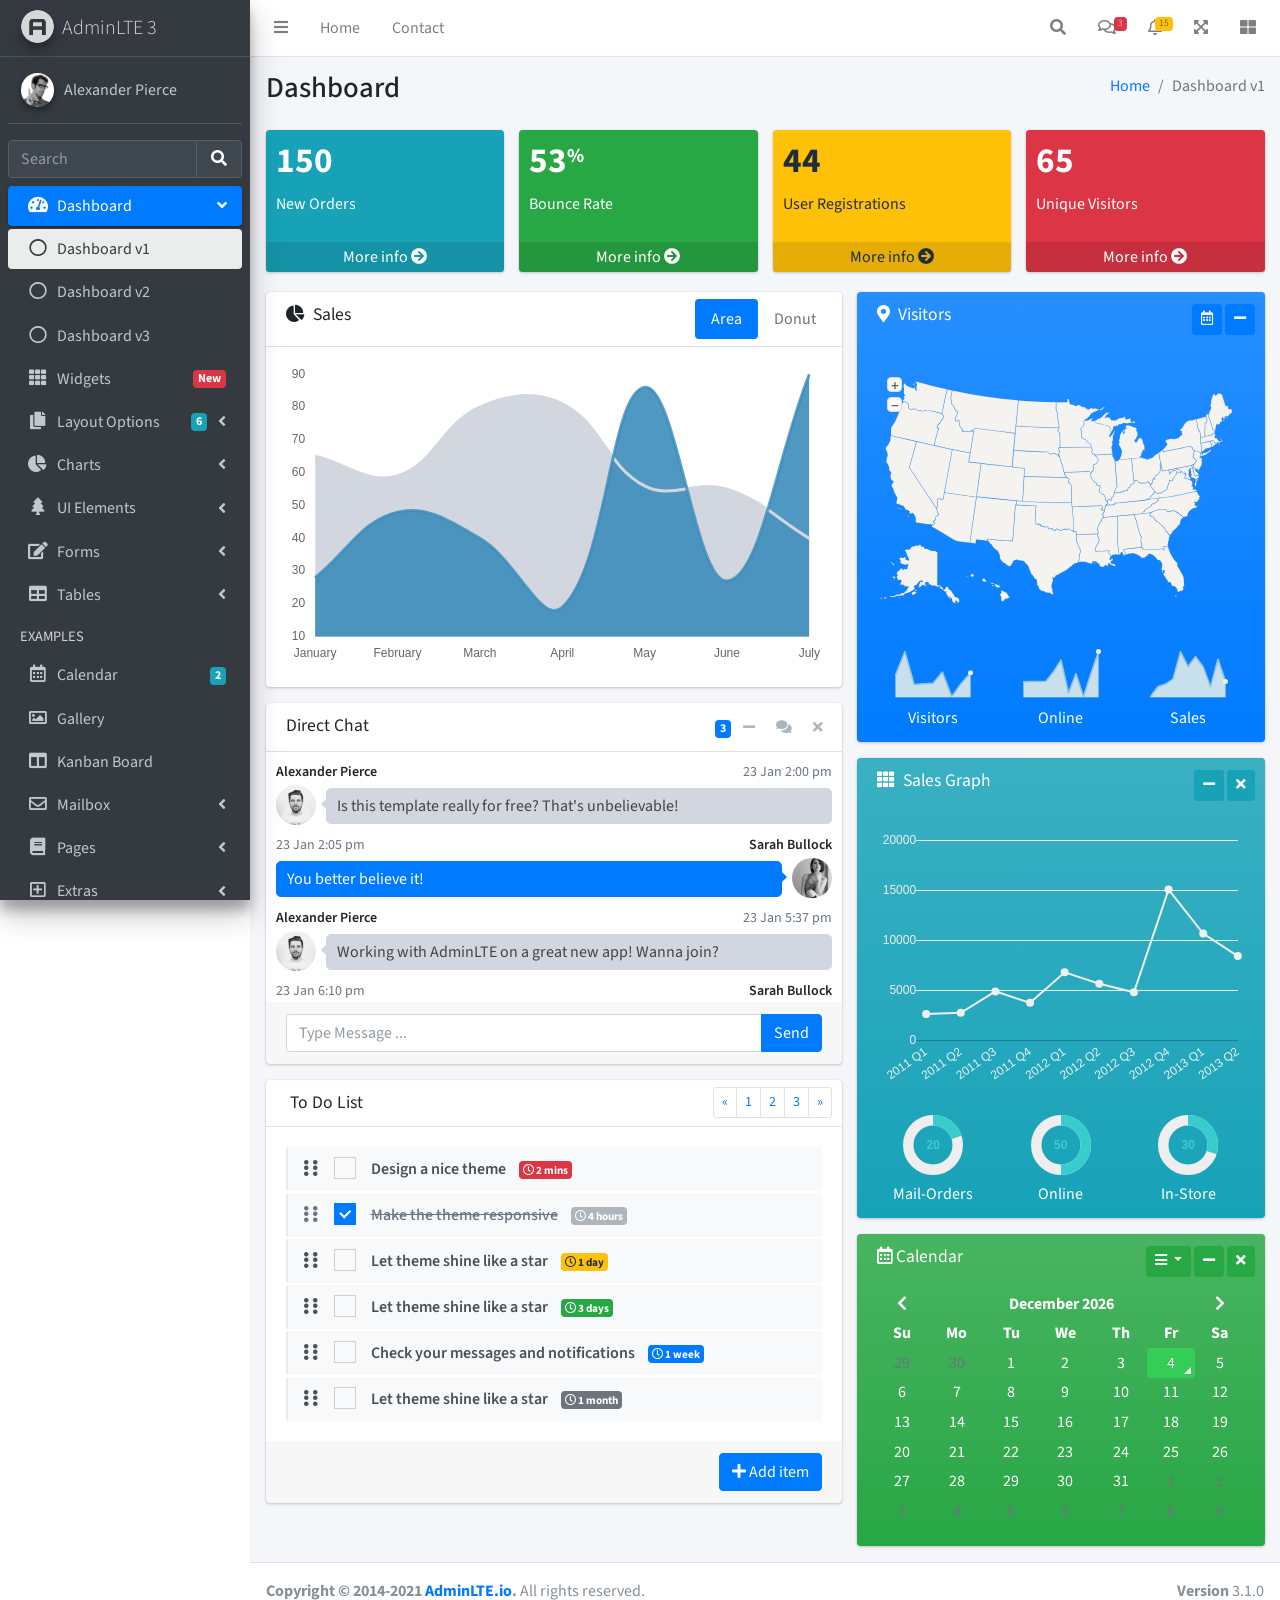
<file: src/main/webapp/resources/admin/index.html>
<!DOCTYPE html>
<html lang="en">
<head>
  <meta charset="utf-8">
  <meta name="viewport" content="width=device-width, initial-scale=1">
  <title>AdminLTE 3 | Dashboard</title>

  <!-- Google Font: Source Sans Pro -->
  <link rel="stylesheet" href="https://fonts.googleapis.com/css?family=Source+Sans+Pro:300,400,400i,700&display=fallback">
  <!-- Font Awesome -->
  <link rel="stylesheet" href="plugins/fontawesome-free/css/all.min.css">
  <!-- Ionicons -->
  <link rel="stylesheet" href="https://code.ionicframework.com/ionicons/2.0.1/css/ionicons.min.css">
  <!-- Tempusdominus Bootstrap 4 -->
  <link rel="stylesheet" href="plugins/tempusdominus-bootstrap-4/css/tempusdominus-bootstrap-4.min.css">
  <!-- iCheck -->
  <link rel="stylesheet" href="plugins/icheck-bootstrap/icheck-bootstrap.min.css">
  <!-- JQVMap -->
  <link rel="stylesheet" href="plugins/jqvmap/jqvmap.min.css">
  <!-- Theme style -->
  <link rel="stylesheet" href="dist/css/adminlte.min.css">
  <!-- overlayScrollbars -->
  <link rel="stylesheet" href="plugins/overlayScrollbars/css/OverlayScrollbars.min.css">
  <!-- Daterange picker -->
  <link rel="stylesheet" href="plugins/daterangepicker/daterangepicker.css">
  <!-- summernote -->
  <link rel="stylesheet" href="plugins/summernote/summernote-bs4.min.css">
</head>
<body class="hold-transition sidebar-mini layout-fixed">
<div class="wrapper">

  <!-- Preloader -->
  <div class="preloader flex-column justify-content-center align-items-center">
    <img class="animation__shake" src="dist/img/AdminLTELogo.png" alt="AdminLTELogo" height="60" width="60">
  </div>

  <!-- Navbar -->
  <nav class="main-header navbar navbar-expand navbar-white navbar-light">
    <!-- Left navbar links -->
    <ul class="navbar-nav">
      <li class="nav-item">
        <a class="nav-link" data-widget="pushmenu" href="#" role="button"><i class="fas fa-bars"></i></a>
      </li>
      <li class="nav-item d-none d-sm-inline-block">
        <a href="index3.html" class="nav-link">Home</a>
      </li>
      <li class="nav-item d-none d-sm-inline-block">
        <a href="#" class="nav-link">Contact</a>
      </li>
    </ul>

    <!-- Right navbar links -->
    <ul class="navbar-nav ml-auto">
      <!-- Navbar Search -->
      <li class="nav-item">
        <a class="nav-link" data-widget="navbar-search" href="#" role="button">
          <i class="fas fa-search"></i>
        </a>
        <div class="navbar-search-block">
          <form class="form-inline">
            <div class="input-group input-group-sm">
              <input class="form-control form-control-navbar" type="search" placeholder="Search" aria-label="Search">
              <div class="input-group-append">
                <button class="btn btn-navbar" type="submit">
                  <i class="fas fa-search"></i>
                </button>
                <button class="btn btn-navbar" type="button" data-widget="navbar-search">
                  <i class="fas fa-times"></i>
                </button>
              </div>
            </div>
          </form>
        </div>
      </li>

      <!-- Messages Dropdown Menu -->
      <li class="nav-item dropdown">
        <a class="nav-link" data-toggle="dropdown" href="#">
          <i class="far fa-comments"></i>
          <span class="badge badge-danger navbar-badge">3</span>
        </a>
        <div class="dropdown-menu dropdown-menu-lg dropdown-menu-right">
          <a href="#" class="dropdown-item">
            <!-- Message Start -->
            <div class="media">
              <img src="dist/img/user1-128x128.jpg" alt="User Avatar" class="img-size-50 mr-3 img-circle">
              <div class="media-body">
                <h3 class="dropdown-item-title">
                  Brad Diesel
                  <span class="float-right text-sm text-danger"><i class="fas fa-star"></i></span>
                </h3>
                <p class="text-sm">Call me whenever you can...</p>
                <p class="text-sm text-muted"><i class="far fa-clock mr-1"></i> 4 Hours Ago</p>
              </div>
            </div>
            <!-- Message End -->
          </a>
          <div class="dropdown-divider"></div>
          <a href="#" class="dropdown-item">
            <!-- Message Start -->
            <div class="media">
              <img src="dist/img/user8-128x128.jpg" alt="User Avatar" class="img-size-50 img-circle mr-3">
              <div class="media-body">
                <h3 class="dropdown-item-title">
                  John Pierce
                  <span class="float-right text-sm text-muted"><i class="fas fa-star"></i></span>
                </h3>
                <p class="text-sm">I got your message bro</p>
                <p class="text-sm text-muted"><i class="far fa-clock mr-1"></i> 4 Hours Ago</p>
              </div>
            </div>
            <!-- Message End -->
          </a>
          <div class="dropdown-divider"></div>
          <a href="#" class="dropdown-item">
            <!-- Message Start -->
            <div class="media">
              <img src="dist/img/user3-128x128.jpg" alt="User Avatar" class="img-size-50 img-circle mr-3">
              <div class="media-body">
                <h3 class="dropdown-item-title">
                  Nora Silvester
                  <span class="float-right text-sm text-warning"><i class="fas fa-star"></i></span>
                </h3>
                <p class="text-sm">The subject goes here</p>
                <p class="text-sm text-muted"><i class="far fa-clock mr-1"></i> 4 Hours Ago</p>
              </div>
            </div>
            <!-- Message End -->
          </a>
          <div class="dropdown-divider"></div>
          <a href="#" class="dropdown-item dropdown-footer">See All Messages</a>
        </div>
      </li>
      <!-- Notifications Dropdown Menu -->
      <li class="nav-item dropdown">
        <a class="nav-link" data-toggle="dropdown" href="#">
          <i class="far fa-bell"></i>
          <span class="badge badge-warning navbar-badge">15</span>
        </a>
        <div class="dropdown-menu dropdown-menu-lg dropdown-menu-right">
          <span class="dropdown-item dropdown-header">15 Notifications</span>
          <div class="dropdown-divider"></div>
          <a href="#" class="dropdown-item">
            <i class="fas fa-envelope mr-2"></i> 4 new messages
            <span class="float-right text-muted text-sm">3 mins</span>
          </a>
          <div class="dropdown-divider"></div>
          <a href="#" class="dropdown-item">
            <i class="fas fa-users mr-2"></i> 8 friend requests
            <span class="float-right text-muted text-sm">12 hours</span>
          </a>
          <div class="dropdown-divider"></div>
          <a href="#" class="dropdown-item">
            <i class="fas fa-file mr-2"></i> 3 new reports
            <span class="float-right text-muted text-sm">2 days</span>
          </a>
          <div class="dropdown-divider"></div>
          <a href="#" class="dropdown-item dropdown-footer">See All Notifications</a>
        </div>
      </li>
      <li class="nav-item">
        <a class="nav-link" data-widget="fullscreen" href="#" role="button">
          <i class="fas fa-expand-arrows-alt"></i>
        </a>
      </li>
      <li class="nav-item">
        <a class="nav-link" data-widget="control-sidebar" data-slide="true" href="#" role="button">
          <i class="fas fa-th-large"></i>
        </a>
      </li>
    </ul>
  </nav>
  <!-- /.navbar -->

  <!-- Main Sidebar Container -->
  <aside class="main-sidebar sidebar-dark-primary elevation-4">
    <!-- Brand Logo -->
    <a href="index3.html" class="brand-link">
      <img src="dist/img/AdminLTELogo.png" alt="AdminLTE Logo" class="brand-image img-circle elevation-3" style="opacity: .8">
      <span class="brand-text font-weight-light">AdminLTE 3</span>
    </a>

    <!-- Sidebar -->
    <div class="sidebar">
      <!-- Sidebar user panel (optional) -->
      <div class="user-panel mt-3 pb-3 mb-3 d-flex">
        <div class="image">
          <img src="dist/img/user2-160x160.jpg" class="img-circle elevation-2" alt="User Image">
        </div>
        <div class="info">
          <a href="#" class="d-block">Alexander Pierce</a>
        </div>
      </div>

      <!-- SidebarSearch Form -->
      <div class="form-inline">
        <div class="input-group" data-widget="sidebar-search">
          <input class="form-control form-control-sidebar" type="search" placeholder="Search" aria-label="Search">
          <div class="input-group-append">
            <button class="btn btn-sidebar">
              <i class="fas fa-search fa-fw"></i>
            </button>
          </div>
        </div>
      </div>

      <!-- Sidebar Menu -->
      <nav class="mt-2">
        <ul class="nav nav-pills nav-sidebar flex-column" data-widget="treeview" role="menu" data-accordion="false">
          <!-- Add icons to the links using the .nav-icon class
               with font-awesome or any other icon font library -->
          <li class="nav-item menu-open">
            <a href="#" class="nav-link active">
              <i class="nav-icon fas fa-tachometer-alt"></i>
              <p>
                Dashboard
                <i class="right fas fa-angle-left"></i>
              </p>
            </a>
            <ul class="nav nav-treeview">
              <li class="nav-item">
                <a href="./index.html" class="nav-link active">
                  <i class="far fa-circle nav-icon"></i>
                  <p>Dashboard v1</p>
                </a>
              </li>
              <li class="nav-item">
                <a href="./index2.html" class="nav-link">
                  <i class="far fa-circle nav-icon"></i>
                  <p>Dashboard v2</p>
                </a>
              </li>
              <li class="nav-item">
                <a href="./index3.html" class="nav-link">
                  <i class="far fa-circle nav-icon"></i>
                  <p>Dashboard v3</p>
                </a>
              </li>
            </ul>
          </li>
          <li class="nav-item">
            <a href="pages/widgets.html" class="nav-link">
              <i class="nav-icon fas fa-th"></i>
              <p>
                Widgets
                <span class="right badge badge-danger">New</span>
              </p>
            </a>
          </li>
          <li class="nav-item">
            <a href="#" class="nav-link">
              <i class="nav-icon fas fa-copy"></i>
              <p>
                Layout Options
                <i class="fas fa-angle-left right"></i>
                <span class="badge badge-info right">6</span>
              </p>
            </a>
            <ul class="nav nav-treeview">
              <li class="nav-item">
                <a href="pages/layout/top-nav.html" class="nav-link">
                  <i class="far fa-circle nav-icon"></i>
                  <p>Top Navigation</p>
                </a>
              </li>
              <li class="nav-item">
                <a href="pages/layout/top-nav-sidebar.html" class="nav-link">
                  <i class="far fa-circle nav-icon"></i>
                  <p>Top Navigation + Sidebar</p>
                </a>
              </li>
              <li class="nav-item">
                <a href="pages/layout/boxed.html" class="nav-link">
                  <i class="far fa-circle nav-icon"></i>
                  <p>Boxed</p>
                </a>
              </li>
              <li class="nav-item">
                <a href="pages/layout/fixed-sidebar.html" class="nav-link">
                  <i class="far fa-circle nav-icon"></i>
                  <p>Fixed Sidebar</p>
                </a>
              </li>
              <li class="nav-item">
                <a href="pages/layout/fixed-sidebar-custom.html" class="nav-link">
                  <i class="far fa-circle nav-icon"></i>
                  <p>Fixed Sidebar <small>+ Custom Area</small></p>
                </a>
              </li>
              <li class="nav-item">
                <a href="pages/layout/fixed-topnav.html" class="nav-link">
                  <i class="far fa-circle nav-icon"></i>
                  <p>Fixed Navbar</p>
                </a>
              </li>
              <li class="nav-item">
                <a href="pages/layout/fixed-footer.html" class="nav-link">
                  <i class="far fa-circle nav-icon"></i>
                  <p>Fixed Footer</p>
                </a>
              </li>
              <li class="nav-item">
                <a href="pages/layout/collapsed-sidebar.html" class="nav-link">
                  <i class="far fa-circle nav-icon"></i>
                  <p>Collapsed Sidebar</p>
                </a>
              </li>
            </ul>
          </li>
          <li class="nav-item">
            <a href="#" class="nav-link">
              <i class="nav-icon fas fa-chart-pie"></i>
              <p>
                Charts
                <i class="right fas fa-angle-left"></i>
              </p>
            </a>
            <ul class="nav nav-treeview">
              <li class="nav-item">
                <a href="pages/charts/chartjs.html" class="nav-link">
                  <i class="far fa-circle nav-icon"></i>
                  <p>ChartJS</p>
                </a>
              </li>
              <li class="nav-item">
                <a href="pages/charts/flot.html" class="nav-link">
                  <i class="far fa-circle nav-icon"></i>
                  <p>Flot</p>
                </a>
              </li>
              <li class="nav-item">
                <a href="pages/charts/inline.html" class="nav-link">
                  <i class="far fa-circle nav-icon"></i>
                  <p>Inline</p>
                </a>
              </li>
              <li class="nav-item">
                <a href="pages/charts/uplot.html" class="nav-link">
                  <i class="far fa-circle nav-icon"></i>
                  <p>uPlot</p>
                </a>
              </li>
            </ul>
          </li>
          <li class="nav-item">
            <a href="#" class="nav-link">
              <i class="nav-icon fas fa-tree"></i>
              <p>
                UI Elements
                <i class="fas fa-angle-left right"></i>
              </p>
            </a>
            <ul class="nav nav-treeview">
              <li class="nav-item">
                <a href="pages/UI/general.html" class="nav-link">
                  <i class="far fa-circle nav-icon"></i>
                  <p>General</p>
                </a>
              </li>
              <li class="nav-item">
                <a href="pages/UI/icons.html" class="nav-link">
                  <i class="far fa-circle nav-icon"></i>
                  <p>Icons</p>
                </a>
              </li>
              <li class="nav-item">
                <a href="pages/UI/buttons.html" class="nav-link">
                  <i class="far fa-circle nav-icon"></i>
                  <p>Buttons</p>
                </a>
              </li>
              <li class="nav-item">
                <a href="pages/UI/sliders.html" class="nav-link">
                  <i class="far fa-circle nav-icon"></i>
                  <p>Sliders</p>
                </a>
              </li>
              <li class="nav-item">
                <a href="pages/UI/modals.html" class="nav-link">
                  <i class="far fa-circle nav-icon"></i>
                  <p>Modals & Alerts</p>
                </a>
              </li>
              <li class="nav-item">
                <a href="pages/UI/navbar.html" class="nav-link">
                  <i class="far fa-circle nav-icon"></i>
                  <p>Navbar & Tabs</p>
                </a>
              </li>
              <li class="nav-item">
                <a href="pages/UI/timeline.html" class="nav-link">
                  <i class="far fa-circle nav-icon"></i>
                  <p>Timeline</p>
                </a>
              </li>
              <li class="nav-item">
                <a href="pages/UI/ribbons.html" class="nav-link">
                  <i class="far fa-circle nav-icon"></i>
                  <p>Ribbons</p>
                </a>
              </li>
            </ul>
          </li>
          <li class="nav-item">
            <a href="#" class="nav-link">
              <i class="nav-icon fas fa-edit"></i>
              <p>
                Forms
                <i class="fas fa-angle-left right"></i>
              </p>
            </a>
            <ul class="nav nav-treeview">
              <li class="nav-item">
                <a href="pages/forms/general.html" class="nav-link">
                  <i class="far fa-circle nav-icon"></i>
                  <p>General Elements</p>
                </a>
              </li>
              <li class="nav-item">
                <a href="pages/forms/advanced.html" class="nav-link">
                  <i class="far fa-circle nav-icon"></i>
                  <p>Advanced Elements</p>
                </a>
              </li>
              <li class="nav-item">
                <a href="pages/forms/editors.html" class="nav-link">
                  <i class="far fa-circle nav-icon"></i>
                  <p>Editors</p>
                </a>
              </li>
              <li class="nav-item">
                <a href="pages/forms/validation.html" class="nav-link">
                  <i class="far fa-circle nav-icon"></i>
                  <p>Validation</p>
                </a>
              </li>
            </ul>
          </li>
          <li class="nav-item">
            <a href="#" class="nav-link">
              <i class="nav-icon fas fa-table"></i>
              <p>
                Tables
                <i class="fas fa-angle-left right"></i>
              </p>
            </a>
            <ul class="nav nav-treeview">
              <li class="nav-item">
                <a href="pages/tables/simple.html" class="nav-link">
                  <i class="far fa-circle nav-icon"></i>
                  <p>Simple Tables</p>
                </a>
              </li>
              <li class="nav-item">
                <a href="pages/tables/data.html" class="nav-link">
                  <i class="far fa-circle nav-icon"></i>
                  <p>DataTables</p>
                </a>
              </li>
              <li class="nav-item">
                <a href="pages/tables/jsgrid.html" class="nav-link">
                  <i class="far fa-circle nav-icon"></i>
                  <p>jsGrid</p>
                </a>
              </li>
            </ul>
          </li>
          <li class="nav-header">EXAMPLES</li>
          <li class="nav-item">
            <a href="pages/calendar.html" class="nav-link">
              <i class="nav-icon far fa-calendar-alt"></i>
              <p>
                Calendar
                <span class="badge badge-info right">2</span>
              </p>
            </a>
          </li>
          <li class="nav-item">
            <a href="pages/gallery.html" class="nav-link">
              <i class="nav-icon far fa-image"></i>
              <p>
                Gallery
              </p>
            </a>
          </li>
          <li class="nav-item">
            <a href="pages/kanban.html" class="nav-link">
              <i class="nav-icon fas fa-columns"></i>
              <p>
                Kanban Board
              </p>
            </a>
          </li>
          <li class="nav-item">
            <a href="#" class="nav-link">
              <i class="nav-icon far fa-envelope"></i>
              <p>
                Mailbox
                <i class="fas fa-angle-left right"></i>
              </p>
            </a>
            <ul class="nav nav-treeview">
              <li class="nav-item">
                <a href="pages/mailbox/mailbox.html" class="nav-link">
                  <i class="far fa-circle nav-icon"></i>
                  <p>Inbox</p>
                </a>
              </li>
              <li class="nav-item">
                <a href="pages/mailbox/compose.html" class="nav-link">
                  <i class="far fa-circle nav-icon"></i>
                  <p>Compose</p>
                </a>
              </li>
              <li class="nav-item">
                <a href="pages/mailbox/read-mail.html" class="nav-link">
                  <i class="far fa-circle nav-icon"></i>
                  <p>Read</p>
                </a>
              </li>
            </ul>
          </li>
          <li class="nav-item">
            <a href="#" class="nav-link">
              <i class="nav-icon fas fa-book"></i>
              <p>
                Pages
                <i class="fas fa-angle-left right"></i>
              </p>
            </a>
            <ul class="nav nav-treeview">
              <li class="nav-item">
                <a href="pages/examples/invoice.html" class="nav-link">
                  <i class="far fa-circle nav-icon"></i>
                  <p>Invoice</p>
                </a>
              </li>
              <li class="nav-item">
                <a href="pages/examples/profile.html" class="nav-link">
                  <i class="far fa-circle nav-icon"></i>
                  <p>Profile</p>
                </a>
              </li>
              <li class="nav-item">
                <a href="pages/examples/e-commerce.html" class="nav-link">
                  <i class="far fa-circle nav-icon"></i>
                  <p>E-commerce</p>
                </a>
              </li>
              <li class="nav-item">
                <a href="pages/examples/projects.html" class="nav-link">
                  <i class="far fa-circle nav-icon"></i>
                  <p>Projects</p>
                </a>
              </li>
              <li class="nav-item">
                <a href="pages/examples/project-add.html" class="nav-link">
                  <i class="far fa-circle nav-icon"></i>
                  <p>Project Add</p>
                </a>
              </li>
              <li class="nav-item">
                <a href="pages/examples/project-edit.html" class="nav-link">
                  <i class="far fa-circle nav-icon"></i>
                  <p>Project Edit</p>
                </a>
              </li>
              <li class="nav-item">
                <a href="pages/examples/project-detail.html" class="nav-link">
                  <i class="far fa-circle nav-icon"></i>
                  <p>Project Detail</p>
                </a>
              </li>
              <li class="nav-item">
                <a href="pages/examples/contacts.html" class="nav-link">
                  <i class="far fa-circle nav-icon"></i>
                  <p>Contacts</p>
                </a>
              </li>
              <li class="nav-item">
                <a href="pages/examples/faq.html" class="nav-link">
                  <i class="far fa-circle nav-icon"></i>
                  <p>FAQ</p>
                </a>
              </li>
              <li class="nav-item">
                <a href="pages/examples/contact-us.html" class="nav-link">
                  <i class="far fa-circle nav-icon"></i>
                  <p>Contact us</p>
                </a>
              </li>
            </ul>
          </li>
          <li class="nav-item">
            <a href="#" class="nav-link">
              <i class="nav-icon far fa-plus-square"></i>
              <p>
                Extras
                <i class="fas fa-angle-left right"></i>
              </p>
            </a>
            <ul class="nav nav-treeview">
              <li class="nav-item">
                <a href="#" class="nav-link">
                  <i class="far fa-circle nav-icon"></i>
                  <p>
                    Login & Register v1
                    <i class="fas fa-angle-left right"></i>
                  </p>
                </a>
                <ul class="nav nav-treeview">
                  <li class="nav-item">
                    <a href="pages/examples/login.html" class="nav-link">
                      <i class="far fa-circle nav-icon"></i>
                      <p>Login v1</p>
                    </a>
                  </li>
                  <li class="nav-item">
                    <a href="pages/examples/register.html" class="nav-link">
                      <i class="far fa-circle nav-icon"></i>
                      <p>Register v1</p>
                    </a>
                  </li>
                  <li class="nav-item">
                    <a href="pages/examples/forgot-password.html" class="nav-link">
                      <i class="far fa-circle nav-icon"></i>
                      <p>Forgot Password v1</p>
                    </a>
                  </li>
                  <li class="nav-item">
                    <a href="pages/examples/recover-password.html" class="nav-link">
                      <i class="far fa-circle nav-icon"></i>
                      <p>Recover Password v1</p>
                    </a>
                  </li>
                </ul>
              </li>
              <li class="nav-item">
                <a href="#" class="nav-link">
                  <i class="far fa-circle nav-icon"></i>
                  <p>
                    Login & Register v2
                    <i class="fas fa-angle-left right"></i>
                  </p>
                </a>
                <ul class="nav nav-treeview">
                  <li class="nav-item">
                    <a href="pages/examples/login-v2.html" class="nav-link">
                      <i class="far fa-circle nav-icon"></i>
                      <p>Login v2</p>
                    </a>
                  </li>
                  <li class="nav-item">
                    <a href="pages/examples/register-v2.html" class="nav-link">
                      <i class="far fa-circle nav-icon"></i>
                      <p>Register v2</p>
                    </a>
                  </li>
                  <li class="nav-item">
                    <a href="pages/examples/forgot-password-v2.html" class="nav-link">
                      <i class="far fa-circle nav-icon"></i>
                      <p>Forgot Password v2</p>
                    </a>
                  </li>
                  <li class="nav-item">
                    <a href="pages/examples/recover-password-v2.html" class="nav-link">
                      <i class="far fa-circle nav-icon"></i>
                      <p>Recover Password v2</p>
                    </a>
                  </li>
                </ul>
              </li>
              <li class="nav-item">
                <a href="pages/examples/lockscreen.html" class="nav-link">
                  <i class="far fa-circle nav-icon"></i>
                  <p>Lockscreen</p>
                </a>
              </li>
              <li class="nav-item">
                <a href="pages/examples/legacy-user-menu.html" class="nav-link">
                  <i class="far fa-circle nav-icon"></i>
                  <p>Legacy User Menu</p>
                </a>
              </li>
              <li class="nav-item">
                <a href="pages/examples/language-menu.html" class="nav-link">
                  <i class="far fa-circle nav-icon"></i>
                  <p>Language Menu</p>
                </a>
              </li>
              <li class="nav-item">
                <a href="pages/examples/404.html" class="nav-link">
                  <i class="far fa-circle nav-icon"></i>
                  <p>Error 404</p>
                </a>
              </li>
              <li class="nav-item">
                <a href="pages/examples/500.html" class="nav-link">
                  <i class="far fa-circle nav-icon"></i>
                  <p>Error 500</p>
                </a>
              </li>
              <li class="nav-item">
                <a href="pages/examples/pace.html" class="nav-link">
                  <i class="far fa-circle nav-icon"></i>
                  <p>Pace</p>
                </a>
              </li>
              <li class="nav-item">
                <a href="pages/examples/blank.html" class="nav-link">
                  <i class="far fa-circle nav-icon"></i>
                  <p>Blank Page</p>
                </a>
              </li>
              <li class="nav-item">
                <a href="starter.html" class="nav-link">
                  <i class="far fa-circle nav-icon"></i>
                  <p>Starter Page</p>
                </a>
              </li>
            </ul>
          </li>
          <li class="nav-item">
            <a href="#" class="nav-link">
              <i class="nav-icon fas fa-search"></i>
              <p>
                Search
                <i class="fas fa-angle-left right"></i>
              </p>
            </a>
            <ul class="nav nav-treeview">
              <li class="nav-item">
                <a href="pages/search/simple.html" class="nav-link">
                  <i class="far fa-circle nav-icon"></i>
                  <p>Simple Search</p>
                </a>
              </li>
              <li class="nav-item">
                <a href="pages/search/enhanced.html" class="nav-link">
                  <i class="far fa-circle nav-icon"></i>
                  <p>Enhanced</p>
                </a>
              </li>
            </ul>
          </li>
          <li class="nav-header">MISCELLANEOUS</li>
          <li class="nav-item">
            <a href="iframe.html" class="nav-link">
              <i class="nav-icon fas fa-ellipsis-h"></i>
              <p>Tabbed IFrame Plugin</p>
            </a>
          </li>
          <li class="nav-item">
            <a href="https://adminlte.io/docs/3.1/" class="nav-link">
              <i class="nav-icon fas fa-file"></i>
              <p>Documentation</p>
            </a>
          </li>
          <li class="nav-header">MULTI LEVEL EXAMPLE</li>
          <li class="nav-item">
            <a href="#" class="nav-link">
              <i class="fas fa-circle nav-icon"></i>
              <p>Level 1</p>
            </a>
          </li>
          <li class="nav-item">
            <a href="#" class="nav-link">
              <i class="nav-icon fas fa-circle"></i>
              <p>
                Level 1
                <i class="right fas fa-angle-left"></i>
              </p>
            </a>
            <ul class="nav nav-treeview">
              <li class="nav-item">
                <a href="#" class="nav-link">
                  <i class="far fa-circle nav-icon"></i>
                  <p>Level 2</p>
                </a>
              </li>
              <li class="nav-item">
                <a href="#" class="nav-link">
                  <i class="far fa-circle nav-icon"></i>
                  <p>
                    Level 2
                    <i class="right fas fa-angle-left"></i>
                  </p>
                </a>
                <ul class="nav nav-treeview">
                  <li class="nav-item">
                    <a href="#" class="nav-link">
                      <i class="far fa-dot-circle nav-icon"></i>
                      <p>Level 3</p>
                    </a>
                  </li>
                  <li class="nav-item">
                    <a href="#" class="nav-link">
                      <i class="far fa-dot-circle nav-icon"></i>
                      <p>Level 3</p>
                    </a>
                  </li>
                  <li class="nav-item">
                    <a href="#" class="nav-link">
                      <i class="far fa-dot-circle nav-icon"></i>
                      <p>Level 3</p>
                    </a>
                  </li>
                </ul>
              </li>
              <li class="nav-item">
                <a href="#" class="nav-link">
                  <i class="far fa-circle nav-icon"></i>
                  <p>Level 2</p>
                </a>
              </li>
            </ul>
          </li>
          <li class="nav-item">
            <a href="#" class="nav-link">
              <i class="fas fa-circle nav-icon"></i>
              <p>Level 1</p>
            </a>
          </li>
          <li class="nav-header">LABELS</li>
          <li class="nav-item">
            <a href="#" class="nav-link">
              <i class="nav-icon far fa-circle text-danger"></i>
              <p class="text">Important</p>
            </a>
          </li>
          <li class="nav-item">
            <a href="#" class="nav-link">
              <i class="nav-icon far fa-circle text-warning"></i>
              <p>Warning</p>
            </a>
          </li>
          <li class="nav-item">
            <a href="#" class="nav-link">
              <i class="nav-icon far fa-circle text-info"></i>
              <p>Informational</p>
            </a>
          </li>
        </ul>
      </nav>
      <!-- /.sidebar-menu -->
    </div>
    <!-- /.sidebar -->
  </aside>

  <!-- Content Wrapper. Contains page content -->
  <div class="content-wrapper">
    <!-- Content Header (Page header) -->
    <div class="content-header">
      <div class="container-fluid">
        <div class="row mb-2">
          <div class="col-sm-6">
            <h1 class="m-0">Dashboard</h1>
          </div><!-- /.col -->
          <div class="col-sm-6">
            <ol class="breadcrumb float-sm-right">
              <li class="breadcrumb-item"><a href="#">Home</a></li>
              <li class="breadcrumb-item active">Dashboard v1</li>
            </ol>
          </div><!-- /.col -->
        </div><!-- /.row -->
      </div><!-- /.container-fluid -->
    </div>
    <!-- /.content-header -->

    <!-- Main content -->
    <section class="content">
      <div class="container-fluid">
        <!-- Small boxes (Stat box) -->
        <div class="row">
          <div class="col-lg-3 col-6">
            <!-- small box -->
            <div class="small-box bg-info">
              <div class="inner">
                <h3>150</h3>

                <p>New Orders</p>
              </div>
              <div class="icon">
                <i class="ion ion-bag"></i>
              </div>
              <a href="#" class="small-box-footer">More info <i class="fas fa-arrow-circle-right"></i></a>
            </div>
          </div>
          <!-- ./col -->
          <div class="col-lg-3 col-6">
            <!-- small box -->
            <div class="small-box bg-success">
              <div class="inner">
                <h3>53<sup style="font-size: 20px">%</sup></h3>

                <p>Bounce Rate</p>
              </div>
              <div class="icon">
                <i class="ion ion-stats-bars"></i>
              </div>
              <a href="#" class="small-box-footer">More info <i class="fas fa-arrow-circle-right"></i></a>
            </div>
          </div>
          <!-- ./col -->
          <div class="col-lg-3 col-6">
            <!-- small box -->
            <div class="small-box bg-warning">
              <div class="inner">
                <h3>44</h3>

                <p>User Registrations</p>
              </div>
              <div class="icon">
                <i class="ion ion-person-add"></i>
              </div>
              <a href="#" class="small-box-footer">More info <i class="fas fa-arrow-circle-right"></i></a>
            </div>
          </div>
          <!-- ./col -->
          <div class="col-lg-3 col-6">
            <!-- small box -->
            <div class="small-box bg-danger">
              <div class="inner">
                <h3>65</h3>

                <p>Unique Visitors</p>
              </div>
              <div class="icon">
                <i class="ion ion-pie-graph"></i>
              </div>
              <a href="#" class="small-box-footer">More info <i class="fas fa-arrow-circle-right"></i></a>
            </div>
          </div>
          <!-- ./col -->
        </div>
        <!-- /.row -->
        <!-- Main row -->
        <div class="row">
          <!-- Left col -->
          <section class="col-lg-7 connectedSortable">
            <!-- Custom tabs (Charts with tabs)-->
            <div class="card">
              <div class="card-header">
                <h3 class="card-title">
                  <i class="fas fa-chart-pie mr-1"></i>
                  Sales
                </h3>
                <div class="card-tools">
                  <ul class="nav nav-pills ml-auto">
                    <li class="nav-item">
                      <a class="nav-link active" href="#revenue-chart" data-toggle="tab">Area</a>
                    </li>
                    <li class="nav-item">
                      <a class="nav-link" href="#sales-chart" data-toggle="tab">Donut</a>
                    </li>
                  </ul>
                </div>
              </div><!-- /.card-header -->
              <div class="card-body">
                <div class="tab-content p-0">
                  <!-- Morris chart - Sales -->
                  <div class="chart tab-pane active" id="revenue-chart"
                       style="position: relative; height: 300px;">
                      <canvas id="revenue-chart-canvas" height="300" style="height: 300px;"></canvas>
                   </div>
                  <div class="chart tab-pane" id="sales-chart" style="position: relative; height: 300px;">
                    <canvas id="sales-chart-canvas" height="300" style="height: 300px;"></canvas>
                  </div>
                </div>
              </div><!-- /.card-body -->
            </div>
            <!-- /.card -->

            <!-- DIRECT CHAT -->
            <div class="card direct-chat direct-chat-primary">
              <div class="card-header">
                <h3 class="card-title">Direct Chat</h3>

                <div class="card-tools">
                  <span title="3 New Messages" class="badge badge-primary">3</span>
                  <button type="button" class="btn btn-tool" data-card-widget="collapse">
                    <i class="fas fa-minus"></i>
                  </button>
                  <button type="button" class="btn btn-tool" title="Contacts" data-widget="chat-pane-toggle">
                    <i class="fas fa-comments"></i>
                  </button>
                  <button type="button" class="btn btn-tool" data-card-widget="remove">
                    <i class="fas fa-times"></i>
                  </button>
                </div>
              </div>
              <!-- /.card-header -->
              <div class="card-body">
                <!-- Conversations are loaded here -->
                <div class="direct-chat-messages">
                  <!-- Message. Default to the left -->
                  <div class="direct-chat-msg">
                    <div class="direct-chat-infos clearfix">
                      <span class="direct-chat-name float-left">Alexander Pierce</span>
                      <span class="direct-chat-timestamp float-right">23 Jan 2:00 pm</span>
                    </div>
                    <!-- /.direct-chat-infos -->
                    <img class="direct-chat-img" src="dist/img/user1-128x128.jpg" alt="message user image">
                    <!-- /.direct-chat-img -->
                    <div class="direct-chat-text">
                      Is this template really for free? That's unbelievable!
                    </div>
                    <!-- /.direct-chat-text -->
                  </div>
                  <!-- /.direct-chat-msg -->

                  <!-- Message to the right -->
                  <div class="direct-chat-msg right">
                    <div class="direct-chat-infos clearfix">
                      <span class="direct-chat-name float-right">Sarah Bullock</span>
                      <span class="direct-chat-timestamp float-left">23 Jan 2:05 pm</span>
                    </div>
                    <!-- /.direct-chat-infos -->
                    <img class="direct-chat-img" src="dist/img/user3-128x128.jpg" alt="message user image">
                    <!-- /.direct-chat-img -->
                    <div class="direct-chat-text">
                      You better believe it!
                    </div>
                    <!-- /.direct-chat-text -->
                  </div>
                  <!-- /.direct-chat-msg -->

                  <!-- Message. Default to the left -->
                  <div class="direct-chat-msg">
                    <div class="direct-chat-infos clearfix">
                      <span class="direct-chat-name float-left">Alexander Pierce</span>
                      <span class="direct-chat-timestamp float-right">23 Jan 5:37 pm</span>
                    </div>
                    <!-- /.direct-chat-infos -->
                    <img class="direct-chat-img" src="dist/img/user1-128x128.jpg" alt="message user image">
                    <!-- /.direct-chat-img -->
                    <div class="direct-chat-text">
                      Working with AdminLTE on a great new app! Wanna join?
                    </div>
                    <!-- /.direct-chat-text -->
                  </div>
                  <!-- /.direct-chat-msg -->

                  <!-- Message to the right -->
                  <div class="direct-chat-msg right">
                    <div class="direct-chat-infos clearfix">
                      <span class="direct-chat-name float-right">Sarah Bullock</span>
                      <span class="direct-chat-timestamp float-left">23 Jan 6:10 pm</span>
                    </div>
                    <!-- /.direct-chat-infos -->
                    <img class="direct-chat-img" src="dist/img/user3-128x128.jpg" alt="message user image">
                    <!-- /.direct-chat-img -->
                    <div class="direct-chat-text">
                      I would love to.
                    </div>
                    <!-- /.direct-chat-text -->
                  </div>
                  <!-- /.direct-chat-msg -->

                </div>
                <!--/.direct-chat-messages-->

                <!-- Contacts are loaded here -->
                <div class="direct-chat-contacts">
                  <ul class="contacts-list">
                    <li>
                      <a href="#">
                        <img class="contacts-list-img" src="dist/img/user1-128x128.jpg" alt="User Avatar">

                        <div class="contacts-list-info">
                          <span class="contacts-list-name">
                            Count Dracula
                            <small class="contacts-list-date float-right">2/28/2015</small>
                          </span>
                          <span class="contacts-list-msg">How have you been? I was...</span>
                        </div>
                        <!-- /.contacts-list-info -->
                      </a>
                    </li>
                    <!-- End Contact Item -->
                    <li>
                      <a href="#">
                        <img class="contacts-list-img" src="dist/img/user7-128x128.jpg" alt="User Avatar">

                        <div class="contacts-list-info">
                          <span class="contacts-list-name">
                            Sarah Doe
                            <small class="contacts-list-date float-right">2/23/2015</small>
                          </span>
                          <span class="contacts-list-msg">I will be waiting for...</span>
                        </div>
                        <!-- /.contacts-list-info -->
                      </a>
                    </li>
                    <!-- End Contact Item -->
                    <li>
                      <a href="#">
                        <img class="contacts-list-img" src="dist/img/user3-128x128.jpg" alt="User Avatar">

                        <div class="contacts-list-info">
                          <span class="contacts-list-name">
                            Nadia Jolie
                            <small class="contacts-list-date float-right">2/20/2015</small>
                          </span>
                          <span class="contacts-list-msg">I'll call you back at...</span>
                        </div>
                        <!-- /.contacts-list-info -->
                      </a>
                    </li>
                    <!-- End Contact Item -->
                    <li>
                      <a href="#">
                        <img class="contacts-list-img" src="dist/img/user5-128x128.jpg" alt="User Avatar">

                        <div class="contacts-list-info">
                          <span class="contacts-list-name">
                            Nora S. Vans
                            <small class="contacts-list-date float-right">2/10/2015</small>
                          </span>
                          <span class="contacts-list-msg">Where is your new...</span>
                        </div>
                        <!-- /.contacts-list-info -->
                      </a>
                    </li>
                    <!-- End Contact Item -->
                    <li>
                      <a href="#">
                        <img class="contacts-list-img" src="dist/img/user6-128x128.jpg" alt="User Avatar">

                        <div class="contacts-list-info">
                          <span class="contacts-list-name">
                            John K.
                            <small class="contacts-list-date float-right">1/27/2015</small>
                          </span>
                          <span class="contacts-list-msg">Can I take a look at...</span>
                        </div>
                        <!-- /.contacts-list-info -->
                      </a>
                    </li>
                    <!-- End Contact Item -->
                    <li>
                      <a href="#">
                        <img class="contacts-list-img" src="dist/img/user8-128x128.jpg" alt="User Avatar">

                        <div class="contacts-list-info">
                          <span class="contacts-list-name">
                            Kenneth M.
                            <small class="contacts-list-date float-right">1/4/2015</small>
                          </span>
                          <span class="contacts-list-msg">Never mind I found...</span>
                        </div>
                        <!-- /.contacts-list-info -->
                      </a>
                    </li>
                    <!-- End Contact Item -->
                  </ul>
                  <!-- /.contacts-list -->
                </div>
                <!-- /.direct-chat-pane -->
              </div>
              <!-- /.card-body -->
              <div class="card-footer">
                <form action="#" method="post">
                  <div class="input-group">
                    <input type="text" name="message" placeholder="Type Message ..." class="form-control">
                    <span class="input-group-append">
                      <button type="button" class="btn btn-primary">Send</button>
                    </span>
                  </div>
                </form>
              </div>
              <!-- /.card-footer-->
            </div>
            <!--/.direct-chat -->

            <!-- TO DO List -->
            <div class="card">
              <div class="card-header">
                <h3 class="card-title">
                  <i class="ion ion-clipboard mr-1"></i>
                  To Do List
                </h3>

                <div class="card-tools">
                  <ul class="pagination pagination-sm">
                    <li class="page-item"><a href="#" class="page-link">&laquo;</a></li>
                    <li class="page-item"><a href="#" class="page-link">1</a></li>
                    <li class="page-item"><a href="#" class="page-link">2</a></li>
                    <li class="page-item"><a href="#" class="page-link">3</a></li>
                    <li class="page-item"><a href="#" class="page-link">&raquo;</a></li>
                  </ul>
                </div>
              </div>
              <!-- /.card-header -->
              <div class="card-body">
                <ul class="todo-list" data-widget="todo-list">
                  <li>
                    <!-- drag handle -->
                    <span class="handle">
                      <i class="fas fa-ellipsis-v"></i>
                      <i class="fas fa-ellipsis-v"></i>
                    </span>
                    <!-- checkbox -->
                    <div  class="icheck-primary d-inline ml-2">
                      <input type="checkbox" value="" name="todo1" id="todoCheck1">
                      <label for="todoCheck1"></label>
                    </div>
                    <!-- todo text -->
                    <span class="text">Design a nice theme</span>
                    <!-- Emphasis label -->
                    <small class="badge badge-danger"><i class="far fa-clock"></i> 2 mins</small>
                    <!-- General tools such as edit or delete-->
                    <div class="tools">
                      <i class="fas fa-edit"></i>
                      <i class="fas fa-trash-o"></i>
                    </div>
                  </li>
                  <li>
                    <span class="handle">
                      <i class="fas fa-ellipsis-v"></i>
                      <i class="fas fa-ellipsis-v"></i>
                    </span>
                    <div  class="icheck-primary d-inline ml-2">
                      <input type="checkbox" value="" name="todo2" id="todoCheck2" checked>
                      <label for="todoCheck2"></label>
                    </div>
                    <span class="text">Make the theme responsive</span>
                    <small class="badge badge-info"><i class="far fa-clock"></i> 4 hours</small>
                    <div class="tools">
                      <i class="fas fa-edit"></i>
                      <i class="fas fa-trash-o"></i>
                    </div>
                  </li>
                  <li>
                    <span class="handle">
                      <i class="fas fa-ellipsis-v"></i>
                      <i class="fas fa-ellipsis-v"></i>
                    </span>
                    <div  class="icheck-primary d-inline ml-2">
                      <input type="checkbox" value="" name="todo3" id="todoCheck3">
                      <label for="todoCheck3"></label>
                    </div>
                    <span class="text">Let theme shine like a star</span>
                    <small class="badge badge-warning"><i class="far fa-clock"></i> 1 day</small>
                    <div class="tools">
                      <i class="fas fa-edit"></i>
                      <i class="fas fa-trash-o"></i>
                    </div>
                  </li>
                  <li>
                    <span class="handle">
                      <i class="fas fa-ellipsis-v"></i>
                      <i class="fas fa-ellipsis-v"></i>
                    </span>
                    <div  class="icheck-primary d-inline ml-2">
                      <input type="checkbox" value="" name="todo4" id="todoCheck4">
                      <label for="todoCheck4"></label>
                    </div>
                    <span class="text">Let theme shine like a star</span>
                    <small class="badge badge-success"><i class="far fa-clock"></i> 3 days</small>
                    <div class="tools">
                      <i class="fas fa-edit"></i>
                      <i class="fas fa-trash-o"></i>
                    </div>
                  </li>
                  <li>
                    <span class="handle">
                      <i class="fas fa-ellipsis-v"></i>
                      <i class="fas fa-ellipsis-v"></i>
                    </span>
                    <div  class="icheck-primary d-inline ml-2">
                      <input type="checkbox" value="" name="todo5" id="todoCheck5">
                      <label for="todoCheck5"></label>
                    </div>
                    <span class="text">Check your messages and notifications</span>
                    <small class="badge badge-primary"><i class="far fa-clock"></i> 1 week</small>
                    <div class="tools">
                      <i class="fas fa-edit"></i>
                      <i class="fas fa-trash-o"></i>
                    </div>
                  </li>
                  <li>
                    <span class="handle">
                      <i class="fas fa-ellipsis-v"></i>
                      <i class="fas fa-ellipsis-v"></i>
                    </span>
                    <div  class="icheck-primary d-inline ml-2">
                      <input type="checkbox" value="" name="todo6" id="todoCheck6">
                      <label for="todoCheck6"></label>
                    </div>
                    <span class="text">Let theme shine like a star</span>
                    <small class="badge badge-secondary"><i class="far fa-clock"></i> 1 month</small>
                    <div class="tools">
                      <i class="fas fa-edit"></i>
                      <i class="fas fa-trash-o"></i>
                    </div>
                  </li>
                </ul>
              </div>
              <!-- /.card-body -->
              <div class="card-footer clearfix">
                <button type="button" class="btn btn-primary float-right"><i class="fas fa-plus"></i> Add item</button>
              </div>
            </div>
            <!-- /.card -->
          </section>
          <!-- /.Left col -->
          <!-- right col (We are only adding the ID to make the widgets sortable)-->
          <section class="col-lg-5 connectedSortable">

            <!-- Map card -->
            <div class="card bg-gradient-primary">
              <div class="card-header border-0">
                <h3 class="card-title">
                  <i class="fas fa-map-marker-alt mr-1"></i>
                  Visitors
                </h3>
                <!-- card tools -->
                <div class="card-tools">
                  <button type="button" class="btn btn-primary btn-sm daterange" title="Date range">
                    <i class="far fa-calendar-alt"></i>
                  </button>
                  <button type="button" class="btn btn-primary btn-sm" data-card-widget="collapse" title="Collapse">
                    <i class="fas fa-minus"></i>
                  </button>
                </div>
                <!-- /.card-tools -->
              </div>
              <div class="card-body">
                <div id="world-map" style="height: 250px; width: 100%;"></div>
              </div>
              <!-- /.card-body-->
              <div class="card-footer bg-transparent">
                <div class="row">
                  <div class="col-4 text-center">
                    <div id="sparkline-1"></div>
                    <div class="text-white">Visitors</div>
                  </div>
                  <!-- ./col -->
                  <div class="col-4 text-center">
                    <div id="sparkline-2"></div>
                    <div class="text-white">Online</div>
                  </div>
                  <!-- ./col -->
                  <div class="col-4 text-center">
                    <div id="sparkline-3"></div>
                    <div class="text-white">Sales</div>
                  </div>
                  <!-- ./col -->
                </div>
                <!-- /.row -->
              </div>
            </div>
            <!-- /.card -->

            <!-- solid sales graph -->
            <div class="card bg-gradient-info">
              <div class="card-header border-0">
                <h3 class="card-title">
                  <i class="fas fa-th mr-1"></i>
                  Sales Graph
                </h3>

                <div class="card-tools">
                  <button type="button" class="btn bg-info btn-sm" data-card-widget="collapse">
                    <i class="fas fa-minus"></i>
                  </button>
                  <button type="button" class="btn bg-info btn-sm" data-card-widget="remove">
                    <i class="fas fa-times"></i>
                  </button>
                </div>
              </div>
              <div class="card-body">
                <canvas class="chart" id="line-chart" style="min-height: 250px; height: 250px; max-height: 250px; max-width: 100%;"></canvas>
              </div>
              <!-- /.card-body -->
              <div class="card-footer bg-transparent">
                <div class="row">
                  <div class="col-4 text-center">
                    <input type="text" class="knob" data-readonly="true" value="20" data-width="60" data-height="60"
                           data-fgColor="#39CCCC">

                    <div class="text-white">Mail-Orders</div>
                  </div>
                  <!-- ./col -->
                  <div class="col-4 text-center">
                    <input type="text" class="knob" data-readonly="true" value="50" data-width="60" data-height="60"
                           data-fgColor="#39CCCC">

                    <div class="text-white">Online</div>
                  </div>
                  <!-- ./col -->
                  <div class="col-4 text-center">
                    <input type="text" class="knob" data-readonly="true" value="30" data-width="60" data-height="60"
                           data-fgColor="#39CCCC">

                    <div class="text-white">In-Store</div>
                  </div>
                  <!-- ./col -->
                </div>
                <!-- /.row -->
              </div>
              <!-- /.card-footer -->
            </div>
            <!-- /.card -->

            <!-- Calendar -->
            <div class="card bg-gradient-success">
              <div class="card-header border-0">

                <h3 class="card-title">
                  <i class="far fa-calendar-alt"></i>
                  Calendar
                </h3>
                <!-- tools card -->
                <div class="card-tools">
                  <!-- button with a dropdown -->
                  <div class="btn-group">
                    <button type="button" class="btn btn-success btn-sm dropdown-toggle" data-toggle="dropdown" data-offset="-52">
                      <i class="fas fa-bars"></i>
                    </button>
                    <div class="dropdown-menu" role="menu">
                      <a href="#" class="dropdown-item">Add new event</a>
                      <a href="#" class="dropdown-item">Clear events</a>
                      <div class="dropdown-divider"></div>
                      <a href="#" class="dropdown-item">View calendar</a>
                    </div>
                  </div>
                  <button type="button" class="btn btn-success btn-sm" data-card-widget="collapse">
                    <i class="fas fa-minus"></i>
                  </button>
                  <button type="button" class="btn btn-success btn-sm" data-card-widget="remove">
                    <i class="fas fa-times"></i>
                  </button>
                </div>
                <!-- /. tools -->
              </div>
              <!-- /.card-header -->
              <div class="card-body pt-0">
                <!--The calendar -->
                <div id="calendar" style="width: 100%"></div>
              </div>
              <!-- /.card-body -->
            </div>
            <!-- /.card -->
          </section>
          <!-- right col -->
        </div>
        <!-- /.row (main row) -->
      </div><!-- /.container-fluid -->
    </section>
    <!-- /.content -->
  </div>
  <!-- /.content-wrapper -->
  <footer class="main-footer">
    <strong>Copyright &copy; 2014-2021 <a href="https://adminlte.io">AdminLTE.io</a>.</strong>
    All rights reserved.
    <div class="float-right d-none d-sm-inline-block">
      <b>Version</b> 3.1.0
    </div>
  </footer>

  <!-- Control Sidebar -->
  <aside class="control-sidebar control-sidebar-dark">
    <!-- Control sidebar content goes here -->
  </aside>
  <!-- /.control-sidebar -->
</div>
<!-- ./wrapper -->

<!-- jQuery -->
<script src="plugins/jquery/jquery.min.js"></script>
<!-- jQuery UI 1.11.4 -->
<script src="plugins/jquery-ui/jquery-ui.min.js"></script>
<!-- Resolve conflict in jQuery UI tooltip with Bootstrap tooltip -->
<script>
  $.widget.bridge('uibutton', $.ui.button)
</script>
<!-- Bootstrap 4 -->
<script src="plugins/bootstrap/js/bootstrap.bundle.min.js"></script>
<!-- ChartJS -->
<script src="plugins/chart.js/Chart.min.js"></script>
<!-- Sparkline -->
<script src="plugins/sparklines/sparkline.js"></script>
<!-- JQVMap -->
<script src="plugins/jqvmap/jquery.vmap.min.js"></script>
<script src="plugins/jqvmap/maps/jquery.vmap.usa.js"></script>
<!-- jQuery Knob Chart -->
<script src="plugins/jquery-knob/jquery.knob.min.js"></script>
<!-- daterangepicker -->
<script src="plugins/moment/moment.min.js"></script>
<script src="plugins/daterangepicker/daterangepicker.js"></script>
<!-- Tempusdominus Bootstrap 4 -->
<script src="plugins/tempusdominus-bootstrap-4/js/tempusdominus-bootstrap-4.min.js"></script>
<!-- Summernote -->
<script src="plugins/summernote/summernote-bs4.min.js"></script>
<!-- overlayScrollbars -->
<script src="plugins/overlayScrollbars/js/jquery.overlayScrollbars.min.js"></script>
<!-- AdminLTE App -->
<script src="dist/js/adminlte.js"></script>
<!-- AdminLTE for demo purposes -->
<script src="dist/js/demo.js"></script>
<!-- AdminLTE dashboard demo (This is only for demo purposes) -->
<script src="dist/js/pages/dashboard.js"></script>
</body>
</html>
</file>
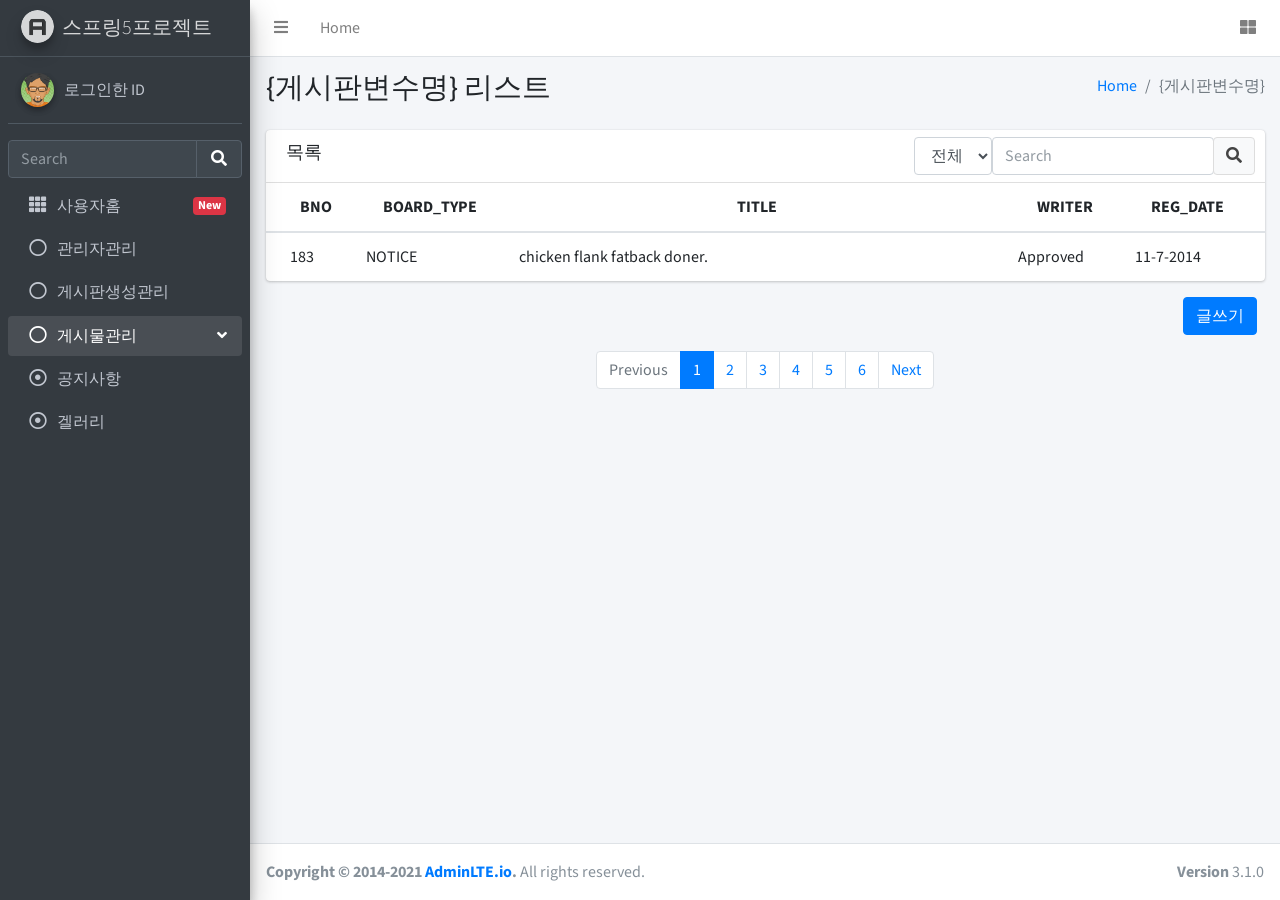
<file: src/main/webapp/resources/admin/board_list.html>
<!DOCTYPE html>
<html lang="ko">
<head>
  <meta charset="utf-8">
  <meta name="viewport" content="width=device-width, initial-scale=1">
  <title>AdminLTE 3 | 대시보드</title>
  <!-- Google Font: Source Sans Pro 구글웹폰트 -->
  <link rel="stylesheet" href="https://fonts.googleapis.com/css?family=Source+Sans+Pro:300,400,400i,700&display=fallback">
  <!-- Font Awesome 폰트어썸 -->
  <link rel="stylesheet" href="plugins/fontawesome-free/css/all.min.css">
  <!-- Tempusdominus Bootstrap 4 부트스트랩4 -->
  <link rel="stylesheet" href="plugins/tempusdominus-bootstrap-4/css/tempusdominus-bootstrap-4.min.css">
  <!-- Theme style AdminLTE 테마스타일 -->
  <link rel="stylesheet" href="dist/css/adminlte.min.css">
  <!-- overlayScrollbars 왼쪽스크롤메뉴 -->
  <link rel="stylesheet" href="plugins/overlayScrollbars/css/OverlayScrollbars.min.css">
  <!-- summernote 웹에디터 -->
  <link rel="stylesheet" href="plugins/summernote/summernote-bs4.min.css">
</head>
<body class="hold-transition sidebar-mini layout-fixed">
<div class="wrapper">

  <!-- Preloader A로고 로딩중...표시 -->
  <div class="preloader flex-column justify-content-center align-items-center">
    <img class="animation__shake" src="dist/img/AdminLTELogo.png" alt="AdminLTELogo" height="60" width="60">
  </div>

  <!-- Navbar 햄버거메뉴 라인 부분 -->
  <nav class="main-header navbar navbar-expand navbar-white navbar-light">
    <!-- Left navbar links 왼쪽 햄버거 메뉴와 Home링크메뉴 -->
    <ul class="navbar-nav">
      <li class="nav-item"> 
        <a class="nav-link" data-widget="pushmenu" href="#" role="button"><i class="fas fa-bars"></i></a>
      </li>
      <li class="nav-item d-none d-sm-inline-block">
        <a href="home.html" class="nav-link">Home</a>
      </li>
    </ul>
    <!-- Right navbar links 오른쪽 아이콘 메뉴 -->
    <ul class="navbar-nav ml-auto">
     
      <li class="nav-item">
        <a class="nav-link" data-widget="control-sidebar" data-slide="true" href="#" role="button">
          <i class="fas fa-th-large"></i>
        </a>
      </li>
    </ul>
  </nav>
  <!-- /.navbar -->

  <!-- Main Sidebar Container 왼쪽 사이드메뉴내용 -->
  <aside class="main-sidebar sidebar-dark-primary elevation-4">
    <!-- Brand Logo -->
    <a href="home.html" class="brand-link">
      <img src="dist/img/AdminLTELogo.png" alt="AdminLTE Logo" class="brand-image img-circle elevation-3" style="opacity: .8">
      <span class="brand-text font-weight-light">스프링5프로젝트</span>
    </a>

    <!-- Sidebar -->
    <div class="sidebar">
      <!-- Sidebar user panel (optional) 로그인한 정보 -->
      <div class="user-panel mt-3 pb-3 mb-3 d-flex">
        <div class="image">
          <img src="dist/img/avatar4.png" class="img-circle elevation-2" alt="User Image">
        </div>
        <div class="info">
          <a href="#" class="d-block">로그인한 ID</a>
        </div>
      </div>

      <!-- SidebarSearch Form 검색폼 -->
      <div class="form-inline">
        <div class="input-group" data-widget="sidebar-search">
          <input class="form-control form-control-sidebar" type="search" placeholder="Search" aria-label="Search">
          <div class="input-group-append">
            <button class="btn btn-sidebar">
              <i class="fas fa-search fa-fw"></i>
            </button>
          </div>
        </div>
      </div>

      <!-- Sidebar Menu 메뉴시작 -->
      <nav class="mt-2">
        <ul class="nav nav-pills nav-sidebar flex-column" data-widget="treeview" role="menu" data-accordion="false">
          <!-- Add icons to the links using the .nav-icon class
               with font-awesome or any other icon font library -->
          
          <li class="nav-item">
            <a href="/" class="nav-link">
              <i class="nav-icon fas fa-th"></i>
              <p>
                사용자홈
                <span class="right badge badge-danger">New</span>
              </p>
            </a>
          </li>
          <li class="nav-item">
            <a href="#" class="nav-link">
              <i class="far fa-circle nav-icon"></i>
              <p>관리자관리</p>
            </a>
          </li>
          <li class="nav-item">
            <a href="#" class="nav-link">
              <i class="far fa-circle nav-icon"></i>
              <p>게시판생성관리</p>
            </a>
          </li>
          <li class="nav-item menu-open">
            <a href="#" class="nav-link">
              <i class="far fa-circle nav-icon"></i>
              <p>게시물관리
                <i class="right fas fa-angle-left"></i>
              </p>
            </a>
            <ul class="nav nav-treeview">
              <!-- 위 게시판 생성관리에서 만든 게시판 개수에 따라서 자동 증가(아래) -->
              <li class="nav-item">
                <a href="board_list.html" class="nav-link">
                  <i class="far fa-dot-circle nav-icon"></i>
                  <p>공지사항</p>
                </a>
              </li>
              <li class="nav-item">
                <a href="board_list.html" class="nav-link">
                  <i class="far fa-dot-circle nav-icon"></i>
                  <p>겔러리</p>
                </a>
              </li>
            </ul>
          </li>
          
        </ul>
      </nav>
      <!-- /.sidebar-menu -->
    </div>
    <!-- /.sidebar -->
  </aside>

  <!-- Content Wrapper. Contains page content -->
  <div class="content-wrapper">
    <!-- Content Header (Page header) -->
    <div class="content-header">
      <div class="container-fluid">
        <div class="row mb-2">
          <div class="col-sm-6">
            <h1 class="m-0">{게시판변수명} 리스트</h1>
          </div><!-- /.col -->
          <div class="col-sm-6">
            <ol class="breadcrumb float-sm-right">
              <li class="breadcrumb-item"><a href="#">Home</a></li>
              <li class="breadcrumb-item active">{게시판변수명}</li>
            </ol>
          </div><!-- /.col -->
        </div><!-- /.row -->
      </div><!-- /.container-fluid -->
    </div>
    <!-- /.content-header -->

    <!-- Main content -->
    <section class="content">
      <div class="container-fluid">
        <!-- 콘텐츠 내용 -->
        <div class="card">
          <div class="card-header">
            <h3 class="card-title">목록</h3>

            <div class="card-tools">
              <!-- 내용검색 폼 -->
              <div class="input-group input-group-md">
                <form name="form_search" action="board_list.html" method="GET" class="form-horizontal">
                  <select name="search_type" class="form-control float-left" style="width: inherit;">
                    <option>전체</option>
                    <option>제목</option>
                    <option>내용</option>
                  </select>  
                  <input type="text" name="table_search" class="form-control float-left" placeholder="Search" style="width: inherit;">
                  <div class="input-group-append float-left" style="width: inherit;">
                    <button type="submit" class="btn btn-default">
                      <i class="fas fa-search"></i>
                    </button>
                  </div>                                
                </form>
              </div>
              <!-- //내용검색 폼 -->
            </div>
          </div>
          <!-- /.card-header -->
          <div class="card-body table-responsive p-0">
            <table class="table table-hover">
              <!-- 줄바꿈않할때 다음 클래스추가 text-nowrap  -->
              <thead>
                <tr>
                  <th class="text-center">BNO</th>
                  <th class="text-center">BOARD_TYPE</th>
                  <th class="text-center col-6">TITLE</th>
                  <th class="text-center">WRITER</th>
                  <th class="text-center">REG_DATE</th>
                </tr>
              </thead>
              <tbody>
                <!-- 아래 링크주소에 jsp에서 프로그램처리예정 -->
                <tr style="cursor: pointer;" onclick="location.replace('board_view.html?bno=183');">
                  <td>183</td>
                  <td>NOTICE</td>
                  <td>chicken flank fatback doner.</td>
                  <td><span class="tag tag-success">Approved</span></td>
                  <td>11-7-2014</td>
                </tr>
                
              </tbody>
            </table>
          </div>
          <!-- /.card-body -->
        </div>
        <!-- //콘텐츠 내용 -->
        <!-- 페이징 처리 -->
        <div class="col-12 text-right">
          <a href="board_write.html" class="btn btn-primary mb-3">글쓰기</a>
          <ul class="pagination justify-content-center">
              <li class="paginate_button page-item previous disabled" id="example2_previous">
                <a href="#" aria-controls="example2" data-dt-idx="0" tabindex="0" class="page-link">Previous</a>
              </li>
              <li class="paginate_button page-item active">
                <a href="#" aria-controls="example2" data-dt-idx="1" tabindex="0" class="page-link">1</a>
              </li>
              <li class="paginate_button page-item ">
                <a href="#" aria-controls="example2" data-dt-idx="2" tabindex="0" class="page-link">2</a>
              </li>
              <li class="paginate_button page-item ">
                <a href="#" aria-controls="example2" data-dt-idx="3" tabindex="0" class="page-link">3</a>
              </li>
              <li class="paginate_button page-item ">
                <a href="#" aria-controls="example2" data-dt-idx="4" tabindex="0" class="page-link">4</a>
              </li>
              <li class="paginate_button page-item ">
                <a href="#" aria-controls="example2" data-dt-idx="5" tabindex="0" class="page-link">5</a>
              </li>
              <li class="paginate_button page-item ">
                <a href="#" aria-controls="example2" data-dt-idx="6" tabindex="0" class="page-link">6</a>
              </li>
              <li class="paginate_button page-item next" id="example2_next">
                <a href="#" aria-controls="example2" data-dt-idx="7" tabindex="0" class="page-link">Next</a>
              </li>
          </ul>
        </div>
        <!-- //페이징 처리 -->
      </div><!-- /.container-fluid -->
    </section>
    <!-- /.content -->
  </div>
  <!-- /.content-wrapper -->
  
  <footer class="main-footer">
    <strong>Copyright &copy; 2014-2021 <a href="https://adminlte.io">AdminLTE.io</a>.</strong>
    All rights reserved.
    <div class="float-right d-none d-sm-inline-block">
      <b>Version</b> 3.1.0
    </div>
  </footer>

  <!-- Control Sidebar 오른쪽 바둑판베뉴클릭시 나오는 내용 -->
  <aside class="control-sidebar control-sidebar-dark">
    <!-- demo.js에서 출력할 내용이 존재, demo.js사용않함. -->
    <div class="text-center mt-4">
    <h5>로그아웃</h5><hr class="mb-2"/>
    <button type="button" class="btn btn-primary" id="btn_logout">로그아웃</button>
    </div>
  </aside>
  <!-- /.control-sidebar -->
</div>
<!-- ./wrapper -->
<!-- jQuery 제이쿼리 코어 -->
<script src="plugins/jquery/jquery.min.js"></script>
<!-- jQuery UI 1.11.4 제이쿼리 UI코어 -->
<script src="plugins/jquery-ui/jquery-ui.min.js"></script>
<!-- Resolve conflict in jQuery UI tooltip with Bootstrap tooltip -->
<script>
  $.widget.bridge('uibutton', $.ui.button)
</script>
<!-- Bootstrap 4 부트스트랩4 코어 -->
<script src="plugins/bootstrap/js/bootstrap.bundle.min.js"></script>
<!-- Summernote 섬머노트웹에디터 코어 -->
<script src="plugins/summernote/summernote-bs4.min.js"></script>
<!-- overlayScrollbars 왼쪽스크롤메뉴 코어 -->
<script src="plugins/overlayScrollbars/js/jquery.overlayScrollbars.min.js"></script>
<!-- AdminLTE App AdminLTE코어 -->
<script src="dist/js/adminlte.js"></script>
<!-- AdminLTE for demo purposes 오른쪽메뉴-로그아웃사용 코어: 사용안함. -->
<!-- <script src="dist/js/demo.js"></script> -->
</body>
</html>
</file>
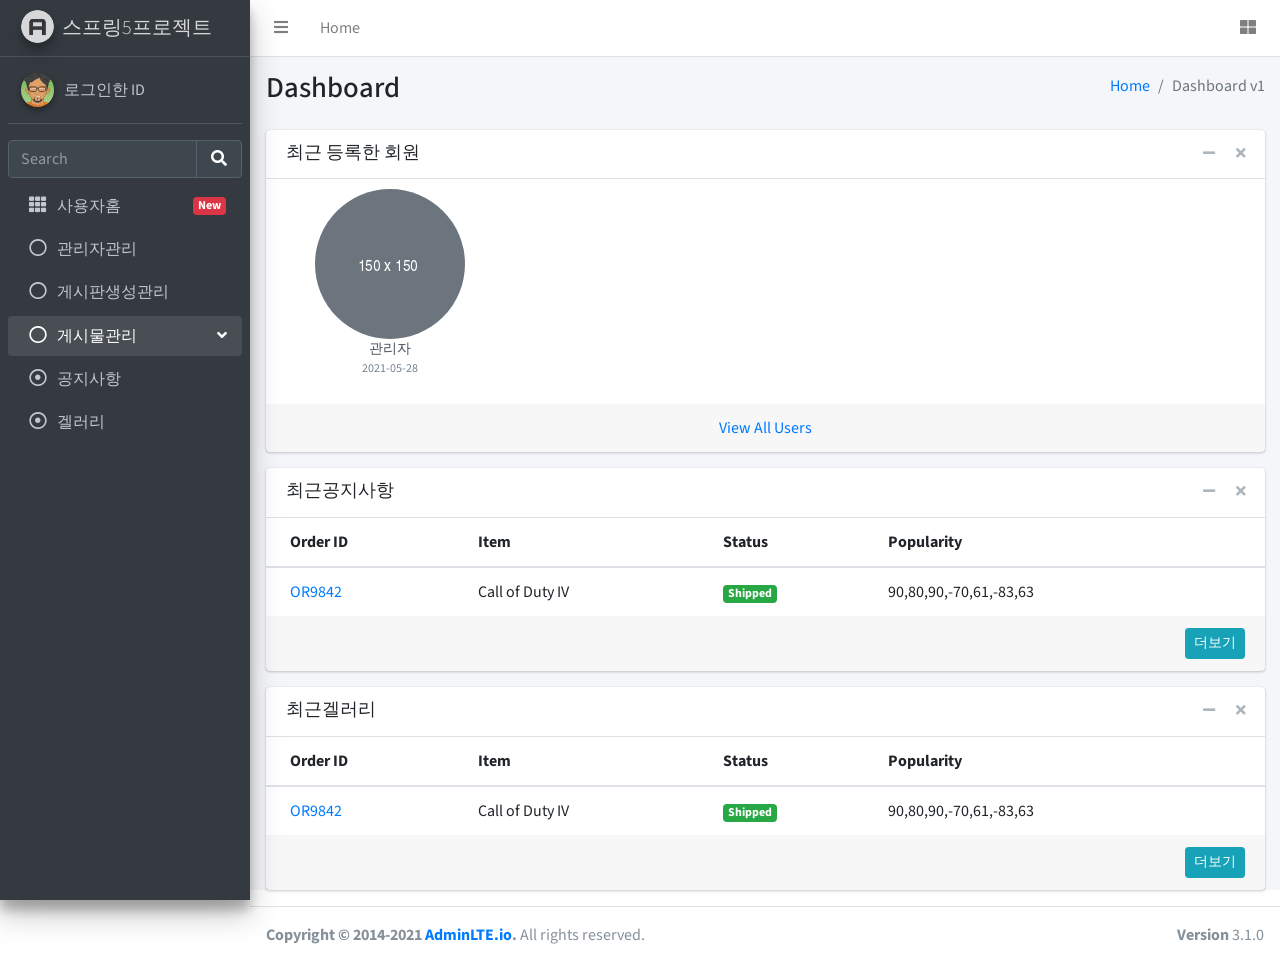
<file: src/main/webapp/resources/admin/home.html>
<!DOCTYPE html>
<html lang="ko">
<head>
  <meta charset="utf-8">
  <meta name="viewport" content="width=device-width, initial-scale=1">
  <title>AdminLTE 3 | 대시보드</title>
  <!-- Google Font: Source Sans Pro 구글웹폰트 -->
  <link rel="stylesheet" href="https://fonts.googleapis.com/css?family=Source+Sans+Pro:300,400,400i,700&display=fallback">
  <!-- Font Awesome 폰트어썸 -->
  <link rel="stylesheet" href="plugins/fontawesome-free/css/all.min.css">
  <!-- Tempusdominus Bootstrap 4 부트스트랩4 -->
  <link rel="stylesheet" href="plugins/tempusdominus-bootstrap-4/css/tempusdominus-bootstrap-4.min.css">
  <!-- Theme style AdminLTE 테마스타일 -->
  <link rel="stylesheet" href="dist/css/adminlte.min.css">
  <!-- overlayScrollbars 왼쪽스크롤메뉴 -->
  <link rel="stylesheet" href="plugins/overlayScrollbars/css/OverlayScrollbars.min.css">
  <!-- summernote 웹에디터 -->
  <link rel="stylesheet" href="plugins/summernote/summernote-bs4.min.css">
</head>
<body class="hold-transition sidebar-mini layout-fixed">
<div class="wrapper">

  <!-- Preloader A로고 로딩중...표시 -->
  <div class="preloader flex-column justify-content-center align-items-center">
    <img class="animation__shake" src="dist/img/AdminLTELogo.png" alt="AdminLTELogo" height="60" width="60">
  </div>

  <!-- Navbar 햄버거메뉴 라인 부분 -->
  <nav class="main-header navbar navbar-expand navbar-white navbar-light">
    <!-- Left navbar links 왼쪽 햄버거 메뉴와 Home링크메뉴 -->
    <ul class="navbar-nav">
      <li class="nav-item"> 
        <a class="nav-link" data-widget="pushmenu" href="#" role="button"><i class="fas fa-bars"></i></a>
      </li>
      <li class="nav-item d-none d-sm-inline-block">
        <a href="home.html" class="nav-link">Home</a>
      </li>
    </ul>
    <!-- Right navbar links 오른쪽 아이콘 메뉴 -->
    <ul class="navbar-nav ml-auto">
     
      <li class="nav-item">
        <a class="nav-link" data-widget="control-sidebar" data-slide="true" href="#" role="button">
          <i class="fas fa-th-large"></i>
        </a>
      </li>
    </ul>
  </nav>
  <!-- /.navbar -->

  <!-- Main Sidebar Container 왼쪽 사이드메뉴내용 -->
  <aside class="main-sidebar sidebar-dark-primary elevation-4">
    <!-- Brand Logo -->
    <a href="home.html" class="brand-link">
      <img src="dist/img/AdminLTELogo.png" alt="AdminLTE Logo" class="brand-image img-circle elevation-3" style="opacity: .8">
      <span class="brand-text font-weight-light">스프링5프로젝트</span>
    </a>

    <!-- Sidebar -->
    <div class="sidebar">
      <!-- Sidebar user panel (optional) 로그인한 정보 -->
      <div class="user-panel mt-3 pb-3 mb-3 d-flex">
        <div class="image">
          <img src="dist/img/avatar4.png" class="img-circle elevation-2" alt="User Image">
        </div>
        <div class="info">
          <a href="#" class="d-block">로그인한 ID</a>
        </div>
      </div>

      <!-- SidebarSearch Form 검색폼 -->
      <div class="form-inline">
        <div class="input-group" data-widget="sidebar-search">
          <input class="form-control form-control-sidebar" type="search" placeholder="Search" aria-label="Search">
          <div class="input-group-append">
            <button class="btn btn-sidebar">
              <i class="fas fa-search fa-fw"></i>
            </button>
          </div>
        </div>
      </div>

      <!-- Sidebar Menu 메뉴시작 -->
      <nav class="mt-2">
        <ul class="nav nav-pills nav-sidebar flex-column" data-widget="treeview" role="menu" data-accordion="false">
          <!-- Add icons to the links using the .nav-icon class
               with font-awesome or any other icon font library -->
          
          <li class="nav-item">
            <a href="/" class="nav-link">
              <i class="nav-icon fas fa-th"></i>
              <p>
                사용자홈
                <span class="right badge badge-danger">New</span>
              </p>
            </a>
          </li>
          <li class="nav-item">
            <a href="#" class="nav-link">
              <i class="far fa-circle nav-icon"></i>
              <p>관리자관리</p>
            </a>
          </li>
          <li class="nav-item">
            <a href="#" class="nav-link">
              <i class="far fa-circle nav-icon"></i>
              <p>게시판생성관리</p>
            </a>
          </li>
          <li class="nav-item menu-open">
            <a href="#" class="nav-link">
              <i class="far fa-circle nav-icon"></i>
              <p>게시물관리
                <i class="right fas fa-angle-left"></i>
              </p>
            </a>
            <ul class="nav nav-treeview">
              <!-- 위 게시판 생성관리에서 만든 게시판 개수에 따라서 자동 증가(아래) -->
              <li class="nav-item">
                <a href="board_list.html" class="nav-link">
                  <i class="far fa-dot-circle nav-icon"></i>
                  <p>공지사항</p>
                </a>
              </li>
              <li class="nav-item">
                <a href="board_list.html" class="nav-link">
                  <i class="far fa-dot-circle nav-icon"></i>
                  <p>겔러리</p>
                </a>
              </li>
            </ul>
          </li>
          
        </ul>
      </nav>
      <!-- /.sidebar-menu -->
    </div>
    <!-- /.sidebar -->
  </aside>

  <!-- Content Wrapper. Contains page content -->
  <div class="content-wrapper">
    <!-- Content Header (Page header) -->
    <div class="content-header">
      <div class="container-fluid">
        <div class="row mb-2">
          <div class="col-sm-6">
            <h1 class="m-0">Dashboard</h1>
          </div><!-- /.col -->
          <div class="col-sm-6">
            <ol class="breadcrumb float-sm-right">
              <li class="breadcrumb-item"><a href="#">Home</a></li>
              <li class="breadcrumb-item active">Dashboard v1</li>
            </ol>
          </div><!-- /.col -->
        </div><!-- /.row -->
      </div><!-- /.container-fluid -->
    </div>
    <!-- /.content-header -->

    <!-- Main content -->
    <section class="content">
      <div class="container-fluid">
        <!-- 최근 등록한 회원 목록 -->
        <div class="card">
          <div class="card-header">
            <h3 class="card-title">최근 등록한 회원</h3>

            <div class="card-tools">
              <!-- <span class="badge badge-danger">8 New Members</span> -->
              <button type="button" class="btn btn-tool" data-card-widget="collapse">
                <i class="fas fa-minus"></i>
              </button>
              <button type="button" class="btn btn-tool" data-card-widget="remove">
                <i class="fas fa-times"></i>
              </button>
            </div>
          </div>
          <!-- /.card-header -->
          <div class="card-body p-0">
            <ul class="users-list clearfix">
              <li style="cursor: pointer;" onclick="alert('해당 회원정보로 이동합니다.-준비중')">
                <img src="dist/img/default-150x150.png" alt="User Image">
                <a class="users-list-name" href="#">관리자</a>
                <span class="users-list-date">2021-05-28</span>
              </li>
              
            </ul>
            <!-- /.users-list -->
          </div>
          <!-- /.card-body -->
          <div class="card-footer text-center">
            <a href="javascript:alert('회원목록으로 이동-준비중')">View All Users</a>
          </div>
          <!-- /.card-footer -->
        </div>
        <!-- //최근 등록한 회원 목록 -->
        <!-- 최근 게시물 리스트(공지사항+겔러리+QnA게시판) -->
        <div class="card">
          <div class="card-header border-transparent">
            <h3 class="card-title">최근공지사항</h3>

            <div class="card-tools">
              <button type="button" class="btn btn-tool" data-card-widget="collapse">
                <i class="fas fa-minus"></i>
              </button>
              <button type="button" class="btn btn-tool" data-card-widget="remove">
                <i class="fas fa-times"></i>
              </button>
            </div>
          </div>
          <!-- /.card-header -->
          <div class="card-body p-0">
            <div class="table-responsive">
              <table class="table m-0">
                <thead>
                <tr>
                  <th>Order ID</th>
                  <th>Item</th>
                  <th>Status</th>
                  <th>Popularity</th>
                </tr>
                </thead>
                <tbody>
                <tr>
                  <td><a href="pages/examples/invoice.html">OR9842</a></td>
                  <td>Call of Duty IV</td>
                  <td><span class="badge badge-success">Shipped</span></td>
                  <td>
                    <div class="sparkbar" data-color="#00a65a" data-height="20">90,80,90,-70,61,-83,63</div>
                  </td>
                </tr>
                </tbody>
              </table>
            </div>
            <!-- /.table-responsive -->
          </div>
          <!-- /.card-body -->
          <div class="card-footer clearfix">
            <a href="javascript:void(0)" class="btn btn-sm btn-info float-right">더보기</a>
          </div>
          <!-- /.card-footer -->
        </div>
        <div class="card">
          <div class="card-header border-transparent">
            <h3 class="card-title">최근겔러리</h3>

            <div class="card-tools">
              <button type="button" class="btn btn-tool" data-card-widget="collapse">
                <i class="fas fa-minus"></i>
              </button>
              <button type="button" class="btn btn-tool" data-card-widget="remove">
                <i class="fas fa-times"></i>
              </button>
            </div>
          </div>
          <!-- /.card-header -->
          <div class="card-body p-0">
            <div class="table-responsive">
              <table class="table m-0">
                <thead>
                <tr>
                  <th>Order ID</th>
                  <th>Item</th>
                  <th>Status</th>
                  <th>Popularity</th>
                </tr>
                </thead>
                <tbody>
                <tr>
                  <td><a href="pages/examples/invoice.html">OR9842</a></td>
                  <td>Call of Duty IV</td>
                  <td><span class="badge badge-success">Shipped</span></td>
                  <td>
                    <div class="sparkbar" data-color="#00a65a" data-height="20">90,80,90,-70,61,-83,63</div>
                  </td>
                </tr>
                </tbody>
              </table>
            </div>
            <!-- /.table-responsive -->
          </div>
          <!-- /.card-body -->
          <div class="card-footer clearfix">
            <a href="javascript:void(0)" class="btn btn-sm btn-info float-right">더보기</a>
          </div>
          <!-- /.card-footer -->
        </div>
        <!-- //최근 게시물 리스트 -->
      </div><!-- /.container-fluid -->
    </section>
    <!-- /.content -->
  </div>
  <!-- /.content-wrapper -->
  <footer class="main-footer">
    <strong>Copyright &copy; 2014-2021 <a href="https://adminlte.io">AdminLTE.io</a>.</strong>
    All rights reserved.
    <div class="float-right d-none d-sm-inline-block">
      <b>Version</b> 3.1.0
    </div>
  </footer>

  <!-- Control Sidebar 오른쪽 바둑판베뉴클릭시 나오는 내용 -->
  <aside class="control-sidebar control-sidebar-dark">
    <!-- demo.js에서 출력할 내용이 존재, demo.js사용않함. -->
    <div class="text-center mt-4">
    <h5>로그아웃</h5><hr class="mb-2"/>
    <button type="button" class="btn btn-primary" id="btn_logout">로그아웃</button>
    </div>
  </aside>
  <!-- /.control-sidebar -->
</div>
<!-- ./wrapper -->
<!-- jQuery 제이쿼리 코어 -->
<script src="plugins/jquery/jquery.min.js"></script>
<!-- jQuery UI 1.11.4 제이쿼리 UI코어 -->
<script src="plugins/jquery-ui/jquery-ui.min.js"></script>
<!-- Resolve conflict in jQuery UI tooltip with Bootstrap tooltip -->
<script>
  $.widget.bridge('uibutton', $.ui.button)
</script>
<!-- Bootstrap 4 부트스트랩4 코어 -->
<script src="plugins/bootstrap/js/bootstrap.bundle.min.js"></script>
<!-- Summernote 섬머노트웹에디터 코어 -->
<script src="plugins/summernote/summernote-bs4.min.js"></script>
<!-- overlayScrollbars 왼쪽스크롤메뉴 코어 -->
<script src="plugins/overlayScrollbars/js/jquery.overlayScrollbars.min.js"></script>
<!-- AdminLTE App AdminLTE코어 -->
<script src="dist/js/adminlte.js"></script>
<!-- AdminLTE for demo purposes 오른쪽메뉴-로그아웃사용 코어: 사용안함 -->
<!-- <script src="dist/js/demo.js"></script> -->
</body>
</html>
</file>
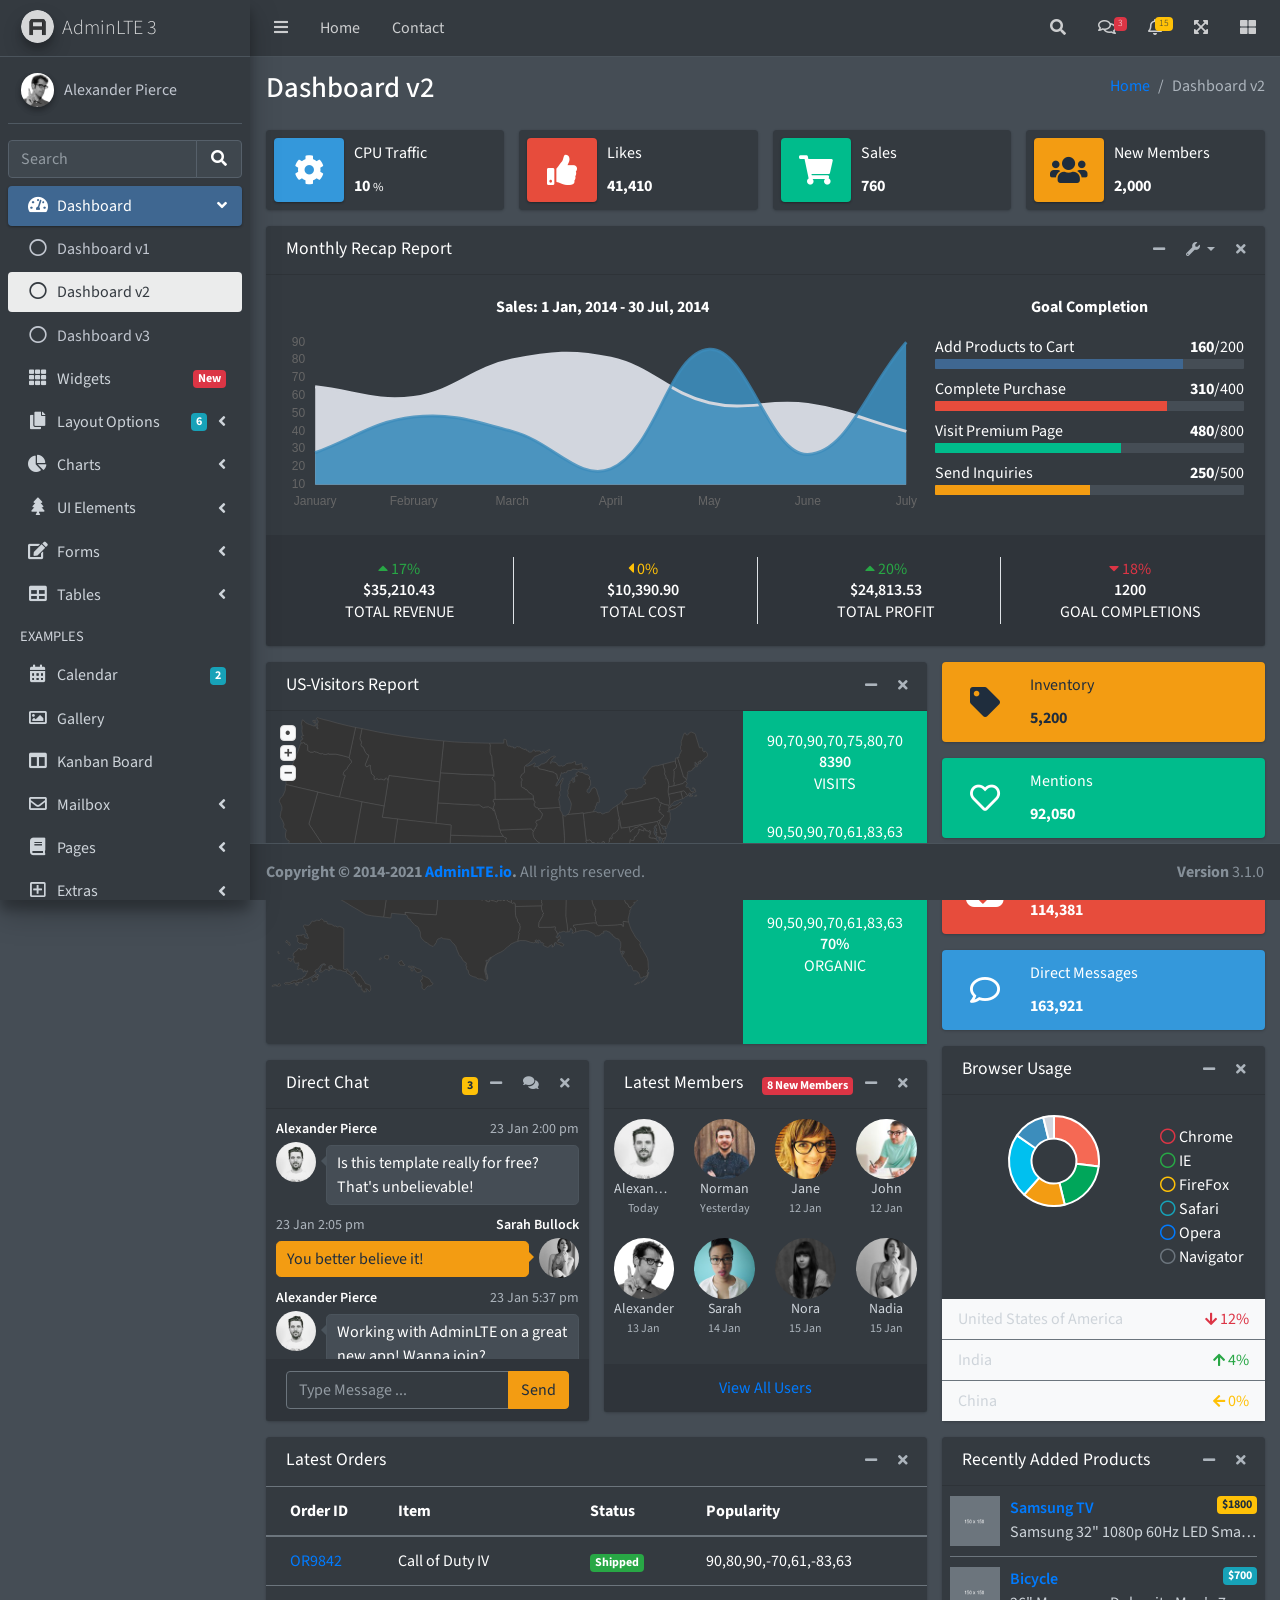
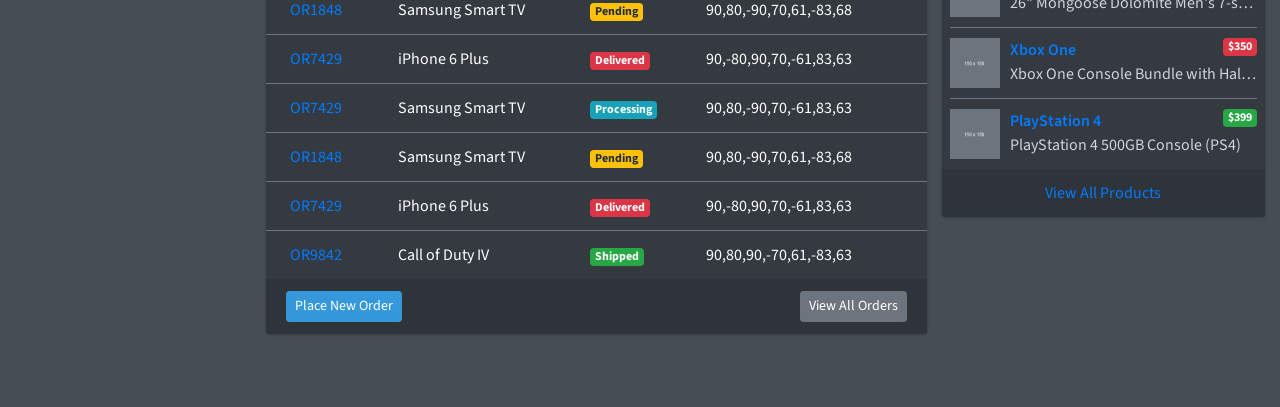
<file: src/main/webapp/resources/admin/index2.html>
<!DOCTYPE html>
<html lang="en">
<head>
  <meta charset="utf-8">
  <meta name="viewport" content="width=device-width, initial-scale=1">
  <title>AdminLTE 3 | Dashboard 2</title>

  <!-- Google Font: Source Sans Pro -->
  <link rel="stylesheet" href="https://fonts.googleapis.com/css?family=Source+Sans+Pro:300,400,400i,700&display=fallback">
  <!-- Font Awesome Icons -->
  <link rel="stylesheet" href="plugins/fontawesome-free/css/all.min.css">
  <!-- overlayScrollbars -->
  <link rel="stylesheet" href="plugins/overlayScrollbars/css/OverlayScrollbars.min.css">
  <!-- Theme style -->
  <link rel="stylesheet" href="dist/css/adminlte.min.css">
</head>
<body class="hold-transition dark-mode sidebar-mini layout-fixed layout-navbar-fixed layout-footer-fixed">
<div class="wrapper">

  <!-- Preloader -->
  <div class="preloader flex-column justify-content-center align-items-center">
    <img class="animation__wobble" src="dist/img/AdminLTELogo.png" alt="AdminLTELogo" height="60" width="60">
  </div>

  <!-- Navbar -->
  <nav class="main-header navbar navbar-expand navbar-dark">
    <!-- Left navbar links -->
    <ul class="navbar-nav">
      <li class="nav-item">
        <a class="nav-link" data-widget="pushmenu" href="#" role="button"><i class="fas fa-bars"></i></a>
      </li>
      <li class="nav-item d-none d-sm-inline-block">
        <a href="index3.html" class="nav-link">Home</a>
      </li>
      <li class="nav-item d-none d-sm-inline-block">
        <a href="#" class="nav-link">Contact</a>
      </li>
    </ul>

    <!-- Right navbar links -->
    <ul class="navbar-nav ml-auto">
      <!-- Navbar Search -->
      <li class="nav-item">
        <a class="nav-link" data-widget="navbar-search" href="#" role="button">
          <i class="fas fa-search"></i>
        </a>
        <div class="navbar-search-block">
          <form class="form-inline">
            <div class="input-group input-group-sm">
              <input class="form-control form-control-navbar" type="search" placeholder="Search" aria-label="Search">
              <div class="input-group-append">
                <button class="btn btn-navbar" type="submit">
                  <i class="fas fa-search"></i>
                </button>
                <button class="btn btn-navbar" type="button" data-widget="navbar-search">
                  <i class="fas fa-times"></i>
                </button>
              </div>
            </div>
          </form>
        </div>
      </li>

      <!-- Messages Dropdown Menu -->
      <li class="nav-item dropdown">
        <a class="nav-link" data-toggle="dropdown" href="#">
          <i class="far fa-comments"></i>
          <span class="badge badge-danger navbar-badge">3</span>
        </a>
        <div class="dropdown-menu dropdown-menu-lg dropdown-menu-right">
          <a href="#" class="dropdown-item">
            <!-- Message Start -->
            <div class="media">
              <img src="dist/img/user1-128x128.jpg" alt="User Avatar" class="img-size-50 mr-3 img-circle">
              <div class="media-body">
                <h3 class="dropdown-item-title">
                  Brad Diesel
                  <span class="float-right text-sm text-danger"><i class="fas fa-star"></i></span>
                </h3>
                <p class="text-sm">Call me whenever you can...</p>
                <p class="text-sm text-muted"><i class="far fa-clock mr-1"></i> 4 Hours Ago</p>
              </div>
            </div>
            <!-- Message End -->
          </a>
          <div class="dropdown-divider"></div>
          <a href="#" class="dropdown-item">
            <!-- Message Start -->
            <div class="media">
              <img src="dist/img/user8-128x128.jpg" alt="User Avatar" class="img-size-50 img-circle mr-3">
              <div class="media-body">
                <h3 class="dropdown-item-title">
                  John Pierce
                  <span class="float-right text-sm text-muted"><i class="fas fa-star"></i></span>
                </h3>
                <p class="text-sm">I got your message bro</p>
                <p class="text-sm text-muted"><i class="far fa-clock mr-1"></i> 4 Hours Ago</p>
              </div>
            </div>
            <!-- Message End -->
          </a>
          <div class="dropdown-divider"></div>
          <a href="#" class="dropdown-item">
            <!-- Message Start -->
            <div class="media">
              <img src="dist/img/user3-128x128.jpg" alt="User Avatar" class="img-size-50 img-circle mr-3">
              <div class="media-body">
                <h3 class="dropdown-item-title">
                  Nora Silvester
                  <span class="float-right text-sm text-warning"><i class="fas fa-star"></i></span>
                </h3>
                <p class="text-sm">The subject goes here</p>
                <p class="text-sm text-muted"><i class="far fa-clock mr-1"></i> 4 Hours Ago</p>
              </div>
            </div>
            <!-- Message End -->
          </a>
          <div class="dropdown-divider"></div>
          <a href="#" class="dropdown-item dropdown-footer">See All Messages</a>
        </div>
      </li>
      <!-- Notifications Dropdown Menu -->
      <li class="nav-item dropdown">
        <a class="nav-link" data-toggle="dropdown" href="#">
          <i class="far fa-bell"></i>
          <span class="badge badge-warning navbar-badge">15</span>
        </a>
        <div class="dropdown-menu dropdown-menu-lg dropdown-menu-right">
          <span class="dropdown-item dropdown-header">15 Notifications</span>
          <div class="dropdown-divider"></div>
          <a href="#" class="dropdown-item">
            <i class="fas fa-envelope mr-2"></i> 4 new messages
            <span class="float-right text-muted text-sm">3 mins</span>
          </a>
          <div class="dropdown-divider"></div>
          <a href="#" class="dropdown-item">
            <i class="fas fa-users mr-2"></i> 8 friend requests
            <span class="float-right text-muted text-sm">12 hours</span>
          </a>
          <div class="dropdown-divider"></div>
          <a href="#" class="dropdown-item">
            <i class="fas fa-file mr-2"></i> 3 new reports
            <span class="float-right text-muted text-sm">2 days</span>
          </a>
          <div class="dropdown-divider"></div>
          <a href="#" class="dropdown-item dropdown-footer">See All Notifications</a>
        </div>
      </li>
      <li class="nav-item">
        <a class="nav-link" data-widget="fullscreen" href="#" role="button">
          <i class="fas fa-expand-arrows-alt"></i>
        </a>
      </li>
      <li class="nav-item">
        <a class="nav-link" data-widget="control-sidebar" data-slide="true" href="#" role="button">
          <i class="fas fa-th-large"></i>
        </a>
      </li>
    </ul>
  </nav>
  <!-- /.navbar -->

  <!-- Main Sidebar Container -->
  <aside class="main-sidebar sidebar-dark-primary elevation-4">
    <!-- Brand Logo -->
    <a href="index3.html" class="brand-link">
      <img src="dist/img/AdminLTELogo.png" alt="AdminLTE Logo" class="brand-image img-circle elevation-3" style="opacity: .8">
      <span class="brand-text font-weight-light">AdminLTE 3</span>
    </a>

    <!-- Sidebar -->
    <div class="sidebar">
      <!-- Sidebar user panel (optional) -->
      <div class="user-panel mt-3 pb-3 mb-3 d-flex">
        <div class="image">
          <img src="dist/img/user2-160x160.jpg" class="img-circle elevation-2" alt="User Image">
        </div>
        <div class="info">
          <a href="#" class="d-block">Alexander Pierce</a>
        </div>
      </div>

      <!-- SidebarSearch Form -->
      <div class="form-inline">
        <div class="input-group" data-widget="sidebar-search">
          <input class="form-control form-control-sidebar" type="search" placeholder="Search" aria-label="Search">
          <div class="input-group-append">
            <button class="btn btn-sidebar">
              <i class="fas fa-search fa-fw"></i>
            </button>
          </div>
        </div>
      </div>

      <!-- Sidebar Menu -->
      <nav class="mt-2">
        <ul class="nav nav-pills nav-sidebar flex-column" data-widget="treeview" role="menu" data-accordion="false">
          <!-- Add icons to the links using the .nav-icon class
               with font-awesome or any other icon font library -->
          <li class="nav-item menu-open">
            <a href="#" class="nav-link active">
              <i class="nav-icon fas fa-tachometer-alt"></i>
              <p>
                Dashboard
                <i class="right fas fa-angle-left"></i>
              </p>
            </a>
            <ul class="nav nav-treeview">
              <li class="nav-item">
                <a href="./index.html" class="nav-link">
                  <i class="far fa-circle nav-icon"></i>
                  <p>Dashboard v1</p>
                </a>
              </li>
              <li class="nav-item">
                <a href="./index2.html" class="nav-link active">
                  <i class="far fa-circle nav-icon"></i>
                  <p>Dashboard v2</p>
                </a>
              </li>
              <li class="nav-item">
                <a href="./index3.html" class="nav-link">
                  <i class="far fa-circle nav-icon"></i>
                  <p>Dashboard v3</p>
                </a>
              </li>
            </ul>
          </li>
          <li class="nav-item">
            <a href="pages/widgets.html" class="nav-link">
              <i class="nav-icon fas fa-th"></i>
              <p>
                Widgets
                <span class="right badge badge-danger">New</span>
              </p>
            </a>
          </li>
          <li class="nav-item">
            <a href="#" class="nav-link">
              <i class="nav-icon fas fa-copy"></i>
              <p>
                Layout Options
                <i class="fas fa-angle-left right"></i>
                <span class="badge badge-info right">6</span>
              </p>
            </a>
            <ul class="nav nav-treeview">
              <li class="nav-item">
                <a href="pages/layout/top-nav.html" class="nav-link">
                  <i class="far fa-circle nav-icon"></i>
                  <p>Top Navigation</p>
                </a>
              </li>
              <li class="nav-item">
                <a href="pages/layout/top-nav-sidebar.html" class="nav-link">
                  <i class="far fa-circle nav-icon"></i>
                  <p>Top Navigation + Sidebar</p>
                </a>
              </li>
              <li class="nav-item">
                <a href="pages/layout/boxed.html" class="nav-link">
                  <i class="far fa-circle nav-icon"></i>
                  <p>Boxed</p>
                </a>
              </li>
              <li class="nav-item">
                <a href="pages/layout/fixed-sidebar.html" class="nav-link">
                  <i class="far fa-circle nav-icon"></i>
                  <p>Fixed Sidebar</p>
                </a>
              </li>
              <li class="nav-item">
                <a href="pages/layout/fixed-sidebar-custom.html" class="nav-link">
                  <i class="far fa-circle nav-icon"></i>
                  <p>Fixed Sidebar <small>+ Custom Area</small></p>
                </a>
              </li>
              <li class="nav-item">
                <a href="pages/layout/fixed-topnav.html" class="nav-link">
                  <i class="far fa-circle nav-icon"></i>
                  <p>Fixed Navbar</p>
                </a>
              </li>
              <li class="nav-item">
                <a href="pages/layout/fixed-footer.html" class="nav-link">
                  <i class="far fa-circle nav-icon"></i>
                  <p>Fixed Footer</p>
                </a>
              </li>
              <li class="nav-item">
                <a href="pages/layout/collapsed-sidebar.html" class="nav-link">
                  <i class="far fa-circle nav-icon"></i>
                  <p>Collapsed Sidebar</p>
                </a>
              </li>
            </ul>
          </li>
          <li class="nav-item">
            <a href="#" class="nav-link">
              <i class="nav-icon fas fa-chart-pie"></i>
              <p>
                Charts
                <i class="right fas fa-angle-left"></i>
              </p>
            </a>
            <ul class="nav nav-treeview">
              <li class="nav-item">
                <a href="pages/charts/chartjs.html" class="nav-link">
                  <i class="far fa-circle nav-icon"></i>
                  <p>ChartJS</p>
                </a>
              </li>
              <li class="nav-item">
                <a href="pages/charts/flot.html" class="nav-link">
                  <i class="far fa-circle nav-icon"></i>
                  <p>Flot</p>
                </a>
              </li>
              <li class="nav-item">
                <a href="pages/charts/inline.html" class="nav-link">
                  <i class="far fa-circle nav-icon"></i>
                  <p>Inline</p>
                </a>
              </li>
              <li class="nav-item">
                <a href="pages/charts/uplot.html" class="nav-link">
                  <i class="far fa-circle nav-icon"></i>
                  <p>uPlot</p>
                </a>
              </li>
            </ul>
          </li>
          <li class="nav-item">
            <a href="#" class="nav-link">
              <i class="nav-icon fas fa-tree"></i>
              <p>
                UI Elements
                <i class="fas fa-angle-left right"></i>
              </p>
            </a>
            <ul class="nav nav-treeview">
              <li class="nav-item">
                <a href="pages/UI/general.html" class="nav-link">
                  <i class="far fa-circle nav-icon"></i>
                  <p>General</p>
                </a>
              </li>
              <li class="nav-item">
                <a href="pages/UI/icons.html" class="nav-link">
                  <i class="far fa-circle nav-icon"></i>
                  <p>Icons</p>
                </a>
              </li>
              <li class="nav-item">
                <a href="pages/UI/buttons.html" class="nav-link">
                  <i class="far fa-circle nav-icon"></i>
                  <p>Buttons</p>
                </a>
              </li>
              <li class="nav-item">
                <a href="pages/UI/sliders.html" class="nav-link">
                  <i class="far fa-circle nav-icon"></i>
                  <p>Sliders</p>
                </a>
              </li>
              <li class="nav-item">
                <a href="pages/UI/modals.html" class="nav-link">
                  <i class="far fa-circle nav-icon"></i>
                  <p>Modals & Alerts</p>
                </a>
              </li>
              <li class="nav-item">
                <a href="pages/UI/navbar.html" class="nav-link">
                  <i class="far fa-circle nav-icon"></i>
                  <p>Navbar & Tabs</p>
                </a>
              </li>
              <li class="nav-item">
                <a href="pages/UI/timeline.html" class="nav-link">
                  <i class="far fa-circle nav-icon"></i>
                  <p>Timeline</p>
                </a>
              </li>
              <li class="nav-item">
                <a href="pages/UI/ribbons.html" class="nav-link">
                  <i class="far fa-circle nav-icon"></i>
                  <p>Ribbons</p>
                </a>
              </li>
            </ul>
          </li>
          <li class="nav-item">
            <a href="#" class="nav-link">
              <i class="nav-icon fas fa-edit"></i>
              <p>
                Forms
                <i class="fas fa-angle-left right"></i>
              </p>
            </a>
            <ul class="nav nav-treeview">
              <li class="nav-item">
                <a href="pages/forms/general.html" class="nav-link">
                  <i class="far fa-circle nav-icon"></i>
                  <p>General Elements</p>
                </a>
              </li>
              <li class="nav-item">
                <a href="pages/forms/advanced.html" class="nav-link">
                  <i class="far fa-circle nav-icon"></i>
                  <p>Advanced Elements</p>
                </a>
              </li>
              <li class="nav-item">
                <a href="pages/forms/editors.html" class="nav-link">
                  <i class="far fa-circle nav-icon"></i>
                  <p>Editors</p>
                </a>
              </li>
              <li class="nav-item">
                <a href="pages/forms/validation.html" class="nav-link">
                  <i class="far fa-circle nav-icon"></i>
                  <p>Validation</p>
                </a>
              </li>
            </ul>
          </li>
          <li class="nav-item">
            <a href="#" class="nav-link">
              <i class="nav-icon fas fa-table"></i>
              <p>
                Tables
                <i class="fas fa-angle-left right"></i>
              </p>
            </a>
            <ul class="nav nav-treeview">
              <li class="nav-item">
                <a href="pages/tables/simple.html" class="nav-link">
                  <i class="far fa-circle nav-icon"></i>
                  <p>Simple Tables</p>
                </a>
              </li>
              <li class="nav-item">
                <a href="pages/tables/data.html" class="nav-link">
                  <i class="far fa-circle nav-icon"></i>
                  <p>DataTables</p>
                </a>
              </li>
              <li class="nav-item">
                <a href="pages/tables/jsgrid.html" class="nav-link">
                  <i class="far fa-circle nav-icon"></i>
                  <p>jsGrid</p>
                </a>
              </li>
            </ul>
          </li>
          <li class="nav-header">EXAMPLES</li>
          <li class="nav-item">
            <a href="pages/calendar.html" class="nav-link">
              <i class="nav-icon fas fa-calendar-alt"></i>
              <p>
                Calendar
                <span class="badge badge-info right">2</span>
              </p>
            </a>
          </li>
          <li class="nav-item">
            <a href="pages/gallery.html" class="nav-link">
              <i class="nav-icon far fa-image"></i>
              <p>
                Gallery
              </p>
            </a>
          </li>
          <li class="nav-item">
            <a href="pages/kanban.html" class="nav-link">
              <i class="nav-icon fas fa-columns"></i>
              <p>
                Kanban Board
              </p>
            </a>
          </li>
          <li class="nav-item">
            <a href="#" class="nav-link">
              <i class="nav-icon far fa-envelope"></i>
              <p>
                Mailbox
                <i class="fas fa-angle-left right"></i>
              </p>
            </a>
            <ul class="nav nav-treeview">
              <li class="nav-item">
                <a href="pages/mailbox/mailbox.html" class="nav-link">
                  <i class="far fa-circle nav-icon"></i>
                  <p>Inbox</p>
                </a>
              </li>
              <li class="nav-item">
                <a href="pages/mailbox/compose.html" class="nav-link">
                  <i class="far fa-circle nav-icon"></i>
                  <p>Compose</p>
                </a>
              </li>
              <li class="nav-item">
                <a href="pages/mailbox/read-mail.html" class="nav-link">
                  <i class="far fa-circle nav-icon"></i>
                  <p>Read</p>
                </a>
              </li>
            </ul>
          </li>
          <li class="nav-item">
            <a href="#" class="nav-link">
              <i class="nav-icon fas fa-book"></i>
              <p>
                Pages
                <i class="fas fa-angle-left right"></i>
              </p>
            </a>
            <ul class="nav nav-treeview">
              <li class="nav-item">
                <a href="pages/examples/invoice.html" class="nav-link">
                  <i class="far fa-circle nav-icon"></i>
                  <p>Invoice</p>
                </a>
              </li>
              <li class="nav-item">
                <a href="pages/examples/profile.html" class="nav-link">
                  <i class="far fa-circle nav-icon"></i>
                  <p>Profile</p>
                </a>
              </li>
              <li class="nav-item">
                <a href="pages/examples/e-commerce.html" class="nav-link">
                  <i class="far fa-circle nav-icon"></i>
                  <p>E-commerce</p>
                </a>
              </li>
              <li class="nav-item">
                <a href="pages/examples/projects.html" class="nav-link">
                  <i class="far fa-circle nav-icon"></i>
                  <p>Projects</p>
                </a>
              </li>
              <li class="nav-item">
                <a href="pages/examples/project-add.html" class="nav-link">
                  <i class="far fa-circle nav-icon"></i>
                  <p>Project Add</p>
                </a>
              </li>
              <li class="nav-item">
                <a href="pages/examples/project-edit.html" class="nav-link">
                  <i class="far fa-circle nav-icon"></i>
                  <p>Project Edit</p>
                </a>
              </li>
              <li class="nav-item">
                <a href="pages/examples/project-detail.html" class="nav-link">
                  <i class="far fa-circle nav-icon"></i>
                  <p>Project Detail</p>
                </a>
              </li>
              <li class="nav-item">
                <a href="pages/examples/contacts.html" class="nav-link">
                  <i class="far fa-circle nav-icon"></i>
                  <p>Contacts</p>
                </a>
              </li>
              <li class="nav-item">
                <a href="pages/examples/faq.html" class="nav-link">
                  <i class="far fa-circle nav-icon"></i>
                  <p>FAQ</p>
                </a>
              </li>
              <li class="nav-item">
                <a href="pages/examples/contact-us.html" class="nav-link">
                  <i class="far fa-circle nav-icon"></i>
                  <p>Contact us</p>
                </a>
              </li>
            </ul>
          </li>
          <li class="nav-item">
            <a href="#" class="nav-link">
              <i class="nav-icon far fa-plus-square"></i>
              <p>
                Extras
                <i class="fas fa-angle-left right"></i>
              </p>
            </a>
            <ul class="nav nav-treeview">
              <li class="nav-item">
                <a href="#" class="nav-link">
                  <i class="far fa-circle nav-icon"></i>
                  <p>
                    Login & Register v1
                    <i class="fas fa-angle-left right"></i>
                  </p>
                </a>
                <ul class="nav nav-treeview">
                  <li class="nav-item">
                    <a href="pages/examples/login.html" class="nav-link">
                      <i class="far fa-circle nav-icon"></i>
                      <p>Login v1</p>
                    </a>
                  </li>
                  <li class="nav-item">
                    <a href="pages/examples/register.html" class="nav-link">
                      <i class="far fa-circle nav-icon"></i>
                      <p>Register v1</p>
                    </a>
                  </li>
                  <li class="nav-item">
                    <a href="pages/examples/forgot-password.html" class="nav-link">
                      <i class="far fa-circle nav-icon"></i>
                      <p>Forgot Password v1</p>
                    </a>
                  </li>
                  <li class="nav-item">
                    <a href="pages/examples/recover-password.html" class="nav-link">
                      <i class="far fa-circle nav-icon"></i>
                      <p>Recover Password v1</p>
                    </a>
                  </li>
                </ul>
              </li>
              <li class="nav-item">
                <a href="#" class="nav-link">
                  <i class="far fa-circle nav-icon"></i>
                  <p>
                    Login & Register v2
                    <i class="fas fa-angle-left right"></i>
                  </p>
                </a>
                <ul class="nav nav-treeview">
                  <li class="nav-item">
                    <a href="pages/examples/login-v2.html" class="nav-link">
                      <i class="far fa-circle nav-icon"></i>
                      <p>Login v2</p>
                    </a>
                  </li>
                  <li class="nav-item">
                    <a href="pages/examples/register-v2.html" class="nav-link">
                      <i class="far fa-circle nav-icon"></i>
                      <p>Register v2</p>
                    </a>
                  </li>
                  <li class="nav-item">
                    <a href="pages/examples/forgot-password-v2.html" class="nav-link">
                      <i class="far fa-circle nav-icon"></i>
                      <p>Forgot Password v2</p>
                    </a>
                  </li>
                  <li class="nav-item">
                    <a href="pages/examples/recover-password-v2.html" class="nav-link">
                      <i class="far fa-circle nav-icon"></i>
                      <p>Recover Password v2</p>
                    </a>
                  </li>
                </ul>
              </li>
              <li class="nav-item">
                <a href="pages/examples/lockscreen.html" class="nav-link">
                  <i class="far fa-circle nav-icon"></i>
                  <p>Lockscreen</p>
                </a>
              </li>
              <li class="nav-item">
                <a href="pages/examples/legacy-user-menu.html" class="nav-link">
                  <i class="far fa-circle nav-icon"></i>
                  <p>Legacy User Menu</p>
                </a>
              </li>
              <li class="nav-item">
                <a href="pages/examples/language-menu.html" class="nav-link">
                  <i class="far fa-circle nav-icon"></i>
                  <p>Language Menu</p>
                </a>
              </li>
              <li class="nav-item">
                <a href="pages/examples/404.html" class="nav-link">
                  <i class="far fa-circle nav-icon"></i>
                  <p>Error 404</p>
                </a>
              </li>
              <li class="nav-item">
                <a href="pages/examples/500.html" class="nav-link">
                  <i class="far fa-circle nav-icon"></i>
                  <p>Error 500</p>
                </a>
              </li>
              <li class="nav-item">
                <a href="pages/examples/pace.html" class="nav-link">
                  <i class="far fa-circle nav-icon"></i>
                  <p>Pace</p>
                </a>
              </li>
              <li class="nav-item">
                <a href="pages/examples/blank.html" class="nav-link">
                  <i class="far fa-circle nav-icon"></i>
                  <p>Blank Page</p>
                </a>
              </li>
              <li class="nav-item">
                <a href="starter.html" class="nav-link">
                  <i class="far fa-circle nav-icon"></i>
                  <p>Starter Page</p>
                </a>
              </li>
            </ul>
          </li>
          <li class="nav-item">
            <a href="#" class="nav-link">
              <i class="nav-icon fas fa-search"></i>
              <p>
                Search
                <i class="fas fa-angle-left right"></i>
              </p>
            </a>
            <ul class="nav nav-treeview">
              <li class="nav-item">
                <a href="pages/search/simple.html" class="nav-link">
                  <i class="far fa-circle nav-icon"></i>
                  <p>Simple Search</p>
                </a>
              </li>
              <li class="nav-item">
                <a href="pages/search/enhanced.html" class="nav-link">
                  <i class="far fa-circle nav-icon"></i>
                  <p>Enhanced</p>
                </a>
              </li>
            </ul>
          </li>
          <li class="nav-header">MISCELLANEOUS</li>
          <li class="nav-item">
            <a href="iframe.html" class="nav-link">
              <i class="nav-icon fas fa-ellipsis-h"></i>
              <p>Tabbed IFrame Plugin</p>
            </a>
          </li>
          <li class="nav-item">
            <a href="https://adminlte.io/docs/3.1/" class="nav-link">
              <i class="nav-icon fas fa-file"></i>
              <p>Documentation</p>
            </a>
          </li>
          <li class="nav-header">MULTI LEVEL EXAMPLE</li>
          <li class="nav-item">
            <a href="#" class="nav-link">
              <i class="fas fa-circle nav-icon"></i>
              <p>Level 1</p>
            </a>
          </li>
          <li class="nav-item">
            <a href="#" class="nav-link">
              <i class="nav-icon fas fa-circle"></i>
              <p>
                Level 1
                <i class="right fas fa-angle-left"></i>
              </p>
            </a>
            <ul class="nav nav-treeview">
              <li class="nav-item">
                <a href="#" class="nav-link">
                  <i class="far fa-circle nav-icon"></i>
                  <p>Level 2</p>
                </a>
              </li>
              <li class="nav-item">
                <a href="#" class="nav-link">
                  <i class="far fa-circle nav-icon"></i>
                  <p>
                    Level 2
                    <i class="right fas fa-angle-left"></i>
                  </p>
                </a>
                <ul class="nav nav-treeview">
                  <li class="nav-item">
                    <a href="#" class="nav-link">
                      <i class="far fa-dot-circle nav-icon"></i>
                      <p>Level 3</p>
                    </a>
                  </li>
                  <li class="nav-item">
                    <a href="#" class="nav-link">
                      <i class="far fa-dot-circle nav-icon"></i>
                      <p>Level 3</p>
                    </a>
                  </li>
                  <li class="nav-item">
                    <a href="#" class="nav-link">
                      <i class="far fa-dot-circle nav-icon"></i>
                      <p>Level 3</p>
                    </a>
                  </li>
                </ul>
              </li>
              <li class="nav-item">
                <a href="#" class="nav-link">
                  <i class="far fa-circle nav-icon"></i>
                  <p>Level 2</p>
                </a>
              </li>
            </ul>
          </li>
          <li class="nav-item">
            <a href="#" class="nav-link">
              <i class="fas fa-circle nav-icon"></i>
              <p>Level 1</p>
            </a>
          </li>
          <li class="nav-header">LABELS</li>
          <li class="nav-item">
            <a href="#" class="nav-link">
              <i class="nav-icon far fa-circle text-danger"></i>
              <p class="text">Important</p>
            </a>
          </li>
          <li class="nav-item">
            <a href="#" class="nav-link">
              <i class="nav-icon far fa-circle text-warning"></i>
              <p>Warning</p>
            </a>
          </li>
          <li class="nav-item">
            <a href="#" class="nav-link">
              <i class="nav-icon far fa-circle text-info"></i>
              <p>Informational</p>
            </a>
          </li>
        </ul>
      </nav>
      <!-- /.sidebar-menu -->
    </div>
    <!-- /.sidebar -->
  </aside>

  <!-- Content Wrapper. Contains page content -->
  <div class="content-wrapper">
    <!-- Content Header (Page header) -->
    <div class="content-header">
      <div class="container-fluid">
        <div class="row mb-2">
          <div class="col-sm-6">
            <h1 class="m-0">Dashboard v2</h1>
          </div><!-- /.col -->
          <div class="col-sm-6">
            <ol class="breadcrumb float-sm-right">
              <li class="breadcrumb-item"><a href="#">Home</a></li>
              <li class="breadcrumb-item active">Dashboard v2</li>
            </ol>
          </div><!-- /.col -->
        </div><!-- /.row -->
      </div><!-- /.container-fluid -->
    </div>
    <!-- /.content-header -->

    <!-- Main content -->
    <section class="content">
      <div class="container-fluid">
        <!-- Info boxes -->
        <div class="row">
          <div class="col-12 col-sm-6 col-md-3">
            <div class="info-box">
              <span class="info-box-icon bg-info elevation-1"><i class="fas fa-cog"></i></span>

              <div class="info-box-content">
                <span class="info-box-text">CPU Traffic</span>
                <span class="info-box-number">
                  10
                  <small>%</small>
                </span>
              </div>
              <!-- /.info-box-content -->
            </div>
            <!-- /.info-box -->
          </div>
          <!-- /.col -->
          <div class="col-12 col-sm-6 col-md-3">
            <div class="info-box mb-3">
              <span class="info-box-icon bg-danger elevation-1"><i class="fas fa-thumbs-up"></i></span>

              <div class="info-box-content">
                <span class="info-box-text">Likes</span>
                <span class="info-box-number">41,410</span>
              </div>
              <!-- /.info-box-content -->
            </div>
            <!-- /.info-box -->
          </div>
          <!-- /.col -->

          <!-- fix for small devices only -->
          <div class="clearfix hidden-md-up"></div>

          <div class="col-12 col-sm-6 col-md-3">
            <div class="info-box mb-3">
              <span class="info-box-icon bg-success elevation-1"><i class="fas fa-shopping-cart"></i></span>

              <div class="info-box-content">
                <span class="info-box-text">Sales</span>
                <span class="info-box-number">760</span>
              </div>
              <!-- /.info-box-content -->
            </div>
            <!-- /.info-box -->
          </div>
          <!-- /.col -->
          <div class="col-12 col-sm-6 col-md-3">
            <div class="info-box mb-3">
              <span class="info-box-icon bg-warning elevation-1"><i class="fas fa-users"></i></span>

              <div class="info-box-content">
                <span class="info-box-text">New Members</span>
                <span class="info-box-number">2,000</span>
              </div>
              <!-- /.info-box-content -->
            </div>
            <!-- /.info-box -->
          </div>
          <!-- /.col -->
        </div>
        <!-- /.row -->

        <div class="row">
          <div class="col-md-12">
            <div class="card">
              <div class="card-header">
                <h5 class="card-title">Monthly Recap Report</h5>

                <div class="card-tools">
                  <button type="button" class="btn btn-tool" data-card-widget="collapse">
                    <i class="fas fa-minus"></i>
                  </button>
                  <div class="btn-group">
                    <button type="button" class="btn btn-tool dropdown-toggle" data-toggle="dropdown">
                      <i class="fas fa-wrench"></i>
                    </button>
                    <div class="dropdown-menu dropdown-menu-right" role="menu">
                      <a href="#" class="dropdown-item">Action</a>
                      <a href="#" class="dropdown-item">Another action</a>
                      <a href="#" class="dropdown-item">Something else here</a>
                      <a class="dropdown-divider"></a>
                      <a href="#" class="dropdown-item">Separated link</a>
                    </div>
                  </div>
                  <button type="button" class="btn btn-tool" data-card-widget="remove">
                    <i class="fas fa-times"></i>
                  </button>
                </div>
              </div>
              <!-- /.card-header -->
              <div class="card-body">
                <div class="row">
                  <div class="col-md-8">
                    <p class="text-center">
                      <strong>Sales: 1 Jan, 2014 - 30 Jul, 2014</strong>
                    </p>

                    <div class="chart">
                      <!-- Sales Chart Canvas -->
                      <canvas id="salesChart" height="180" style="height: 180px;"></canvas>
                    </div>
                    <!-- /.chart-responsive -->
                  </div>
                  <!-- /.col -->
                  <div class="col-md-4">
                    <p class="text-center">
                      <strong>Goal Completion</strong>
                    </p>

                    <div class="progress-group">
                      Add Products to Cart
                      <span class="float-right"><b>160</b>/200</span>
                      <div class="progress progress-sm">
                        <div class="progress-bar bg-primary" style="width: 80%"></div>
                      </div>
                    </div>
                    <!-- /.progress-group -->

                    <div class="progress-group">
                      Complete Purchase
                      <span class="float-right"><b>310</b>/400</span>
                      <div class="progress progress-sm">
                        <div class="progress-bar bg-danger" style="width: 75%"></div>
                      </div>
                    </div>

                    <!-- /.progress-group -->
                    <div class="progress-group">
                      <span class="progress-text">Visit Premium Page</span>
                      <span class="float-right"><b>480</b>/800</span>
                      <div class="progress progress-sm">
                        <div class="progress-bar bg-success" style="width: 60%"></div>
                      </div>
                    </div>

                    <!-- /.progress-group -->
                    <div class="progress-group">
                      Send Inquiries
                      <span class="float-right"><b>250</b>/500</span>
                      <div class="progress progress-sm">
                        <div class="progress-bar bg-warning" style="width: 50%"></div>
                      </div>
                    </div>
                    <!-- /.progress-group -->
                  </div>
                  <!-- /.col -->
                </div>
                <!-- /.row -->
              </div>
              <!-- ./card-body -->
              <div class="card-footer">
                <div class="row">
                  <div class="col-sm-3 col-6">
                    <div class="description-block border-right">
                      <span class="description-percentage text-success"><i class="fas fa-caret-up"></i> 17%</span>
                      <h5 class="description-header">$35,210.43</h5>
                      <span class="description-text">TOTAL REVENUE</span>
                    </div>
                    <!-- /.description-block -->
                  </div>
                  <!-- /.col -->
                  <div class="col-sm-3 col-6">
                    <div class="description-block border-right">
                      <span class="description-percentage text-warning"><i class="fas fa-caret-left"></i> 0%</span>
                      <h5 class="description-header">$10,390.90</h5>
                      <span class="description-text">TOTAL COST</span>
                    </div>
                    <!-- /.description-block -->
                  </div>
                  <!-- /.col -->
                  <div class="col-sm-3 col-6">
                    <div class="description-block border-right">
                      <span class="description-percentage text-success"><i class="fas fa-caret-up"></i> 20%</span>
                      <h5 class="description-header">$24,813.53</h5>
                      <span class="description-text">TOTAL PROFIT</span>
                    </div>
                    <!-- /.description-block -->
                  </div>
                  <!-- /.col -->
                  <div class="col-sm-3 col-6">
                    <div class="description-block">
                      <span class="description-percentage text-danger"><i class="fas fa-caret-down"></i> 18%</span>
                      <h5 class="description-header">1200</h5>
                      <span class="description-text">GOAL COMPLETIONS</span>
                    </div>
                    <!-- /.description-block -->
                  </div>
                </div>
                <!-- /.row -->
              </div>
              <!-- /.card-footer -->
            </div>
            <!-- /.card -->
          </div>
          <!-- /.col -->
        </div>
        <!-- /.row -->

        <!-- Main row -->
        <div class="row">
          <!-- Left col -->
          <div class="col-md-8">
            <!-- MAP & BOX PANE -->
            <div class="card">
              <div class="card-header">
                <h3 class="card-title">US-Visitors Report</h3>

                <div class="card-tools">
                  <button type="button" class="btn btn-tool" data-card-widget="collapse">
                    <i class="fas fa-minus"></i>
                  </button>
                  <button type="button" class="btn btn-tool" data-card-widget="remove">
                    <i class="fas fa-times"></i>
                  </button>
                </div>
              </div>
              <!-- /.card-header -->
              <div class="card-body p-0">
                <div class="d-md-flex">
                  <div class="p-1 flex-fill" style="overflow: hidden">
                    <!-- Map will be created here -->
                    <div id="world-map-markers" style="height: 325px; overflow: hidden">
                      <div class="map"></div>
                    </div>
                  </div>
                  <div class="card-pane-right bg-success pt-2 pb-2 pl-4 pr-4">
                    <div class="description-block mb-4">
                      <div class="sparkbar pad" data-color="#fff">90,70,90,70,75,80,70</div>
                      <h5 class="description-header">8390</h5>
                      <span class="description-text">Visits</span>
                    </div>
                    <!-- /.description-block -->
                    <div class="description-block mb-4">
                      <div class="sparkbar pad" data-color="#fff">90,50,90,70,61,83,63</div>
                      <h5 class="description-header">30%</h5>
                      <span class="description-text">Referrals</span>
                    </div>
                    <!-- /.description-block -->
                    <div class="description-block">
                      <div class="sparkbar pad" data-color="#fff">90,50,90,70,61,83,63</div>
                      <h5 class="description-header">70%</h5>
                      <span class="description-text">Organic</span>
                    </div>
                    <!-- /.description-block -->
                  </div><!-- /.card-pane-right -->
                </div><!-- /.d-md-flex -->
              </div>
              <!-- /.card-body -->
            </div>
            <!-- /.card -->
            <div class="row">
              <div class="col-md-6">
                <!-- DIRECT CHAT -->
                <div class="card direct-chat direct-chat-warning">
                  <div class="card-header">
                    <h3 class="card-title">Direct Chat</h3>

                    <div class="card-tools">
                      <span title="3 New Messages" class="badge badge-warning">3</span>
                      <button type="button" class="btn btn-tool" data-card-widget="collapse">
                        <i class="fas fa-minus"></i>
                      </button>
                      <button type="button" class="btn btn-tool" title="Contacts" data-widget="chat-pane-toggle">
                        <i class="fas fa-comments"></i>
                      </button>
                      <button type="button" class="btn btn-tool" data-card-widget="remove">
                        <i class="fas fa-times"></i>
                      </button>
                    </div>
                  </div>
                  <!-- /.card-header -->
                  <div class="card-body">
                    <!-- Conversations are loaded here -->
                    <div class="direct-chat-messages">
                      <!-- Message. Default to the left -->
                      <div class="direct-chat-msg">
                        <div class="direct-chat-infos clearfix">
                          <span class="direct-chat-name float-left">Alexander Pierce</span>
                          <span class="direct-chat-timestamp float-right">23 Jan 2:00 pm</span>
                        </div>
                        <!-- /.direct-chat-infos -->
                        <img class="direct-chat-img" src="dist/img/user1-128x128.jpg" alt="message user image">
                        <!-- /.direct-chat-img -->
                        <div class="direct-chat-text">
                          Is this template really for free? That's unbelievable!
                        </div>
                        <!-- /.direct-chat-text -->
                      </div>
                      <!-- /.direct-chat-msg -->

                      <!-- Message to the right -->
                      <div class="direct-chat-msg right">
                        <div class="direct-chat-infos clearfix">
                          <span class="direct-chat-name float-right">Sarah Bullock</span>
                          <span class="direct-chat-timestamp float-left">23 Jan 2:05 pm</span>
                        </div>
                        <!-- /.direct-chat-infos -->
                        <img class="direct-chat-img" src="dist/img/user3-128x128.jpg" alt="message user image">
                        <!-- /.direct-chat-img -->
                        <div class="direct-chat-text">
                          You better believe it!
                        </div>
                        <!-- /.direct-chat-text -->
                      </div>
                      <!-- /.direct-chat-msg -->

                      <!-- Message. Default to the left -->
                      <div class="direct-chat-msg">
                        <div class="direct-chat-infos clearfix">
                          <span class="direct-chat-name float-left">Alexander Pierce</span>
                          <span class="direct-chat-timestamp float-right">23 Jan 5:37 pm</span>
                        </div>
                        <!-- /.direct-chat-infos -->
                        <img class="direct-chat-img" src="dist/img/user1-128x128.jpg" alt="message user image">
                        <!-- /.direct-chat-img -->
                        <div class="direct-chat-text">
                          Working with AdminLTE on a great new app! Wanna join?
                        </div>
                        <!-- /.direct-chat-text -->
                      </div>
                      <!-- /.direct-chat-msg -->

                      <!-- Message to the right -->
                      <div class="direct-chat-msg right">
                        <div class="direct-chat-infos clearfix">
                          <span class="direct-chat-name float-right">Sarah Bullock</span>
                          <span class="direct-chat-timestamp float-left">23 Jan 6:10 pm</span>
                        </div>
                        <!-- /.direct-chat-infos -->
                        <img class="direct-chat-img" src="dist/img/user3-128x128.jpg" alt="message user image">
                        <!-- /.direct-chat-img -->
                        <div class="direct-chat-text">
                          I would love to.
                        </div>
                        <!-- /.direct-chat-text -->
                      </div>
                      <!-- /.direct-chat-msg -->

                    </div>
                    <!--/.direct-chat-messages-->

                    <!-- Contacts are loaded here -->
                    <div class="direct-chat-contacts">
                      <ul class="contacts-list">
                        <li>
                          <a href="#">
                            <img class="contacts-list-img" src="dist/img/user1-128x128.jpg" alt="User Avatar">

                            <div class="contacts-list-info">
                              <span class="contacts-list-name">
                                Count Dracula
                                <small class="contacts-list-date float-right">2/28/2015</small>
                              </span>
                              <span class="contacts-list-msg">How have you been? I was...</span>
                            </div>
                            <!-- /.contacts-list-info -->
                          </a>
                        </li>
                        <!-- End Contact Item -->
                        <li>
                          <a href="#">
                            <img class="contacts-list-img" src="dist/img/user7-128x128.jpg" alt="User Avatar">

                            <div class="contacts-list-info">
                              <span class="contacts-list-name">
                                Sarah Doe
                                <small class="contacts-list-date float-right">2/23/2015</small>
                              </span>
                              <span class="contacts-list-msg">I will be waiting for...</span>
                            </div>
                            <!-- /.contacts-list-info -->
                          </a>
                        </li>
                        <!-- End Contact Item -->
                        <li>
                          <a href="#">
                            <img class="contacts-list-img" src="dist/img/user3-128x128.jpg" alt="User Avatar">

                            <div class="contacts-list-info">
                              <span class="contacts-list-name">
                                Nadia Jolie
                                <small class="contacts-list-date float-right">2/20/2015</small>
                              </span>
                              <span class="contacts-list-msg">I'll call you back at...</span>
                            </div>
                            <!-- /.contacts-list-info -->
                          </a>
                        </li>
                        <!-- End Contact Item -->
                        <li>
                          <a href="#">
                            <img class="contacts-list-img" src="dist/img/user5-128x128.jpg" alt="User Avatar">

                            <div class="contacts-list-info">
                              <span class="contacts-list-name">
                                Nora S. Vans
                                <small class="contacts-list-date float-right">2/10/2015</small>
                              </span>
                              <span class="contacts-list-msg">Where is your new...</span>
                            </div>
                            <!-- /.contacts-list-info -->
                          </a>
                        </li>
                        <!-- End Contact Item -->
                        <li>
                          <a href="#">
                            <img class="contacts-list-img" src="dist/img/user6-128x128.jpg" alt="User Avatar">

                            <div class="contacts-list-info">
                              <span class="contacts-list-name">
                                John K.
                                <small class="contacts-list-date float-right">1/27/2015</small>
                              </span>
                              <span class="contacts-list-msg">Can I take a look at...</span>
                            </div>
                            <!-- /.contacts-list-info -->
                          </a>
                        </li>
                        <!-- End Contact Item -->
                        <li>
                          <a href="#">
                            <img class="contacts-list-img" src="dist/img/user8-128x128.jpg" alt="User Avatar">

                            <div class="contacts-list-info">
                              <span class="contacts-list-name">
                                Kenneth M.
                                <small class="contacts-list-date float-right">1/4/2015</small>
                              </span>
                              <span class="contacts-list-msg">Never mind I found...</span>
                            </div>
                            <!-- /.contacts-list-info -->
                          </a>
                        </li>
                        <!-- End Contact Item -->
                      </ul>
                      <!-- /.contacts-list -->
                    </div>
                    <!-- /.direct-chat-pane -->
                  </div>
                  <!-- /.card-body -->
                  <div class="card-footer">
                    <form action="#" method="post">
                      <div class="input-group">
                        <input type="text" name="message" placeholder="Type Message ..." class="form-control">
                        <span class="input-group-append">
                          <button type="button" class="btn btn-warning">Send</button>
                        </span>
                      </div>
                    </form>
                  </div>
                  <!-- /.card-footer-->
                </div>
                <!--/.direct-chat -->
              </div>
              <!-- /.col -->

              <div class="col-md-6">
                <!-- USERS LIST -->
                <div class="card">
                  <div class="card-header">
                    <h3 class="card-title">Latest Members</h3>

                    <div class="card-tools">
                      <span class="badge badge-danger">8 New Members</span>
                      <button type="button" class="btn btn-tool" data-card-widget="collapse">
                        <i class="fas fa-minus"></i>
                      </button>
                      <button type="button" class="btn btn-tool" data-card-widget="remove">
                        <i class="fas fa-times"></i>
                      </button>
                    </div>
                  </div>
                  <!-- /.card-header -->
                  <div class="card-body p-0">
                    <ul class="users-list clearfix">
                      <li>
                        <img src="dist/img/user1-128x128.jpg" alt="User Image">
                        <a class="users-list-name" href="#">Alexander Pierce</a>
                        <span class="users-list-date">Today</span>
                      </li>
                      <li>
                        <img src="dist/img/user8-128x128.jpg" alt="User Image">
                        <a class="users-list-name" href="#">Norman</a>
                        <span class="users-list-date">Yesterday</span>
                      </li>
                      <li>
                        <img src="dist/img/user7-128x128.jpg" alt="User Image">
                        <a class="users-list-name" href="#">Jane</a>
                        <span class="users-list-date">12 Jan</span>
                      </li>
                      <li>
                        <img src="dist/img/user6-128x128.jpg" alt="User Image">
                        <a class="users-list-name" href="#">John</a>
                        <span class="users-list-date">12 Jan</span>
                      </li>
                      <li>
                        <img src="dist/img/user2-160x160.jpg" alt="User Image">
                        <a class="users-list-name" href="#">Alexander</a>
                        <span class="users-list-date">13 Jan</span>
                      </li>
                      <li>
                        <img src="dist/img/user5-128x128.jpg" alt="User Image">
                        <a class="users-list-name" href="#">Sarah</a>
                        <span class="users-list-date">14 Jan</span>
                      </li>
                      <li>
                        <img src="dist/img/user4-128x128.jpg" alt="User Image">
                        <a class="users-list-name" href="#">Nora</a>
                        <span class="users-list-date">15 Jan</span>
                      </li>
                      <li>
                        <img src="dist/img/user3-128x128.jpg" alt="User Image">
                        <a class="users-list-name" href="#">Nadia</a>
                        <span class="users-list-date">15 Jan</span>
                      </li>
                    </ul>
                    <!-- /.users-list -->
                  </div>
                  <!-- /.card-body -->
                  <div class="card-footer text-center">
                    <a href="javascript:">View All Users</a>
                  </div>
                  <!-- /.card-footer -->
                </div>
                <!--/.card -->
              </div>
              <!-- /.col -->
            </div>
            <!-- /.row -->

            <!-- TABLE: LATEST ORDERS -->
            <div class="card">
              <div class="card-header border-transparent">
                <h3 class="card-title">Latest Orders</h3>

                <div class="card-tools">
                  <button type="button" class="btn btn-tool" data-card-widget="collapse">
                    <i class="fas fa-minus"></i>
                  </button>
                  <button type="button" class="btn btn-tool" data-card-widget="remove">
                    <i class="fas fa-times"></i>
                  </button>
                </div>
              </div>
              <!-- /.card-header -->
              <div class="card-body p-0">
                <div class="table-responsive">
                  <table class="table m-0">
                    <thead>
                    <tr>
                      <th>Order ID</th>
                      <th>Item</th>
                      <th>Status</th>
                      <th>Popularity</th>
                    </tr>
                    </thead>
                    <tbody>
                    <tr>
                      <td><a href="pages/examples/invoice.html">OR9842</a></td>
                      <td>Call of Duty IV</td>
                      <td><span class="badge badge-success">Shipped</span></td>
                      <td>
                        <div class="sparkbar" data-color="#00a65a" data-height="20">90,80,90,-70,61,-83,63</div>
                      </td>
                    </tr>
                    <tr>
                      <td><a href="pages/examples/invoice.html">OR1848</a></td>
                      <td>Samsung Smart TV</td>
                      <td><span class="badge badge-warning">Pending</span></td>
                      <td>
                        <div class="sparkbar" data-color="#f39c12" data-height="20">90,80,-90,70,61,-83,68</div>
                      </td>
                    </tr>
                    <tr>
                      <td><a href="pages/examples/invoice.html">OR7429</a></td>
                      <td>iPhone 6 Plus</td>
                      <td><span class="badge badge-danger">Delivered</span></td>
                      <td>
                        <div class="sparkbar" data-color="#f56954" data-height="20">90,-80,90,70,-61,83,63</div>
                      </td>
                    </tr>
                    <tr>
                      <td><a href="pages/examples/invoice.html">OR7429</a></td>
                      <td>Samsung Smart TV</td>
                      <td><span class="badge badge-info">Processing</span></td>
                      <td>
                        <div class="sparkbar" data-color="#00c0ef" data-height="20">90,80,-90,70,-61,83,63</div>
                      </td>
                    </tr>
                    <tr>
                      <td><a href="pages/examples/invoice.html">OR1848</a></td>
                      <td>Samsung Smart TV</td>
                      <td><span class="badge badge-warning">Pending</span></td>
                      <td>
                        <div class="sparkbar" data-color="#f39c12" data-height="20">90,80,-90,70,61,-83,68</div>
                      </td>
                    </tr>
                    <tr>
                      <td><a href="pages/examples/invoice.html">OR7429</a></td>
                      <td>iPhone 6 Plus</td>
                      <td><span class="badge badge-danger">Delivered</span></td>
                      <td>
                        <div class="sparkbar" data-color="#f56954" data-height="20">90,-80,90,70,-61,83,63</div>
                      </td>
                    </tr>
                    <tr>
                      <td><a href="pages/examples/invoice.html">OR9842</a></td>
                      <td>Call of Duty IV</td>
                      <td><span class="badge badge-success">Shipped</span></td>
                      <td>
                        <div class="sparkbar" data-color="#00a65a" data-height="20">90,80,90,-70,61,-83,63</div>
                      </td>
                    </tr>
                    </tbody>
                  </table>
                </div>
                <!-- /.table-responsive -->
              </div>
              <!-- /.card-body -->
              <div class="card-footer clearfix">
                <a href="javascript:void(0)" class="btn btn-sm btn-info float-left">Place New Order</a>
                <a href="javascript:void(0)" class="btn btn-sm btn-secondary float-right">View All Orders</a>
              </div>
              <!-- /.card-footer -->
            </div>
            <!-- /.card -->
          </div>
          <!-- /.col -->

          <div class="col-md-4">
            <!-- Info Boxes Style 2 -->
            <div class="info-box mb-3 bg-warning">
              <span class="info-box-icon"><i class="fas fa-tag"></i></span>

              <div class="info-box-content">
                <span class="info-box-text">Inventory</span>
                <span class="info-box-number">5,200</span>
              </div>
              <!-- /.info-box-content -->
            </div>
            <!-- /.info-box -->
            <div class="info-box mb-3 bg-success">
              <span class="info-box-icon"><i class="far fa-heart"></i></span>

              <div class="info-box-content">
                <span class="info-box-text">Mentions</span>
                <span class="info-box-number">92,050</span>
              </div>
              <!-- /.info-box-content -->
            </div>
            <!-- /.info-box -->
            <div class="info-box mb-3 bg-danger">
              <span class="info-box-icon"><i class="fas fa-cloud-download-alt"></i></span>

              <div class="info-box-content">
                <span class="info-box-text">Downloads</span>
                <span class="info-box-number">114,381</span>
              </div>
              <!-- /.info-box-content -->
            </div>
            <!-- /.info-box -->
            <div class="info-box mb-3 bg-info">
              <span class="info-box-icon"><i class="far fa-comment"></i></span>

              <div class="info-box-content">
                <span class="info-box-text">Direct Messages</span>
                <span class="info-box-number">163,921</span>
              </div>
              <!-- /.info-box-content -->
            </div>
            <!-- /.info-box -->

            <div class="card">
              <div class="card-header">
                <h3 class="card-title">Browser Usage</h3>

                <div class="card-tools">
                  <button type="button" class="btn btn-tool" data-card-widget="collapse">
                    <i class="fas fa-minus"></i>
                  </button>
                  <button type="button" class="btn btn-tool" data-card-widget="remove">
                    <i class="fas fa-times"></i>
                  </button>
                </div>
              </div>
              <!-- /.card-header -->
              <div class="card-body">
                <div class="row">
                  <div class="col-md-8">
                    <div class="chart-responsive">
                      <canvas id="pieChart" height="150"></canvas>
                    </div>
                    <!-- ./chart-responsive -->
                  </div>
                  <!-- /.col -->
                  <div class="col-md-4">
                    <ul class="chart-legend clearfix">
                      <li><i class="far fa-circle text-danger"></i> Chrome</li>
                      <li><i class="far fa-circle text-success"></i> IE</li>
                      <li><i class="far fa-circle text-warning"></i> FireFox</li>
                      <li><i class="far fa-circle text-info"></i> Safari</li>
                      <li><i class="far fa-circle text-primary"></i> Opera</li>
                      <li><i class="far fa-circle text-secondary"></i> Navigator</li>
                    </ul>
                  </div>
                  <!-- /.col -->
                </div>
                <!-- /.row -->
              </div>
              <!-- /.card-body -->
              <div class="card-footer bg-light p-0">
                <ul class="nav nav-pills flex-column">
                  <li class="nav-item">
                    <a href="#" class="nav-link">
                      United States of America
                      <span class="float-right text-danger">
                        <i class="fas fa-arrow-down text-sm"></i>
                        12%</span>
                    </a>
                  </li>
                  <li class="nav-item">
                    <a href="#" class="nav-link">
                      India
                      <span class="float-right text-success">
                        <i class="fas fa-arrow-up text-sm"></i> 4%
                      </span>
                    </a>
                  </li>
                  <li class="nav-item">
                    <a href="#" class="nav-link">
                      China
                      <span class="float-right text-warning">
                        <i class="fas fa-arrow-left text-sm"></i> 0%
                      </span>
                    </a>
                  </li>
                </ul>
              </div>
              <!-- /.footer -->
            </div>
            <!-- /.card -->

            <!-- PRODUCT LIST -->
            <div class="card">
              <div class="card-header">
                <h3 class="card-title">Recently Added Products</h3>

                <div class="card-tools">
                  <button type="button" class="btn btn-tool" data-card-widget="collapse">
                    <i class="fas fa-minus"></i>
                  </button>
                  <button type="button" class="btn btn-tool" data-card-widget="remove">
                    <i class="fas fa-times"></i>
                  </button>
                </div>
              </div>
              <!-- /.card-header -->
              <div class="card-body p-0">
                <ul class="products-list product-list-in-card pl-2 pr-2">
                  <li class="item">
                    <div class="product-img">
                      <img src="dist/img/default-150x150.png" alt="Product Image" class="img-size-50">
                    </div>
                    <div class="product-info">
                      <a href="javascript:void(0)" class="product-title">Samsung TV
                        <span class="badge badge-warning float-right">$1800</span></a>
                      <span class="product-description">
                        Samsung 32" 1080p 60Hz LED Smart HDTV.
                      </span>
                    </div>
                  </li>
                  <!-- /.item -->
                  <li class="item">
                    <div class="product-img">
                      <img src="dist/img/default-150x150.png" alt="Product Image" class="img-size-50">
                    </div>
                    <div class="product-info">
                      <a href="javascript:void(0)" class="product-title">Bicycle
                        <span class="badge badge-info float-right">$700</span></a>
                      <span class="product-description">
                        26" Mongoose Dolomite Men's 7-speed, Navy Blue.
                      </span>
                    </div>
                  </li>
                  <!-- /.item -->
                  <li class="item">
                    <div class="product-img">
                      <img src="dist/img/default-150x150.png" alt="Product Image" class="img-size-50">
                    </div>
                    <div class="product-info">
                      <a href="javascript:void(0)" class="product-title">
                        Xbox One <span class="badge badge-danger float-right">
                        $350
                      </span>
                      </a>
                      <span class="product-description">
                        Xbox One Console Bundle with Halo Master Chief Collection.
                      </span>
                    </div>
                  </li>
                  <!-- /.item -->
                  <li class="item">
                    <div class="product-img">
                      <img src="dist/img/default-150x150.png" alt="Product Image" class="img-size-50">
                    </div>
                    <div class="product-info">
                      <a href="javascript:void(0)" class="product-title">PlayStation 4
                        <span class="badge badge-success float-right">$399</span></a>
                      <span class="product-description">
                        PlayStation 4 500GB Console (PS4)
                      </span>
                    </div>
                  </li>
                  <!-- /.item -->
                </ul>
              </div>
              <!-- /.card-body -->
              <div class="card-footer text-center">
                <a href="javascript:void(0)" class="uppercase">View All Products</a>
              </div>
              <!-- /.card-footer -->
            </div>
            <!-- /.card -->
          </div>
          <!-- /.col -->
        </div>
        <!-- /.row -->
      </div><!--/. container-fluid -->
    </section>
    <!-- /.content -->
  </div>
  <!-- /.content-wrapper -->

  <!-- Control Sidebar -->
  <aside class="control-sidebar control-sidebar-dark">
    <!-- Control sidebar content goes here -->
  </aside>
  <!-- /.control-sidebar -->

  <!-- Main Footer -->
  <footer class="main-footer">
    <strong>Copyright &copy; 2014-2021 <a href="https://adminlte.io">AdminLTE.io</a>.</strong>
    All rights reserved.
    <div class="float-right d-none d-sm-inline-block">
      <b>Version</b> 3.1.0
    </div>
  </footer>
</div>
<!-- ./wrapper -->

<!-- REQUIRED SCRIPTS -->
<!-- jQuery -->
<script src="plugins/jquery/jquery.min.js"></script>
<!-- Bootstrap -->
<script src="plugins/bootstrap/js/bootstrap.bundle.min.js"></script>
<!-- overlayScrollbars -->
<script src="plugins/overlayScrollbars/js/jquery.overlayScrollbars.min.js"></script>
<!-- AdminLTE App -->
<script src="dist/js/adminlte.js"></script>

<!-- PAGE PLUGINS -->
<!-- jQuery Mapael -->
<script src="plugins/jquery-mousewheel/jquery.mousewheel.js"></script>
<script src="plugins/raphael/raphael.min.js"></script>
<script src="plugins/jquery-mapael/jquery.mapael.min.js"></script>
<script src="plugins/jquery-mapael/maps/usa_states.min.js"></script>
<!-- ChartJS -->
<script src="plugins/chart.js/Chart.min.js"></script>

<!-- AdminLTE for demo purposes -->
<script src="dist/js/demo.js"></script>
<!-- AdminLTE dashboard demo (This is only for demo purposes) -->
<script src="dist/js/pages/dashboard2.js"></script>
</body>
</html>
</file>
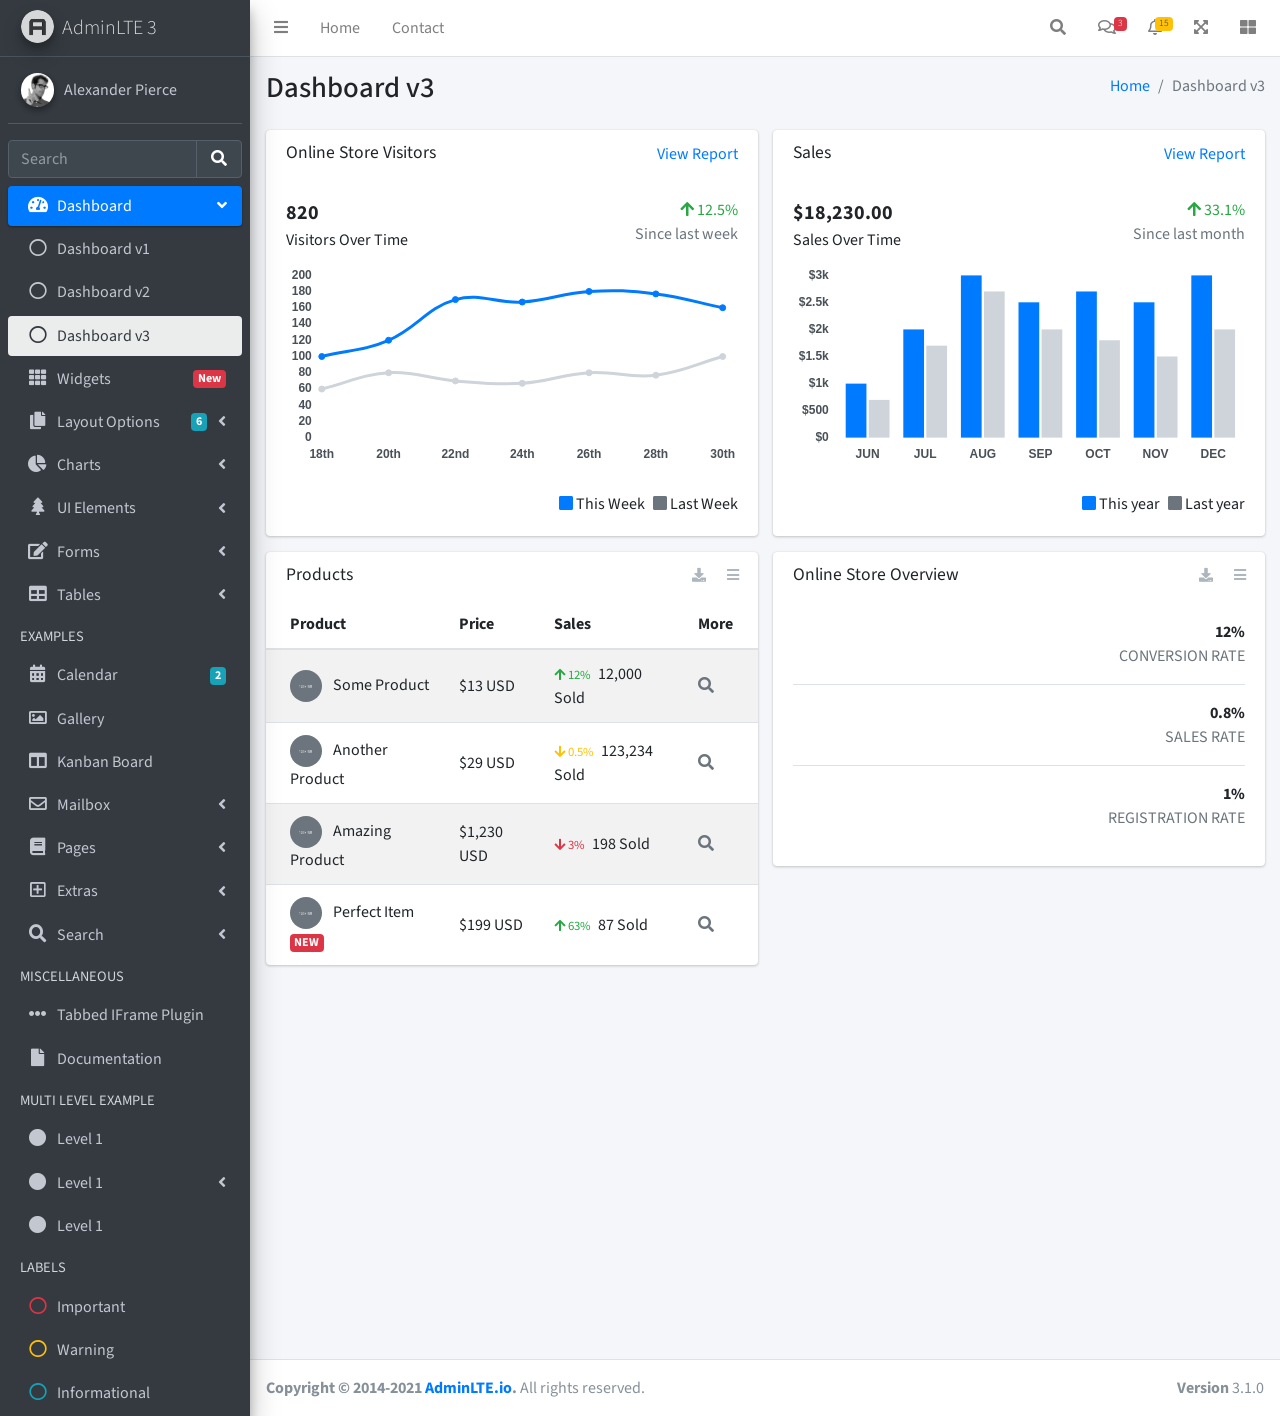
<file: src/main/webapp/resources/admin/index3.html>
<!DOCTYPE html>
<html lang="en">
<head>
  <meta charset="utf-8">
  <meta name="viewport" content="width=device-width, initial-scale=1">
  <title>AdminLTE 3 | Dashboard 3</title>

  <!-- Google Font: Source Sans Pro -->
  <link rel="stylesheet" href="https://fonts.googleapis.com/css?family=Source+Sans+Pro:300,400,400i,700&display=fallback">
  <!-- Font Awesome Icons -->
  <link rel="stylesheet" href="plugins/fontawesome-free/css/all.min.css">
  <!-- IonIcons -->
  <link rel="stylesheet" href="https://code.ionicframework.com/ionicons/2.0.1/css/ionicons.min.css">
  <!-- Theme style -->
  <link rel="stylesheet" href="dist/css/adminlte.min.css">
</head>
<!--
`body` tag options:

  Apply one or more of the following classes to to the body tag
  to get the desired effect

  * sidebar-collapse
  * sidebar-mini
-->
<body class="hold-transition sidebar-mini">
<div class="wrapper">
  <!-- Navbar -->
  <nav class="main-header navbar navbar-expand navbar-white navbar-light">
    <!-- Left navbar links -->
    <ul class="navbar-nav">
      <li class="nav-item">
        <a class="nav-link" data-widget="pushmenu" href="#" role="button"><i class="fas fa-bars"></i></a>
      </li>
      <li class="nav-item d-none d-sm-inline-block">
        <a href="index3.html" class="nav-link">Home</a>
      </li>
      <li class="nav-item d-none d-sm-inline-block">
        <a href="#" class="nav-link">Contact</a>
      </li>
    </ul>

    <!-- Right navbar links -->
    <ul class="navbar-nav ml-auto">
      <!-- Navbar Search -->
      <li class="nav-item">
        <a class="nav-link" data-widget="navbar-search" href="#" role="button">
          <i class="fas fa-search"></i>
        </a>
        <div class="navbar-search-block">
          <form class="form-inline">
            <div class="input-group input-group-sm">
              <input class="form-control form-control-navbar" type="search" placeholder="Search" aria-label="Search">
              <div class="input-group-append">
                <button class="btn btn-navbar" type="submit">
                  <i class="fas fa-search"></i>
                </button>
                <button class="btn btn-navbar" type="button" data-widget="navbar-search">
                  <i class="fas fa-times"></i>
                </button>
              </div>
            </div>
          </form>
        </div>
      </li>

      <!-- Messages Dropdown Menu -->
      <li class="nav-item dropdown">
        <a class="nav-link" data-toggle="dropdown" href="#">
          <i class="far fa-comments"></i>
          <span class="badge badge-danger navbar-badge">3</span>
        </a>
        <div class="dropdown-menu dropdown-menu-lg dropdown-menu-right">
          <a href="#" class="dropdown-item">
            <!-- Message Start -->
            <div class="media">
              <img src="dist/img/user1-128x128.jpg" alt="User Avatar" class="img-size-50 mr-3 img-circle">
              <div class="media-body">
                <h3 class="dropdown-item-title">
                  Brad Diesel
                  <span class="float-right text-sm text-danger"><i class="fas fa-star"></i></span>
                </h3>
                <p class="text-sm">Call me whenever you can...</p>
                <p class="text-sm text-muted"><i class="far fa-clock mr-1"></i> 4 Hours Ago</p>
              </div>
            </div>
            <!-- Message End -->
          </a>
          <div class="dropdown-divider"></div>
          <a href="#" class="dropdown-item">
            <!-- Message Start -->
            <div class="media">
              <img src="dist/img/user8-128x128.jpg" alt="User Avatar" class="img-size-50 img-circle mr-3">
              <div class="media-body">
                <h3 class="dropdown-item-title">
                  John Pierce
                  <span class="float-right text-sm text-muted"><i class="fas fa-star"></i></span>
                </h3>
                <p class="text-sm">I got your message bro</p>
                <p class="text-sm text-muted"><i class="far fa-clock mr-1"></i> 4 Hours Ago</p>
              </div>
            </div>
            <!-- Message End -->
          </a>
          <div class="dropdown-divider"></div>
          <a href="#" class="dropdown-item">
            <!-- Message Start -->
            <div class="media">
              <img src="dist/img/user3-128x128.jpg" alt="User Avatar" class="img-size-50 img-circle mr-3">
              <div class="media-body">
                <h3 class="dropdown-item-title">
                  Nora Silvester
                  <span class="float-right text-sm text-warning"><i class="fas fa-star"></i></span>
                </h3>
                <p class="text-sm">The subject goes here</p>
                <p class="text-sm text-muted"><i class="far fa-clock mr-1"></i> 4 Hours Ago</p>
              </div>
            </div>
            <!-- Message End -->
          </a>
          <div class="dropdown-divider"></div>
          <a href="#" class="dropdown-item dropdown-footer">See All Messages</a>
        </div>
      </li>
      <!-- Notifications Dropdown Menu -->
      <li class="nav-item dropdown">
        <a class="nav-link" data-toggle="dropdown" href="#">
          <i class="far fa-bell"></i>
          <span class="badge badge-warning navbar-badge">15</span>
        </a>
        <div class="dropdown-menu dropdown-menu-lg dropdown-menu-right">
          <span class="dropdown-item dropdown-header">15 Notifications</span>
          <div class="dropdown-divider"></div>
          <a href="#" class="dropdown-item">
            <i class="fas fa-envelope mr-2"></i> 4 new messages
            <span class="float-right text-muted text-sm">3 mins</span>
          </a>
          <div class="dropdown-divider"></div>
          <a href="#" class="dropdown-item">
            <i class="fas fa-users mr-2"></i> 8 friend requests
            <span class="float-right text-muted text-sm">12 hours</span>
          </a>
          <div class="dropdown-divider"></div>
          <a href="#" class="dropdown-item">
            <i class="fas fa-file mr-2"></i> 3 new reports
            <span class="float-right text-muted text-sm">2 days</span>
          </a>
          <div class="dropdown-divider"></div>
          <a href="#" class="dropdown-item dropdown-footer">See All Notifications</a>
        </div>
      </li>
      <li class="nav-item">
        <a class="nav-link" data-widget="fullscreen" href="#" role="button">
          <i class="fas fa-expand-arrows-alt"></i>
        </a>
      </li>
      <li class="nav-item">
        <a class="nav-link" data-widget="control-sidebar" data-slide="true" href="#" role="button">
          <i class="fas fa-th-large"></i>
        </a>
      </li>
    </ul>
  </nav>
  <!-- /.navbar -->

  <!-- Main Sidebar Container -->
  <aside class="main-sidebar sidebar-dark-primary elevation-4">
    <!-- Brand Logo -->
    <a href="index3.html" class="brand-link">
      <img src="dist/img/AdminLTELogo.png" alt="AdminLTE Logo" class="brand-image img-circle elevation-3" style="opacity: .8">
      <span class="brand-text font-weight-light">AdminLTE 3</span>
    </a>

    <!-- Sidebar -->
    <div class="sidebar">
      <!-- Sidebar user panel (optional) -->
      <div class="user-panel mt-3 pb-3 mb-3 d-flex">
        <div class="image">
          <img src="dist/img/user2-160x160.jpg" class="img-circle elevation-2" alt="User Image">
        </div>
        <div class="info">
          <a href="#" class="d-block">Alexander Pierce</a>
        </div>
      </div>

      <!-- SidebarSearch Form -->
      <div class="form-inline">
        <div class="input-group" data-widget="sidebar-search">
          <input class="form-control form-control-sidebar" type="search" placeholder="Search" aria-label="Search">
          <div class="input-group-append">
            <button class="btn btn-sidebar">
              <i class="fas fa-search fa-fw"></i>
            </button>
          </div>
        </div>
      </div>

      <!-- Sidebar Menu -->
      <nav class="mt-2">
        <ul class="nav nav-pills nav-sidebar flex-column" data-widget="treeview" role="menu" data-accordion="false">
          <!-- Add icons to the links using the .nav-icon class
               with font-awesome or any other icon font library -->
          <li class="nav-item menu-open">
            <a href="#" class="nav-link active">
              <i class="nav-icon fas fa-tachometer-alt"></i>
              <p>
                Dashboard
                <i class="right fas fa-angle-left"></i>
              </p>
            </a>
            <ul class="nav nav-treeview">
              <li class="nav-item">
                <a href="./index.html" class="nav-link">
                  <i class="far fa-circle nav-icon"></i>
                  <p>Dashboard v1</p>
                </a>
              </li>
              <li class="nav-item">
                <a href="./index2.html" class="nav-link">
                  <i class="far fa-circle nav-icon"></i>
                  <p>Dashboard v2</p>
                </a>
              </li>
              <li class="nav-item">
                <a href="./index3.html" class="nav-link active">
                  <i class="far fa-circle nav-icon"></i>
                  <p>Dashboard v3</p>
                </a>
              </li>
            </ul>
          </li>
          <li class="nav-item">
            <a href="pages/widgets.html" class="nav-link">
              <i class="nav-icon fas fa-th"></i>
              <p>
                Widgets
                <span class="right badge badge-danger">New</span>
              </p>
            </a>
          </li>
          <li class="nav-item">
            <a href="#" class="nav-link">
              <i class="nav-icon fas fa-copy"></i>
              <p>
                Layout Options
                <i class="fas fa-angle-left right"></i>
                <span class="badge badge-info right">6</span>
              </p>
            </a>
            <ul class="nav nav-treeview">
              <li class="nav-item">
                <a href="pages/layout/top-nav.html" class="nav-link">
                  <i class="far fa-circle nav-icon"></i>
                  <p>Top Navigation</p>
                </a>
              </li>
              <li class="nav-item">
                <a href="pages/layout/top-nav-sidebar.html" class="nav-link">
                  <i class="far fa-circle nav-icon"></i>
                  <p>Top Navigation + Sidebar</p>
                </a>
              </li>
              <li class="nav-item">
                <a href="pages/layout/boxed.html" class="nav-link">
                  <i class="far fa-circle nav-icon"></i>
                  <p>Boxed</p>
                </a>
              </li>
              <li class="nav-item">
                <a href="pages/layout/fixed-sidebar.html" class="nav-link">
                  <i class="far fa-circle nav-icon"></i>
                  <p>Fixed Sidebar</p>
                </a>
              </li>
              <li class="nav-item">
                <a href="pages/layout/fixed-sidebar-custom.html" class="nav-link">
                  <i class="far fa-circle nav-icon"></i>
                  <p>Fixed Sidebar <small>+ Custom Area</small></p>
                </a>
              </li>
              <li class="nav-item">
                <a href="pages/layout/fixed-topnav.html" class="nav-link">
                  <i class="far fa-circle nav-icon"></i>
                  <p>Fixed Navbar</p>
                </a>
              </li>
              <li class="nav-item">
                <a href="pages/layout/fixed-footer.html" class="nav-link">
                  <i class="far fa-circle nav-icon"></i>
                  <p>Fixed Footer</p>
                </a>
              </li>
              <li class="nav-item">
                <a href="pages/layout/collapsed-sidebar.html" class="nav-link">
                  <i class="far fa-circle nav-icon"></i>
                  <p>Collapsed Sidebar</p>
                </a>
              </li>
            </ul>
          </li>
          <li class="nav-item">
            <a href="#" class="nav-link">
              <i class="nav-icon fas fa-chart-pie"></i>
              <p>
                Charts
                <i class="right fas fa-angle-left"></i>
              </p>
            </a>
            <ul class="nav nav-treeview">
              <li class="nav-item">
                <a href="pages/charts/chartjs.html" class="nav-link">
                  <i class="far fa-circle nav-icon"></i>
                  <p>ChartJS</p>
                </a>
              </li>
              <li class="nav-item">
                <a href="pages/charts/flot.html" class="nav-link">
                  <i class="far fa-circle nav-icon"></i>
                  <p>Flot</p>
                </a>
              </li>
              <li class="nav-item">
                <a href="pages/charts/inline.html" class="nav-link">
                  <i class="far fa-circle nav-icon"></i>
                  <p>Inline</p>
                </a>
              </li>
              <li class="nav-item">
                <a href="pages/charts/uplot.html" class="nav-link">
                  <i class="far fa-circle nav-icon"></i>
                  <p>uPlot</p>
                </a>
              </li>
            </ul>
          </li>
          <li class="nav-item">
            <a href="#" class="nav-link">
              <i class="nav-icon fas fa-tree"></i>
              <p>
                UI Elements
                <i class="fas fa-angle-left right"></i>
              </p>
            </a>
            <ul class="nav nav-treeview">
              <li class="nav-item">
                <a href="pages/UI/general.html" class="nav-link">
                  <i class="far fa-circle nav-icon"></i>
                  <p>General</p>
                </a>
              </li>
              <li class="nav-item">
                <a href="pages/UI/icons.html" class="nav-link">
                  <i class="far fa-circle nav-icon"></i>
                  <p>Icons</p>
                </a>
              </li>
              <li class="nav-item">
                <a href="pages/UI/buttons.html" class="nav-link">
                  <i class="far fa-circle nav-icon"></i>
                  <p>Buttons</p>
                </a>
              </li>
              <li class="nav-item">
                <a href="pages/UI/sliders.html" class="nav-link">
                  <i class="far fa-circle nav-icon"></i>
                  <p>Sliders</p>
                </a>
              </li>
              <li class="nav-item">
                <a href="pages/UI/modals.html" class="nav-link">
                  <i class="far fa-circle nav-icon"></i>
                  <p>Modals & Alerts</p>
                </a>
              </li>
              <li class="nav-item">
                <a href="pages/UI/navbar.html" class="nav-link">
                  <i class="far fa-circle nav-icon"></i>
                  <p>Navbar & Tabs</p>
                </a>
              </li>
              <li class="nav-item">
                <a href="pages/UI/timeline.html" class="nav-link">
                  <i class="far fa-circle nav-icon"></i>
                  <p>Timeline</p>
                </a>
              </li>
              <li class="nav-item">
                <a href="pages/UI/ribbons.html" class="nav-link">
                  <i class="far fa-circle nav-icon"></i>
                  <p>Ribbons</p>
                </a>
              </li>
            </ul>
          </li>
          <li class="nav-item">
            <a href="#" class="nav-link">
              <i class="nav-icon fas fa-edit"></i>
              <p>
                Forms
                <i class="fas fa-angle-left right"></i>
              </p>
            </a>
            <ul class="nav nav-treeview">
              <li class="nav-item">
                <a href="pages/forms/general.html" class="nav-link">
                  <i class="far fa-circle nav-icon"></i>
                  <p>General Elements</p>
                </a>
              </li>
              <li class="nav-item">
                <a href="pages/forms/advanced.html" class="nav-link">
                  <i class="far fa-circle nav-icon"></i>
                  <p>Advanced Elements</p>
                </a>
              </li>
              <li class="nav-item">
                <a href="pages/forms/editors.html" class="nav-link">
                  <i class="far fa-circle nav-icon"></i>
                  <p>Editors</p>
                </a>
              </li>
              <li class="nav-item">
                <a href="pages/forms/validation.html" class="nav-link">
                  <i class="far fa-circle nav-icon"></i>
                  <p>Validation</p>
                </a>
              </li>
            </ul>
          </li>
          <li class="nav-item">
            <a href="#" class="nav-link">
              <i class="nav-icon fas fa-table"></i>
              <p>
                Tables
                <i class="fas fa-angle-left right"></i>
              </p>
            </a>
            <ul class="nav nav-treeview">
              <li class="nav-item">
                <a href="pages/tables/simple.html" class="nav-link">
                  <i class="far fa-circle nav-icon"></i>
                  <p>Simple Tables</p>
                </a>
              </li>
              <li class="nav-item">
                <a href="pages/tables/data.html" class="nav-link">
                  <i class="far fa-circle nav-icon"></i>
                  <p>DataTables</p>
                </a>
              </li>
              <li class="nav-item">
                <a href="pages/tables/jsgrid.html" class="nav-link">
                  <i class="far fa-circle nav-icon"></i>
                  <p>jsGrid</p>
                </a>
              </li>
            </ul>
          </li>
          <li class="nav-header">EXAMPLES</li>
          <li class="nav-item">
            <a href="pages/calendar.html" class="nav-link">
              <i class="nav-icon fas fa-calendar-alt"></i>
              <p>
                Calendar
                <span class="badge badge-info right">2</span>
              </p>
            </a>
          </li>
          <li class="nav-item">
            <a href="pages/gallery.html" class="nav-link">
              <i class="nav-icon far fa-image"></i>
              <p>
                Gallery
              </p>
            </a>
          </li>
          <li class="nav-item">
            <a href="pages/kanban.html" class="nav-link">
              <i class="nav-icon fas fa-columns"></i>
              <p>
                Kanban Board
              </p>
            </a>
          </li>
          <li class="nav-item">
            <a href="#" class="nav-link">
              <i class="nav-icon far fa-envelope"></i>
              <p>
                Mailbox
                <i class="fas fa-angle-left right"></i>
              </p>
            </a>
            <ul class="nav nav-treeview">
              <li class="nav-item">
                <a href="pages/mailbox/mailbox.html" class="nav-link">
                  <i class="far fa-circle nav-icon"></i>
                  <p>Inbox</p>
                </a>
              </li>
              <li class="nav-item">
                <a href="pages/mailbox/compose.html" class="nav-link">
                  <i class="far fa-circle nav-icon"></i>
                  <p>Compose</p>
                </a>
              </li>
              <li class="nav-item">
                <a href="pages/mailbox/read-mail.html" class="nav-link">
                  <i class="far fa-circle nav-icon"></i>
                  <p>Read</p>
                </a>
              </li>
            </ul>
          </li>
          <li class="nav-item">
            <a href="#" class="nav-link">
              <i class="nav-icon fas fa-book"></i>
              <p>
                Pages
                <i class="fas fa-angle-left right"></i>
              </p>
            </a>
            <ul class="nav nav-treeview">
              <li class="nav-item">
                <a href="pages/examples/invoice.html" class="nav-link">
                  <i class="far fa-circle nav-icon"></i>
                  <p>Invoice</p>
                </a>
              </li>
              <li class="nav-item">
                <a href="pages/examples/profile.html" class="nav-link">
                  <i class="far fa-circle nav-icon"></i>
                  <p>Profile</p>
                </a>
              </li>
              <li class="nav-item">
                <a href="pages/examples/e-commerce.html" class="nav-link">
                  <i class="far fa-circle nav-icon"></i>
                  <p>E-commerce</p>
                </a>
              </li>
              <li class="nav-item">
                <a href="pages/examples/projects.html" class="nav-link">
                  <i class="far fa-circle nav-icon"></i>
                  <p>Projects</p>
                </a>
              </li>
              <li class="nav-item">
                <a href="pages/examples/project-add.html" class="nav-link">
                  <i class="far fa-circle nav-icon"></i>
                  <p>Project Add</p>
                </a>
              </li>
              <li class="nav-item">
                <a href="pages/examples/project-edit.html" class="nav-link">
                  <i class="far fa-circle nav-icon"></i>
                  <p>Project Edit</p>
                </a>
              </li>
              <li class="nav-item">
                <a href="pages/examples/project-detail.html" class="nav-link">
                  <i class="far fa-circle nav-icon"></i>
                  <p>Project Detail</p>
                </a>
              </li>
              <li class="nav-item">
                <a href="pages/examples/contacts.html" class="nav-link">
                  <i class="far fa-circle nav-icon"></i>
                  <p>Contacts</p>
                </a>
              </li>
              <li class="nav-item">
                <a href="pages/examples/faq.html" class="nav-link">
                  <i class="far fa-circle nav-icon"></i>
                  <p>FAQ</p>
                </a>
              </li>
              <li class="nav-item">
                <a href="pages/examples/contact-us.html" class="nav-link">
                  <i class="far fa-circle nav-icon"></i>
                  <p>Contact us</p>
                </a>
              </li>
            </ul>
          </li>
          <li class="nav-item">
            <a href="#" class="nav-link">
              <i class="nav-icon far fa-plus-square"></i>
              <p>
                Extras
                <i class="fas fa-angle-left right"></i>
              </p>
            </a>
            <ul class="nav nav-treeview">
              <li class="nav-item">
                <a href="#" class="nav-link">
                  <i class="far fa-circle nav-icon"></i>
                  <p>
                    Login & Register v1
                    <i class="fas fa-angle-left right"></i>
                  </p>
                </a>
                <ul class="nav nav-treeview">
                  <li class="nav-item">
                    <a href="pages/examples/login.html" class="nav-link">
                      <i class="far fa-circle nav-icon"></i>
                      <p>Login v1</p>
                    </a>
                  </li>
                  <li class="nav-item">
                    <a href="pages/examples/register.html" class="nav-link">
                      <i class="far fa-circle nav-icon"></i>
                      <p>Register v1</p>
                    </a>
                  </li>
                  <li class="nav-item">
                    <a href="pages/examples/forgot-password.html" class="nav-link">
                      <i class="far fa-circle nav-icon"></i>
                      <p>Forgot Password v1</p>
                    </a>
                  </li>
                  <li class="nav-item">
                    <a href="pages/examples/recover-password.html" class="nav-link">
                      <i class="far fa-circle nav-icon"></i>
                      <p>Recover Password v1</p>
                    </a>
                  </li>
                </ul>
              </li>
              <li class="nav-item">
                <a href="#" class="nav-link">
                  <i class="far fa-circle nav-icon"></i>
                  <p>
                    Login & Register v2
                    <i class="fas fa-angle-left right"></i>
                  </p>
                </a>
                <ul class="nav nav-treeview">
                  <li class="nav-item">
                    <a href="pages/examples/login-v2.html" class="nav-link">
                      <i class="far fa-circle nav-icon"></i>
                      <p>Login v2</p>
                    </a>
                  </li>
                  <li class="nav-item">
                    <a href="pages/examples/register-v2.html" class="nav-link">
                      <i class="far fa-circle nav-icon"></i>
                      <p>Register v2</p>
                    </a>
                  </li>
                  <li class="nav-item">
                    <a href="pages/examples/forgot-password-v2.html" class="nav-link">
                      <i class="far fa-circle nav-icon"></i>
                      <p>Forgot Password v2</p>
                    </a>
                  </li>
                  <li class="nav-item">
                    <a href="pages/examples/recover-password-v2.html" class="nav-link">
                      <i class="far fa-circle nav-icon"></i>
                      <p>Recover Password v2</p>
                    </a>
                  </li>
                </ul>
              </li>
              <li class="nav-item">
                <a href="pages/examples/lockscreen.html" class="nav-link">
                  <i class="far fa-circle nav-icon"></i>
                  <p>Lockscreen</p>
                </a>
              </li>
              <li class="nav-item">
                <a href="pages/examples/legacy-user-menu.html" class="nav-link">
                  <i class="far fa-circle nav-icon"></i>
                  <p>Legacy User Menu</p>
                </a>
              </li>
              <li class="nav-item">
                <a href="pages/examples/language-menu.html" class="nav-link">
                  <i class="far fa-circle nav-icon"></i>
                  <p>Language Menu</p>
                </a>
              </li>
              <li class="nav-item">
                <a href="pages/examples/404.html" class="nav-link">
                  <i class="far fa-circle nav-icon"></i>
                  <p>Error 404</p>
                </a>
              </li>
              <li class="nav-item">
                <a href="pages/examples/500.html" class="nav-link">
                  <i class="far fa-circle nav-icon"></i>
                  <p>Error 500</p>
                </a>
              </li>
              <li class="nav-item">
                <a href="pages/examples/pace.html" class="nav-link">
                  <i class="far fa-circle nav-icon"></i>
                  <p>Pace</p>
                </a>
              </li>
              <li class="nav-item">
                <a href="pages/examples/blank.html" class="nav-link">
                  <i class="far fa-circle nav-icon"></i>
                  <p>Blank Page</p>
                </a>
              </li>
              <li class="nav-item">
                <a href="starter.html" class="nav-link">
                  <i class="far fa-circle nav-icon"></i>
                  <p>Starter Page</p>
                </a>
              </li>
            </ul>
          </li>
          <li class="nav-item">
            <a href="#" class="nav-link">
              <i class="nav-icon fas fa-search"></i>
              <p>
                Search
                <i class="fas fa-angle-left right"></i>
              </p>
            </a>
            <ul class="nav nav-treeview">
              <li class="nav-item">
                <a href="pages/search/simple.html" class="nav-link">
                  <i class="far fa-circle nav-icon"></i>
                  <p>Simple Search</p>
                </a>
              </li>
              <li class="nav-item">
                <a href="pages/search/enhanced.html" class="nav-link">
                  <i class="far fa-circle nav-icon"></i>
                  <p>Enhanced</p>
                </a>
              </li>
            </ul>
          </li>
          <li class="nav-header">MISCELLANEOUS</li>
          <li class="nav-item">
            <a href="iframe.html" class="nav-link">
              <i class="nav-icon fas fa-ellipsis-h"></i>
              <p>Tabbed IFrame Plugin</p>
            </a>
          </li>
          <li class="nav-item">
            <a href="https://adminlte.io/docs/3.1/" class="nav-link">
              <i class="nav-icon fas fa-file"></i>
              <p>Documentation</p>
            </a>
          </li>
          <li class="nav-header">MULTI LEVEL EXAMPLE</li>
          <li class="nav-item">
            <a href="#" class="nav-link">
              <i class="fas fa-circle nav-icon"></i>
              <p>Level 1</p>
            </a>
          </li>
          <li class="nav-item">
            <a href="#" class="nav-link">
              <i class="nav-icon fas fa-circle"></i>
              <p>
                Level 1
                <i class="right fas fa-angle-left"></i>
              </p>
            </a>
            <ul class="nav nav-treeview">
              <li class="nav-item">
                <a href="#" class="nav-link">
                  <i class="far fa-circle nav-icon"></i>
                  <p>Level 2</p>
                </a>
              </li>
              <li class="nav-item">
                <a href="#" class="nav-link">
                  <i class="far fa-circle nav-icon"></i>
                  <p>
                    Level 2
                    <i class="right fas fa-angle-left"></i>
                  </p>
                </a>
                <ul class="nav nav-treeview">
                  <li class="nav-item">
                    <a href="#" class="nav-link">
                      <i class="far fa-dot-circle nav-icon"></i>
                      <p>Level 3</p>
                    </a>
                  </li>
                  <li class="nav-item">
                    <a href="#" class="nav-link">
                      <i class="far fa-dot-circle nav-icon"></i>
                      <p>Level 3</p>
                    </a>
                  </li>
                  <li class="nav-item">
                    <a href="#" class="nav-link">
                      <i class="far fa-dot-circle nav-icon"></i>
                      <p>Level 3</p>
                    </a>
                  </li>
                </ul>
              </li>
              <li class="nav-item">
                <a href="#" class="nav-link">
                  <i class="far fa-circle nav-icon"></i>
                  <p>Level 2</p>
                </a>
              </li>
            </ul>
          </li>
          <li class="nav-item">
            <a href="#" class="nav-link">
              <i class="fas fa-circle nav-icon"></i>
              <p>Level 1</p>
            </a>
          </li>
          <li class="nav-header">LABELS</li>
          <li class="nav-item">
            <a href="#" class="nav-link">
              <i class="nav-icon far fa-circle text-danger"></i>
              <p class="text">Important</p>
            </a>
          </li>
          <li class="nav-item">
            <a href="#" class="nav-link">
              <i class="nav-icon far fa-circle text-warning"></i>
              <p>Warning</p>
            </a>
          </li>
          <li class="nav-item">
            <a href="#" class="nav-link">
              <i class="nav-icon far fa-circle text-info"></i>
              <p>Informational</p>
            </a>
          </li>
        </ul>
      </nav>
      <!-- /.sidebar-menu -->
    </div>
    <!-- /.sidebar -->
  </aside>

  <!-- Content Wrapper. Contains page content -->
  <div class="content-wrapper">
    <!-- Content Header (Page header) -->
    <div class="content-header">
      <div class="container-fluid">
        <div class="row mb-2">
          <div class="col-sm-6">
            <h1 class="m-0">Dashboard v3</h1>
          </div><!-- /.col -->
          <div class="col-sm-6">
            <ol class="breadcrumb float-sm-right">
              <li class="breadcrumb-item"><a href="#">Home</a></li>
              <li class="breadcrumb-item active">Dashboard v3</li>
            </ol>
          </div><!-- /.col -->
        </div><!-- /.row -->
      </div><!-- /.container-fluid -->
    </div>
    <!-- /.content-header -->

    <!-- Main content -->
    <div class="content">
      <div class="container-fluid">
        <div class="row">
          <div class="col-lg-6">
            <div class="card">
              <div class="card-header border-0">
                <div class="d-flex justify-content-between">
                  <h3 class="card-title">Online Store Visitors</h3>
                  <a href="javascript:void(0);">View Report</a>
                </div>
              </div>
              <div class="card-body">
                <div class="d-flex">
                  <p class="d-flex flex-column">
                    <span class="text-bold text-lg">820</span>
                    <span>Visitors Over Time</span>
                  </p>
                  <p class="ml-auto d-flex flex-column text-right">
                    <span class="text-success">
                      <i class="fas fa-arrow-up"></i> 12.5%
                    </span>
                    <span class="text-muted">Since last week</span>
                  </p>
                </div>
                <!-- /.d-flex -->

                <div class="position-relative mb-4">
                  <canvas id="visitors-chart" height="200"></canvas>
                </div>

                <div class="d-flex flex-row justify-content-end">
                  <span class="mr-2">
                    <i class="fas fa-square text-primary"></i> This Week
                  </span>

                  <span>
                    <i class="fas fa-square text-gray"></i> Last Week
                  </span>
                </div>
              </div>
            </div>
            <!-- /.card -->

            <div class="card">
              <div class="card-header border-0">
                <h3 class="card-title">Products</h3>
                <div class="card-tools">
                  <a href="#" class="btn btn-tool btn-sm">
                    <i class="fas fa-download"></i>
                  </a>
                  <a href="#" class="btn btn-tool btn-sm">
                    <i class="fas fa-bars"></i>
                  </a>
                </div>
              </div>
              <div class="card-body table-responsive p-0">
                <table class="table table-striped table-valign-middle">
                  <thead>
                  <tr>
                    <th>Product</th>
                    <th>Price</th>
                    <th>Sales</th>
                    <th>More</th>
                  </tr>
                  </thead>
                  <tbody>
                  <tr>
                    <td>
                      <img src="dist/img/default-150x150.png" alt="Product 1" class="img-circle img-size-32 mr-2">
                      Some Product
                    </td>
                    <td>$13 USD</td>
                    <td>
                      <small class="text-success mr-1">
                        <i class="fas fa-arrow-up"></i>
                        12%
                      </small>
                      12,000 Sold
                    </td>
                    <td>
                      <a href="#" class="text-muted">
                        <i class="fas fa-search"></i>
                      </a>
                    </td>
                  </tr>
                  <tr>
                    <td>
                      <img src="dist/img/default-150x150.png" alt="Product 1" class="img-circle img-size-32 mr-2">
                      Another Product
                    </td>
                    <td>$29 USD</td>
                    <td>
                      <small class="text-warning mr-1">
                        <i class="fas fa-arrow-down"></i>
                        0.5%
                      </small>
                      123,234 Sold
                    </td>
                    <td>
                      <a href="#" class="text-muted">
                        <i class="fas fa-search"></i>
                      </a>
                    </td>
                  </tr>
                  <tr>
                    <td>
                      <img src="dist/img/default-150x150.png" alt="Product 1" class="img-circle img-size-32 mr-2">
                      Amazing Product
                    </td>
                    <td>$1,230 USD</td>
                    <td>
                      <small class="text-danger mr-1">
                        <i class="fas fa-arrow-down"></i>
                        3%
                      </small>
                      198 Sold
                    </td>
                    <td>
                      <a href="#" class="text-muted">
                        <i class="fas fa-search"></i>
                      </a>
                    </td>
                  </tr>
                  <tr>
                    <td>
                      <img src="dist/img/default-150x150.png" alt="Product 1" class="img-circle img-size-32 mr-2">
                      Perfect Item
                      <span class="badge bg-danger">NEW</span>
                    </td>
                    <td>$199 USD</td>
                    <td>
                      <small class="text-success mr-1">
                        <i class="fas fa-arrow-up"></i>
                        63%
                      </small>
                      87 Sold
                    </td>
                    <td>
                      <a href="#" class="text-muted">
                        <i class="fas fa-search"></i>
                      </a>
                    </td>
                  </tr>
                  </tbody>
                </table>
              </div>
            </div>
            <!-- /.card -->
          </div>
          <!-- /.col-md-6 -->
          <div class="col-lg-6">
            <div class="card">
              <div class="card-header border-0">
                <div class="d-flex justify-content-between">
                  <h3 class="card-title">Sales</h3>
                  <a href="javascript:void(0);">View Report</a>
                </div>
              </div>
              <div class="card-body">
                <div class="d-flex">
                  <p class="d-flex flex-column">
                    <span class="text-bold text-lg">$18,230.00</span>
                    <span>Sales Over Time</span>
                  </p>
                  <p class="ml-auto d-flex flex-column text-right">
                    <span class="text-success">
                      <i class="fas fa-arrow-up"></i> 33.1%
                    </span>
                    <span class="text-muted">Since last month</span>
                  </p>
                </div>
                <!-- /.d-flex -->

                <div class="position-relative mb-4">
                  <canvas id="sales-chart" height="200"></canvas>
                </div>

                <div class="d-flex flex-row justify-content-end">
                  <span class="mr-2">
                    <i class="fas fa-square text-primary"></i> This year
                  </span>

                  <span>
                    <i class="fas fa-square text-gray"></i> Last year
                  </span>
                </div>
              </div>
            </div>
            <!-- /.card -->

            <div class="card">
              <div class="card-header border-0">
                <h3 class="card-title">Online Store Overview</h3>
                <div class="card-tools">
                  <a href="#" class="btn btn-sm btn-tool">
                    <i class="fas fa-download"></i>
                  </a>
                  <a href="#" class="btn btn-sm btn-tool">
                    <i class="fas fa-bars"></i>
                  </a>
                </div>
              </div>
              <div class="card-body">
                <div class="d-flex justify-content-between align-items-center border-bottom mb-3">
                  <p class="text-success text-xl">
                    <i class="ion ion-ios-refresh-empty"></i>
                  </p>
                  <p class="d-flex flex-column text-right">
                    <span class="font-weight-bold">
                      <i class="ion ion-android-arrow-up text-success"></i> 12%
                    </span>
                    <span class="text-muted">CONVERSION RATE</span>
                  </p>
                </div>
                <!-- /.d-flex -->
                <div class="d-flex justify-content-between align-items-center border-bottom mb-3">
                  <p class="text-warning text-xl">
                    <i class="ion ion-ios-cart-outline"></i>
                  </p>
                  <p class="d-flex flex-column text-right">
                    <span class="font-weight-bold">
                      <i class="ion ion-android-arrow-up text-warning"></i> 0.8%
                    </span>
                    <span class="text-muted">SALES RATE</span>
                  </p>
                </div>
                <!-- /.d-flex -->
                <div class="d-flex justify-content-between align-items-center mb-0">
                  <p class="text-danger text-xl">
                    <i class="ion ion-ios-people-outline"></i>
                  </p>
                  <p class="d-flex flex-column text-right">
                    <span class="font-weight-bold">
                      <i class="ion ion-android-arrow-down text-danger"></i> 1%
                    </span>
                    <span class="text-muted">REGISTRATION RATE</span>
                  </p>
                </div>
                <!-- /.d-flex -->
              </div>
            </div>
          </div>
          <!-- /.col-md-6 -->
        </div>
        <!-- /.row -->
      </div>
      <!-- /.container-fluid -->
    </div>
    <!-- /.content -->
  </div>
  <!-- /.content-wrapper -->

  <!-- Control Sidebar -->
  <aside class="control-sidebar control-sidebar-dark">
    <!-- Control sidebar content goes here -->
  </aside>
  <!-- /.control-sidebar -->

  <!-- Main Footer -->
  <footer class="main-footer">
    <strong>Copyright &copy; 2014-2021 <a href="https://adminlte.io">AdminLTE.io</a>.</strong>
    All rights reserved.
    <div class="float-right d-none d-sm-inline-block">
      <b>Version</b> 3.1.0
    </div>
  </footer>
</div>
<!-- ./wrapper -->

<!-- REQUIRED SCRIPTS -->

<!-- jQuery -->
<script src="plugins/jquery/jquery.min.js"></script>
<!-- Bootstrap -->
<script src="plugins/bootstrap/js/bootstrap.bundle.min.js"></script>
<!-- AdminLTE -->
<script src="dist/js/adminlte.js"></script>

<!-- OPTIONAL SCRIPTS -->
<script src="plugins/chart.js/Chart.min.js"></script>
<!-- AdminLTE for demo purposes -->
<script src="dist/js/demo.js"></script>
<!-- AdminLTE dashboard demo (This is only for demo purposes) -->
<script src="dist/js/pages/dashboard3.js"></script>
</body>
</html>
</file>
<file: src/main/webapp/resources/admin/plugins/daterangepicker/daterangepicker.css>
.daterangepicker {
  position: absolute;
  color: inherit;
  background-color: #fff;
  border-radius: 4px;
  border: 1px solid #ddd;
  width: 278px;
  max-width: none;
  padding: 0;
  margin-top: 7px;
  top: 100px;
  left: 20px;
  z-index: 3001;
  display: none;
  font-family: arial;
  font-size: 15px;
  line-height: 1em;
}

.daterangepicker:before, .daterangepicker:after {
  position: absolute;
  display: inline-block;
  border-bottom-color: rgba(0, 0, 0, 0.2);
  content: '';
}

.daterangepicker:before {
  top: -7px;
  border-right: 7px solid transparent;
  border-left: 7px solid transparent;
  border-bottom: 7px solid #ccc;
}

.daterangepicker:after {
  top: -6px;
  border-right: 6px solid transparent;
  border-bottom: 6px solid #fff;
  border-left: 6px solid transparent;
}

.daterangepicker.opensleft:before {
  right: 9px;
}

.daterangepicker.opensleft:after {
  right: 10px;
}

.daterangepicker.openscenter:before {
  left: 0;
  right: 0;
  width: 0;
  margin-left: auto;
  margin-right: auto;
}

.daterangepicker.openscenter:after {
  left: 0;
  right: 0;
  width: 0;
  margin-left: auto;
  margin-right: auto;
}

.daterangepicker.opensright:before {
  left: 9px;
}

.daterangepicker.opensright:after {
  left: 10px;
}

.daterangepicker.drop-up {
  margin-top: -7px;
}

.daterangepicker.drop-up:before {
  top: initial;
  bottom: -7px;
  border-bottom: initial;
  border-top: 7px solid #ccc;
}

.daterangepicker.drop-up:after {
  top: initial;
  bottom: -6px;
  border-bottom: initial;
  border-top: 6px solid #fff;
}

.daterangepicker.single .daterangepicker .ranges, .daterangepicker.single .drp-calendar {
  float: none;
}

.daterangepicker.single .drp-selected {
  display: none;
}

.daterangepicker.show-calendar .drp-calendar {
  display: block;
}

.daterangepicker.show-calendar .drp-buttons {
  display: block;
}

.daterangepicker.auto-apply .drp-buttons {
  display: none;
}

.daterangepicker .drp-calendar {
  display: none;
  max-width: 270px;
}

.daterangepicker .drp-calendar.left {
  padding: 8px 0 8px 8px;
}

.daterangepicker .drp-calendar.right {
  padding: 8px;
}

.daterangepicker .drp-calendar.single .calendar-table {
  border: none;
}

.daterangepicker .calendar-table .next span, .daterangepicker .calendar-table .prev span {
  color: #fff;
  border: solid black;
  border-width: 0 2px 2px 0;
  border-radius: 0;
  display: inline-block;
  padding: 3px;
}

.daterangepicker .calendar-table .next span {
  transform: rotate(-45deg);
  -webkit-transform: rotate(-45deg);
}

.daterangepicker .calendar-table .prev span {
  transform: rotate(135deg);
  -webkit-transform: rotate(135deg);
}

.daterangepicker .calendar-table th, .daterangepicker .calendar-table td {
  white-space: nowrap;
  text-align: center;
  vertical-align: middle;
  min-width: 32px;
  width: 32px;
  height: 24px;
  line-height: 24px;
  font-size: 12px;
  border-radius: 4px;
  border: 1px solid transparent;
  white-space: nowrap;
  cursor: pointer;
}

.daterangepicker .calendar-table {
  border: 1px solid #fff;
  border-radius: 4px;
  background-color: #fff;
}

.daterangepicker .calendar-table table {
  width: 100%;
  margin: 0;
  border-spacing: 0;
  border-collapse: collapse;
}

.daterangepicker td.available:hover, .daterangepicker th.available:hover {
  background-color: #eee;
  border-color: transparent;
  color: inherit;
}

.daterangepicker td.week, .daterangepicker th.week {
  font-size: 80%;
  color: #ccc;
}

.daterangepicker td.off, .daterangepicker td.off.in-range, .daterangepicker td.off.start-date, .daterangepicker td.off.end-date {
  background-color: #fff;
  border-color: transparent;
  color: #999;
}

.daterangepicker td.in-range {
  background-color: #ebf4f8;
  border-color: transparent;
  color: #000;
  border-radius: 0;
}

.daterangepicker td.start-date {
  border-radius: 4px 0 0 4px;
}

.daterangepicker td.end-date {
  border-radius: 0 4px 4px 0;
}

.daterangepicker td.start-date.end-date {
  border-radius: 4px;
}

.daterangepicker td.active, .daterangepicker td.active:hover {
  background-color: #357ebd;
  border-color: transparent;
  color: #fff;
}

.daterangepicker th.month {
  width: auto;
}

.daterangepicker td.disabled, .daterangepicker option.disabled {
  color: #999;
  cursor: not-allowed;
  text-decoration: line-through;
}

.daterangepicker select.monthselect, .daterangepicker select.yearselect {
  font-size: 12px;
  padding: 1px;
  height: auto;
  margin: 0;
  cursor: default;
}

.daterangepicker select.monthselect {
  margin-right: 2%;
  width: 56%;
}

.daterangepicker select.yearselect {
  width: 40%;
}

.daterangepicker select.hourselect, .daterangepicker select.minuteselect, .daterangepicker select.secondselect, .daterangepicker select.ampmselect {
  width: 50px;
  margin: 0 auto;
  background: #eee;
  border: 1px solid #eee;
  padding: 2px;
  outline: 0;
  font-size: 12px;
}

.daterangepicker .calendar-time {
  text-align: center;
  margin: 4px auto 0 auto;
  line-height: 30px;
  position: relative;
}

.daterangepicker .calendar-time select.disabled {
  color: #ccc;
  cursor: not-allowed;
}

.daterangepicker .drp-buttons {
  clear: both;
  text-align: right;
  padding: 8px;
  border-top: 1px solid #ddd;
  display: none;
  line-height: 12px;
  vertical-align: middle;
}

.daterangepicker .drp-selected {
  display: inline-block;
  font-size: 12px;
  padding-right: 8px;
}

.daterangepicker .drp-buttons .btn {
  margin-left: 8px;
  font-size: 12px;
  font-weight: bold;
  padding: 4px 8px;
}

.daterangepicker.show-ranges.single.rtl .drp-calendar.left {
  border-right: 1px solid #ddd;
}

.daterangepicker.show-ranges.single.ltr .drp-calendar.left {
  border-left: 1px solid #ddd;
}

.daterangepicker.show-ranges.rtl .drp-calendar.right {
  border-right: 1px solid #ddd;
}

.daterangepicker.show-ranges.ltr .drp-calendar.left {
  border-left: 1px solid #ddd;
}

.daterangepicker .ranges {
  float: none;
  text-align: left;
  margin: 0;
}

.daterangepicker.show-calendar .ranges {
  margin-top: 8px;
}

.daterangepicker .ranges ul {
  list-style: none;
  margin: 0 auto;
  padding: 0;
  width: 100%;
}

.daterangepicker .ranges li {
  font-size: 12px;
  padding: 8px 12px;
  cursor: pointer;
}

.daterangepicker .ranges li:hover {
  background-color: #eee;
}

.daterangepicker .ranges li.active {
  background-color: #08c;
  color: #fff;
}

/*  Larger Screen Styling */
@media (min-width: 564px) {
  .daterangepicker {
    width: auto;
  }

  .daterangepicker .ranges ul {
    width: 140px;
  }

  .daterangepicker.single .ranges ul {
    width: 100%;
  }

  .daterangepicker.single .drp-calendar.left {
    clear: none;
  }

  .daterangepicker.single .ranges, .daterangepicker.single .drp-calendar {
    float: left;
  }

  .daterangepicker {
    direction: ltr;
    text-align: left;
  }

  .daterangepicker .drp-calendar.left {
    clear: left;
    margin-right: 0;
  }

  .daterangepicker .drp-calendar.left .calendar-table {
    border-right: none;
    border-top-right-radius: 0;
    border-bottom-right-radius: 0;
  }

  .daterangepicker .drp-calendar.right {
    margin-left: 0;
  }

  .daterangepicker .drp-calendar.right .calendar-table {
    border-left: none;
    border-top-left-radius: 0;
    border-bottom-left-radius: 0;
  }

  .daterangepicker .drp-calendar.left .calendar-table {
    padding-right: 8px;
  }

  .daterangepicker .ranges, .daterangepicker .drp-calendar {
    float: left;
  }
}

@media (min-width: 730px) {
  .daterangepicker .ranges {
    width: auto;
  }

  .daterangepicker .ranges {
    float: left;
  }

  .daterangepicker.rtl .ranges {
    float: right;
  }

  .daterangepicker .drp-calendar.left {
    clear: none !important;
  }
}
</file>
<file: src/main/webapp/resources/admin/plugins/jqvmap/jqvmap.min.css>
.jqvmap-label,.jqvmap-pin{pointer-events:none}.jqvmap-label{position:absolute;display:none;-webkit-border-radius:3px;-moz-border-radius:3px;border-radius:3px;background:#292929;color:#fff;font-family:sans-serif,Verdana;font-size:smaller;padding:3px}.jqvmap-zoomin,.jqvmap-zoomout{position:absolute;left:10px;-webkit-border-radius:3px;-moz-border-radius:3px;border-radius:3px;background:#000;padding:3px;color:#fff;width:10px;height:10px;cursor:pointer;line-height:10px;text-align:center}.jqvmap-zoomin{top:10px}.jqvmap-zoomout{top:30px}.jqvmap-region{cursor:pointer}.jqvmap-ajax_response{width:100%;height:500px}
</file>
<file: src/main/webapp/resources/admin/plugins/overlayScrollbars/css/OverlayScrollbars.min.css>
/*!
 * OverlayScrollbars
 * https://github.com/KingSora/OverlayScrollbars
 *
 * Version: 1.13.0
 *
 * Copyright KingSora | Rene Haas.
 * https://github.com/KingSora
 *
 * Released under the MIT license.
 * Date: 02.08.2020
 */
html.os-html,html.os-html>.os-host{display:block;overflow:hidden;box-sizing:border-box;height:100%!important;width:100%!important;min-width:100%!important;min-height:100%!important;margin:0!important;position:absolute!important}html.os-html>.os-host>.os-padding{position:absolute}body.os-dragging,body.os-dragging *{cursor:default}.os-host,.os-host-textarea{position:relative;overflow:visible!important;-webkit-box-orient:vertical;-webkit-box-direction:normal;-ms-flex-direction:column;flex-direction:column;-ms-flex-wrap:nowrap;flex-wrap:nowrap;-webkit-box-pack:start;-ms-flex-pack:start;justify-content:flex-start;-ms-flex-line-pack:start;align-content:flex-start;-webkit-box-align:start;-ms-flex-align:start;-ms-grid-row-align:flex-start;align-items:flex-start}.os-host-flexbox{overflow:hidden!important;display:-webkit-box;display:-ms-flexbox;display:flex}.os-host-flexbox>.os-size-auto-observer{height:inherit!important}.os-host-flexbox>.os-content-glue{-webkit-box-flex:1;-ms-flex-positive:1;flex-grow:1;-ms-flex-negative:0;flex-shrink:0}.os-host-flexbox>.os-size-auto-observer,.os-host-flexbox>.os-content-glue{min-height:0;min-width:0;-webkit-box-flex:0;-ms-flex-positive:0;flex-grow:0;-ms-flex-negative:1;flex-shrink:1;-ms-flex-preferred-size:auto;flex-basis:auto}#os-dummy-scrollbar-size{position:fixed;opacity:0;-ms-filter:'progid:DXImageTransform.Microsoft.Alpha(Opacity=0)';visibility:hidden;overflow:scroll;height:500px;width:500px}#os-dummy-scrollbar-size>div{width:200%;height:200%;margin:10px 0}#os-dummy-scrollbar-size:before,#os-dummy-scrollbar-size:after,.os-content:before,.os-content:after{content:'';display:table;width:.01px;height:.01px;line-height:0;font-size:0;flex-grow:0;flex-shrink:0;visibility:hidden}#os-dummy-scrollbar-size,.os-viewport{-ms-overflow-style:scrollbar!important}.os-viewport-native-scrollbars-invisible#os-dummy-scrollbar-size,.os-viewport-native-scrollbars-invisible.os-viewport{scrollbar-width:none!important}.os-viewport-native-scrollbars-invisible#os-dummy-scrollbar-size::-webkit-scrollbar,.os-viewport-native-scrollbars-invisible.os-viewport::-webkit-scrollbar,.os-viewport-native-scrollbars-invisible#os-dummy-scrollbar-size::-webkit-scrollbar-corner,.os-viewport-native-scrollbars-invisible.os-viewport::-webkit-scrollbar-corner{display:none!important;width:0!important;height:0!important;visibility:hidden!important;background:0 0!important}.os-content-glue{box-sizing:inherit;max-height:100%;max-width:100%;width:100%;pointer-events:none}.os-padding{box-sizing:inherit;direction:inherit;position:absolute;overflow:visible;padding:0;margin:0;left:0;top:0;bottom:0;right:0;width:auto!important;height:auto!important;z-index:0}.os-host-overflow>.os-padding{overflow:hidden}.os-viewport{direction:inherit!important;box-sizing:inherit!important;resize:none!important;outline:0!important;position:absolute;overflow:hidden;top:0;left:0;bottom:0;right:0;padding:0;margin:0;-webkit-overflow-scrolling:touch}.os-content-arrange{position:absolute;z-index:-1;min-height:1px;min-width:1px;pointer-events:none}.os-content{direction:inherit;box-sizing:border-box!important;position:relative;display:block;height:100%;width:100%;height:100%;width:100%;visibility:visible}.os-content>.os-textarea{box-sizing:border-box!important;direction:inherit!important;background:0 0!important;outline:0 transparent!important;overflow:hidden!important;position:absolute!important;display:block!important;top:0!important;left:0!important;margin:0!important;border-radius:0!important;float:none!important;-webkit-filter:none!important;filter:none!important;border:0!important;resize:none!important;-webkit-transform:none!important;transform:none!important;max-width:none!important;max-height:none!important;box-shadow:none!important;-webkit-perspective:none!important;perspective:none!important;opacity:1!important;z-index:1!important;clip:auto!important;vertical-align:baseline!important;padding:0}.os-host-rtl>.os-padding>.os-viewport>.os-content>.os-textarea{right:0!important}.os-content>.os-textarea-cover{z-index:-1;pointer-events:none}.os-content>.os-textarea[wrap=off]{white-space:pre!important;margin:0!important}.os-text-inherit{font-family:inherit;font-size:inherit;font-weight:inherit;font-style:inherit;font-variant:inherit;text-transform:inherit;text-decoration:inherit;text-indent:inherit;text-align:inherit;text-shadow:inherit;text-overflow:inherit;letter-spacing:inherit;word-spacing:inherit;line-height:inherit;unicode-bidi:inherit;direction:inherit;color:inherit;cursor:text}.os-resize-observer,.os-resize-observer-host{box-sizing:inherit;display:block;visibility:hidden;position:absolute;top:0;left:0;height:100%;width:100%;overflow:hidden;pointer-events:none;z-index:-1}.os-resize-observer-host{padding:inherit;border:inherit;border-color:transparent;border-style:solid;box-sizing:border-box}.os-resize-observer-host.observed{display:flex;flex-direction:column;justify-content:flex-start;align-items:flex-start}.os-resize-observer-host>.os-resize-observer,.os-resize-observer-host.observed>.os-resize-observer{height:200%;width:200%;padding:inherit;border:inherit;margin:0;display:block;box-sizing:content-box}.os-resize-observer-host.observed>.os-resize-observer,.os-resize-observer-host.observed>.os-resize-observer:before{display:flex;position:relative;flex-grow:1;flex-shrink:0;flex-basis:auto;box-sizing:border-box}.os-resize-observer-host.observed>.os-resize-observer:before{content:'';box-sizing:content-box;padding:inherit;border:inherit;margin:0}.os-size-auto-observer{box-sizing:inherit!important;height:100%;width:inherit;max-width:1px;position:relative;float:left;max-height:1px;overflow:hidden;z-index:-1;padding:0;margin:0;pointer-events:none;-webkit-box-flex:inherit;-ms-flex-positive:inherit;flex-grow:inherit;-ms-flex-negative:0;flex-shrink:0;-ms-flex-preferred-size:0;flex-basis:0}.os-size-auto-observer>.os-resize-observer{width:1000%;height:1000%;min-height:1px;min-width:1px}.os-resize-observer-item{position:absolute;top:0;right:0;bottom:0;left:0;overflow:hidden;z-index:-1;opacity:0;direction:ltr!important;-webkit-box-flex:0!important;-ms-flex:none!important;flex:none!important}.os-resize-observer-item-final{position:absolute;left:0;top:0;-webkit-transition:none!important;transition:none!important;-webkit-box-flex:0!important;-ms-flex:none!important;flex:none!important}.os-resize-observer{-webkit-animation-duration:.001s;animation-duration:.001s;-webkit-animation-name:os-resize-observer-dummy-animation;animation-name:os-resize-observer-dummy-animation}object.os-resize-observer{box-sizing:border-box!important}@-webkit-keyframes os-resize-observer-dummy-animation{0%{z-index:0}to{z-index:-1}}@keyframes os-resize-observer-dummy-animation{0%{z-index:0}to{z-index:-1}}.os-host-transition>.os-scrollbar,.os-host-transition>.os-scrollbar-corner{-webkit-transition:opacity .3s,visibility .3s,top .3s,right .3s,bottom .3s,left .3s;transition:opacity .3s,visibility .3s,top .3s,right .3s,bottom .3s,left .3s}html.os-html>.os-host>.os-scrollbar{position:absolute;z-index:999999}.os-scrollbar,.os-scrollbar-corner{position:absolute;opacity:1;-ms-filter:'progid:DXImageTransform.Microsoft.Alpha(Opacity=100)';z-index:1}.os-scrollbar-corner{bottom:0;right:0}.os-scrollbar{pointer-events:none}.os-scrollbar-track{pointer-events:auto;position:relative;height:100%;width:100%;padding:0!important;border:0!important}.os-scrollbar-handle{pointer-events:auto;position:absolute;width:100%;height:100%}.os-scrollbar-handle-off,.os-scrollbar-track-off{pointer-events:none}.os-scrollbar.os-scrollbar-unusable,.os-scrollbar.os-scrollbar-unusable *{pointer-events:none!important}.os-scrollbar.os-scrollbar-unusable .os-scrollbar-handle{opacity:0!important}.os-scrollbar-horizontal{bottom:0;left:0}.os-scrollbar-vertical{top:0;right:0}.os-host-rtl>.os-scrollbar-horizontal{right:0}.os-host-rtl>.os-scrollbar-vertical{right:auto;left:0}.os-host-rtl>.os-scrollbar-corner{right:auto;left:0}.os-scrollbar-auto-hidden,.os-padding+.os-scrollbar-corner,.os-host-resize-disabled.os-host-scrollbar-horizontal-hidden>.os-scrollbar-corner,.os-host-scrollbar-horizontal-hidden>.os-scrollbar-horizontal,.os-host-resize-disabled.os-host-scrollbar-vertical-hidden>.os-scrollbar-corner,.os-host-scrollbar-vertical-hidden>.os-scrollbar-vertical,.os-scrollbar-horizontal.os-scrollbar-auto-hidden+.os-scrollbar-vertical+.os-scrollbar-corner,.os-scrollbar-horizontal+.os-scrollbar-vertical.os-scrollbar-auto-hidden+.os-scrollbar-corner,.os-scrollbar-horizontal.os-scrollbar-auto-hidden+.os-scrollbar-vertical.os-scrollbar-auto-hidden+.os-scrollbar-corner{opacity:0;visibility:hidden;pointer-events:none}.os-scrollbar-corner-resize-both{cursor:nwse-resize}.os-host-rtl>.os-scrollbar-corner-resize-both{cursor:nesw-resize}.os-scrollbar-corner-resize-horizontal{cursor:ew-resize}.os-scrollbar-corner-resize-vertical{cursor:ns-resize}.os-dragging .os-scrollbar-corner.os-scrollbar-corner-resize{cursor:default}.os-host-resize-disabled.os-host-scrollbar-horizontal-hidden>.os-scrollbar-vertical{top:0;bottom:0}.os-host-resize-disabled.os-host-scrollbar-vertical-hidden>.os-scrollbar-horizontal,.os-host-rtl.os-host-resize-disabled.os-host-scrollbar-vertical-hidden>.os-scrollbar-horizontal{right:0;left:0}.os-scrollbar:hover,.os-scrollbar-corner.os-scrollbar-corner-resize{opacity:1!important;visibility:visible!important}.os-scrollbar-corner.os-scrollbar-corner-resize{background-image:url([data-uri]);background-repeat:no-repeat;background-position:100% 100%;pointer-events:auto!important}.os-host-rtl>.os-scrollbar-corner.os-scrollbar-corner-resize{-webkit-transform:scale(-1,1);transform:scale(-1,1)}.os-host-overflow{overflow:hidden!important}.os-theme-none>.os-scrollbar-horizontal,.os-theme-none>.os-scrollbar-vertical,.os-theme-none>.os-scrollbar-corner{display:none!important}.os-theme-none>.os-scrollbar-corner-resize{display:block!important;min-width:10px;min-height:10px}.os-theme-dark>.os-scrollbar-horizontal,.os-theme-light>.os-scrollbar-horizontal{right:10px;height:10px}.os-theme-dark>.os-scrollbar-vertical,.os-theme-light>.os-scrollbar-vertical{bottom:10px;width:10px}.os-theme-dark.os-host-rtl>.os-scrollbar-horizontal,.os-theme-light.os-host-rtl>.os-scrollbar-horizontal{left:10px;right:0}.os-theme-dark>.os-scrollbar-corner,.os-theme-light>.os-scrollbar-corner{height:10px;width:10px}.os-theme-dark>.os-scrollbar-corner,.os-theme-light>.os-scrollbar-corner{background-color:transparent}.os-theme-dark>.os-scrollbar,.os-theme-light>.os-scrollbar{padding:2px;box-sizing:border-box;background:0 0}.os-theme-dark>.os-scrollbar.os-scrollbar-unusable,.os-theme-light>.os-scrollbar.os-scrollbar-unusable{background:0 0}.os-theme-dark>.os-scrollbar>.os-scrollbar-track,.os-theme-light>.os-scrollbar>.os-scrollbar-track{background:0 0}.os-theme-dark>.os-scrollbar-horizontal>.os-scrollbar-track>.os-scrollbar-handle,.os-theme-light>.os-scrollbar-horizontal>.os-scrollbar-track>.os-scrollbar-handle{min-width:30px}.os-theme-dark>.os-scrollbar-vertical>.os-scrollbar-track>.os-scrollbar-handle,.os-theme-light>.os-scrollbar-vertical>.os-scrollbar-track>.os-scrollbar-handle{min-height:30px}.os-theme-dark.os-host-transition>.os-scrollbar>.os-scrollbar-track>.os-scrollbar-handle,.os-theme-light.os-host-transition>.os-scrollbar>.os-scrollbar-track>.os-scrollbar-handle{-webkit-transition:background-color .3s;transition:background-color .3s}.os-theme-dark>.os-scrollbar>.os-scrollbar-track>.os-scrollbar-handle,.os-theme-light>.os-scrollbar>.os-scrollbar-track>.os-scrollbar-handle,.os-theme-dark>.os-scrollbar>.os-scrollbar-track,.os-theme-light>.os-scrollbar>.os-scrollbar-track{border-radius:10px}.os-theme-dark>.os-scrollbar>.os-scrollbar-track>.os-scrollbar-handle{background:rgba(0,0,0,.4)}.os-theme-light>.os-scrollbar>.os-scrollbar-track>.os-scrollbar-handle{background:rgba(255,255,255,.4)}.os-theme-dark>.os-scrollbar:hover>.os-scrollbar-track>.os-scrollbar-handle{background:rgba(0,0,0,.55)}.os-theme-light>.os-scrollbar:hover>.os-scrollbar-track>.os-scrollbar-handle{background:rgba(255,255,255,.55)}.os-theme-dark>.os-scrollbar>.os-scrollbar-track>.os-scrollbar-handle.active{background:rgba(0,0,0,.7)}.os-theme-light>.os-scrollbar>.os-scrollbar-track>.os-scrollbar-handle.active{background:rgba(255,255,255,.7)}.os-theme-dark>.os-scrollbar-horizontal .os-scrollbar-handle:before,.os-theme-dark>.os-scrollbar-vertical .os-scrollbar-handle:before,.os-theme-light>.os-scrollbar-horizontal .os-scrollbar-handle:before,.os-theme-light>.os-scrollbar-vertical .os-scrollbar-handle:before{content:'';position:absolute;left:0;right:0;top:0;bottom:0;display:block}.os-theme-dark.os-host-scrollbar-horizontal-hidden>.os-scrollbar-horizontal .os-scrollbar-handle:before,.os-theme-dark.os-host-scrollbar-vertical-hidden>.os-scrollbar-vertical .os-scrollbar-handle:before,.os-theme-light.os-host-scrollbar-horizontal-hidden>.os-scrollbar-horizontal .os-scrollbar-handle:before,.os-theme-light.os-host-scrollbar-vertical-hidden>.os-scrollbar-vertical .os-scrollbar-handle:before{display:none}.os-theme-dark>.os-scrollbar-horizontal .os-scrollbar-handle:before,.os-theme-light>.os-scrollbar-horizontal .os-scrollbar-handle:before{top:-6px;bottom:-2px}.os-theme-dark>.os-scrollbar-vertical .os-scrollbar-handle:before,.os-theme-light>.os-scrollbar-vertical .os-scrollbar-handle:before{left:-6px;right:-2px}.os-host-rtl.os-theme-dark>.os-scrollbar-vertical .os-scrollbar-handle:before,.os-host-rtl.os-theme-light>.os-scrollbar-vertical .os-scrollbar-handle:before{right:-6px;left:-2px}
</file>
<file: src/main/webapp/resources/admin/plugins/summernote/summernote-bs4.min.css>
@font-face{font-family:summernote;font-style:normal;font-weight:400;font-display:auto;src:url(font/summernote.eot);src:url(font/summernote.eot?#iefix) format("embedded-opentype"),url(font/summernote.woff2) format("woff2"),url(font/summernote.woff) format("woff"),url(font/summernote.ttf) format("truetype")}[class*=" note-icon"]:before,[class^=note-icon]:before{display:inline-block;font-family:summernote;font-style:normal;font-size:inherit;text-decoration:inherit;text-rendering:auto;text-transform:none;vertical-align:middle;-moz-osx-font-smoothing:grayscale;-webkit-font-smoothing:antialiased;speak:none}.note-icon-fw{text-align:center;width:1.25em}.note-icon-border{border:.08em solid #eee;border-radius:.1em;padding:.2em .25em .15em}.note-icon-pull-left{float:left}.note-icon-pull-right{float:right}.note-icon.note-icon-pull-left{margin-right:.3em}.note-icon.note-icon-pull-right{margin-left:.3em}.note-icon-align:before{content:""}.note-icon-align-center:before{content:""}.note-icon-align-indent:before{content:""}.note-icon-align-justify:before{content:""}.note-icon-align-left:before{content:""}.note-icon-align-outdent:before{content:""}.note-icon-align-right:before{content:""}.note-icon-arrow-circle-down:before{content:""}.note-icon-arrow-circle-left:before{content:""}.note-icon-arrow-circle-right:before{content:""}.note-icon-arrow-circle-up:before{content:""}.note-icon-arrows-alt:before{content:""}.note-icon-arrows-h:before{content:""}.note-icon-arrows-v:before{content:""}.note-icon-bold:before{content:""}.note-icon-caret:before{content:""}.note-icon-chain-broken:before{content:""}.note-icon-circle:before{content:""}.note-icon-close:before{content:""}.note-icon-code:before{content:""}.note-icon-col-after:before{content:""}.note-icon-col-before:before{content:""}.note-icon-col-remove:before{content:""}.note-icon-eraser:before{content:""}.note-icon-float-left:before{content:""}.note-icon-float-none:before{content:""}.note-icon-float-right:before{content:""}.note-icon-font:before{content:""}.note-icon-frame:before{content:""}.note-icon-italic:before{content:""}.note-icon-link:before{content:""}.note-icon-magic:before{content:""}.note-icon-menu-check:before{content:""}.note-icon-minus:before{content:""}.note-icon-orderedlist:before{content:""}.note-icon-pencil:before{content:""}.note-icon-picture:before{content:""}.note-icon-question:before{content:""}.note-icon-redo:before{content:""}.note-icon-rollback:before{content:""}.note-icon-row-above:before{content:""}.note-icon-row-below:before{content:""}.note-icon-row-remove:before{content:""}.note-icon-special-character:before{content:""}.note-icon-square:before{content:""}.note-icon-strikethrough:before{content:""}.note-icon-subscript:before{content:""}.note-icon-summernote:before{content:""}.note-icon-superscript:before{content:""}.note-icon-table:before{content:""}.note-icon-text-height:before{content:""}.note-icon-trash:before{content:""}.note-icon-underline:before{content:""}.note-icon-undo:before{content:""}.note-icon-unorderedlist:before{content:""}.note-icon-video:before{content:""}.note-editor{position:relative}.note-editor .note-dropzone{position:absolute;display:none;z-index:100;color:#87cefa;background-color:#fff;opacity:.95}.note-editor .note-dropzone .note-dropzone-message{display:table-cell;vertical-align:middle;text-align:center;font-size:28px;font-weight:700}.note-editor .note-dropzone.hover{color:#098ddf}.note-editor.dragover .note-dropzone{display:table}.note-editor .note-editing-area{position:relative}.note-editor .note-editing-area .note-editable{outline:none}.note-editor .note-editing-area .note-editable sup{vertical-align:super}.note-editor .note-editing-area .note-editable sub{vertical-align:sub}.note-editor .note-editing-area .note-editable img.note-float-left{margin-right:10px}.note-editor .note-editing-area .note-editable img.note-float-right{margin-left:10px}.note-editor.note-airframe,.note-editor.note-frame{border:1px solid rgba(0,0,0,.2)}.note-editor.note-airframe.codeview .note-editing-area .note-editable,.note-editor.note-frame.codeview .note-editing-area .note-editable{display:none}.note-editor.note-airframe.codeview .note-editing-area .note-codable,.note-editor.note-frame.codeview .note-editing-area .note-codable{display:block}.note-editor.note-airframe .note-editing-area,.note-editor.note-frame .note-editing-area{overflow:hidden}.note-editor.note-airframe .note-editing-area .note-editable,.note-editor.note-frame .note-editing-area .note-editable{padding:10px;overflow:auto;word-wrap:break-word}.note-editor.note-airframe .note-editing-area .note-editable[contenteditable=false],.note-editor.note-frame .note-editing-area .note-editable[contenteditable=false]{background-color:hsla(0,0%,50.2%,.11)}.note-editor.note-airframe .note-editing-area .note-codable,.note-editor.note-frame .note-editing-area .note-codable{display:none;width:100%;padding:10px;border:none;box-shadow:none;font-family:Menlo,Monaco,monospace,sans-serif;font-size:14px;color:#ccc;background-color:#222;resize:none;outline:none;-ms-box-sizing:border-box;box-sizing:border-box;border-radius:0;margin-bottom:0}.note-editor.note-airframe.fullscreen,.note-editor.note-frame.fullscreen{position:fixed;top:0;left:0;width:100%!important;z-index:1050}.note-editor.note-airframe.fullscreen .note-resizebar,.note-editor.note-frame.fullscreen .note-resizebar{display:none}.note-editor.note-airframe .note-status-output,.note-editor.note-frame .note-status-output{display:block;width:100%;font-size:14px;line-height:1.42857143;height:20px;margin-bottom:0;color:#000;border:0;border-top:1px solid #e2e2e2}.note-editor.note-airframe .note-status-output:empty,.note-editor.note-frame .note-status-output:empty{height:0;border-top:0 solid transparent}.note-editor.note-airframe .note-status-output .pull-right,.note-editor.note-frame .note-status-output .pull-right{float:right!important}.note-editor.note-airframe .note-status-output .text-muted,.note-editor.note-frame .note-status-output .text-muted{color:#777}.note-editor.note-airframe .note-status-output .text-primary,.note-editor.note-frame .note-status-output .text-primary{color:#286090}.note-editor.note-airframe .note-status-output .text-success,.note-editor.note-frame .note-status-output .text-success{color:#3c763d}.note-editor.note-airframe .note-status-output .text-info,.note-editor.note-frame .note-status-output .text-info{color:#31708f}.note-editor.note-airframe .note-status-output .text-warning,.note-editor.note-frame .note-status-output .text-warning{color:#8a6d3b}.note-editor.note-airframe .note-status-output .text-danger,.note-editor.note-frame .note-status-output .text-danger{color:#a94442}.note-editor.note-airframe .note-status-output .alert,.note-editor.note-frame .note-status-output .alert{margin:-7px 0 0;padding:7px 10px 2px;border-radius:0;color:#000;background-color:#f5f5f5}.note-editor.note-airframe .note-status-output .alert .note-icon,.note-editor.note-frame .note-status-output .alert .note-icon{margin-right:5px}.note-editor.note-airframe .note-status-output .alert-success,.note-editor.note-frame .note-status-output .alert-success{color:#3c763d!important;background-color:#dff0d8!important}.note-editor.note-airframe .note-status-output .alert-info,.note-editor.note-frame .note-status-output .alert-info{color:#31708f!important;background-color:#d9edf7!important}.note-editor.note-airframe .note-status-output .alert-warning,.note-editor.note-frame .note-status-output .alert-warning{color:#8a6d3b!important;background-color:#fcf8e3!important}.note-editor.note-airframe .note-status-output .alert-danger,.note-editor.note-frame .note-status-output .alert-danger{color:#a94442!important;background-color:#f2dede!important}.note-editor.note-airframe .note-statusbar,.note-editor.note-frame .note-statusbar{background-color:hsla(0,0%,50.2%,.11);border-bottom-left-radius:4px;border-bottom-right-radius:4px;border-top:1px solid rgba(0,0,0,.2)}.note-editor.note-airframe .note-statusbar .note-resizebar,.note-editor.note-frame .note-statusbar .note-resizebar{padding-top:1px;height:9px;width:100%;cursor:ns-resize}.note-editor.note-airframe .note-statusbar .note-resizebar .note-icon-bar,.note-editor.note-frame .note-statusbar .note-resizebar .note-icon-bar{width:20px;margin:1px auto;border-top:1px solid rgba(0,0,0,.2)}.note-editor.note-airframe .note-statusbar.locked .note-resizebar,.note-editor.note-frame .note-statusbar.locked .note-resizebar{cursor:default}.note-editor.note-airframe .note-statusbar.locked .note-resizebar .note-icon-bar,.note-editor.note-frame .note-statusbar.locked .note-resizebar .note-icon-bar{display:none}.note-editor.note-airframe .note-placeholder,.note-editor.note-frame .note-placeholder{padding:10px}.note-editor.note-airframe{border:0}.note-editor.note-airframe .note-editing-area .note-editable{padding:0}.note-popover.popover{display:none;max-width:none}.note-popover.popover .popover-content a{display:inline-block;max-width:200px;overflow:hidden;text-overflow:ellipsis;white-space:nowrap;vertical-align:middle}.note-popover.popover .arrow{left:20px!important}.note-toolbar{position:relative}.note-editor .note-toolbar,.note-popover .popover-content{margin:0;padding:0 0 5px 5px}.note-editor .note-toolbar>.note-btn-group,.note-popover .popover-content>.note-btn-group{margin-top:5px;margin-left:0;margin-right:5px}.note-editor .note-toolbar .note-btn-group .note-table,.note-popover .popover-content .note-btn-group .note-table{min-width:0;padding:5px}.note-editor .note-toolbar .note-btn-group .note-table .note-dimension-picker,.note-popover .popover-content .note-btn-group .note-table .note-dimension-picker{font-size:18px}.note-editor .note-toolbar .note-btn-group .note-table .note-dimension-picker .note-dimension-picker-mousecatcher,.note-popover .popover-content .note-btn-group .note-table .note-dimension-picker .note-dimension-picker-mousecatcher{position:absolute!important;z-index:3;width:10em;height:10em;cursor:pointer}.note-editor .note-toolbar .note-btn-group .note-table .note-dimension-picker .note-dimension-picker-unhighlighted,.note-popover .popover-content .note-btn-group .note-table .note-dimension-picker .note-dimension-picker-unhighlighted{position:relative!important;z-index:1;width:5em;height:5em;background:url("[data-uri]") repeat}.note-editor .note-toolbar .note-btn-group .note-table .note-dimension-picker .note-dimension-picker-highlighted,.note-popover .popover-content .note-btn-group .note-table .note-dimension-picker .note-dimension-picker-highlighted{position:absolute!important;z-index:2;width:1em;height:1em;background:url("[data-uri]") repeat}.note-editor .note-toolbar .note-style .dropdown-style blockquote,.note-editor .note-toolbar .note-style .dropdown-style pre,.note-popover .popover-content .note-style .dropdown-style blockquote,.note-popover .popover-content .note-style .dropdown-style pre{margin:0;padding:5px 10px}.note-editor .note-toolbar .note-style .dropdown-style h1,.note-editor .note-toolbar .note-style .dropdown-style h2,.note-editor .note-toolbar .note-style .dropdown-style h3,.note-editor .note-toolbar .note-style .dropdown-style h4,.note-editor .note-toolbar .note-style .dropdown-style h5,.note-editor .note-toolbar .note-style .dropdown-style h6,.note-editor .note-toolbar .note-style .dropdown-style p,.note-popover .popover-content .note-style .dropdown-style h1,.note-popover .popover-content .note-style .dropdown-style h2,.note-popover .popover-content .note-style .dropdown-style h3,.note-popover .popover-content .note-style .dropdown-style h4,.note-popover .popover-content .note-style .dropdown-style h5,.note-popover .popover-content .note-style .dropdown-style h6,.note-popover .popover-content .note-style .dropdown-style p{margin:0;padding:0}.note-editor .note-toolbar .note-color-all .note-dropdown-menu,.note-popover .popover-content .note-color-all .note-dropdown-menu{min-width:337px}.note-editor .note-toolbar .note-color .dropdown-toggle,.note-popover .popover-content .note-color .dropdown-toggle{width:20px;padding-left:5px}.note-editor .note-toolbar .note-color .note-dropdown-menu .note-palette,.note-popover .popover-content .note-color .note-dropdown-menu .note-palette{display:inline-block;margin:0;width:160px}.note-editor .note-toolbar .note-color .note-dropdown-menu .note-palette:first-child,.note-popover .popover-content .note-color .note-dropdown-menu .note-palette:first-child{margin:0 5px}.note-editor .note-toolbar .note-color .note-dropdown-menu .note-palette .note-palette-title,.note-popover .popover-content .note-color .note-dropdown-menu .note-palette .note-palette-title{font-size:12px;margin:2px 7px;text-align:center;border-bottom:1px solid #eee}.note-editor .note-toolbar .note-color .note-dropdown-menu .note-palette .note-color-reset,.note-editor .note-toolbar .note-color .note-dropdown-menu .note-palette .note-color-select,.note-popover .popover-content .note-color .note-dropdown-menu .note-palette .note-color-reset,.note-popover .popover-content .note-color .note-dropdown-menu .note-palette .note-color-select{font-size:11px;margin:3px;padding:0 3px;cursor:pointer;width:100%;border-radius:5px}.note-editor .note-toolbar .note-color .note-dropdown-menu .note-palette .note-color-reset:hover,.note-editor .note-toolbar .note-color .note-dropdown-menu .note-palette .note-color-select:hover,.note-popover .popover-content .note-color .note-dropdown-menu .note-palette .note-color-reset:hover,.note-popover .popover-content .note-color .note-dropdown-menu .note-palette .note-color-select:hover{background:#eee}.note-editor .note-toolbar .note-color .note-dropdown-menu .note-palette .note-color-row,.note-popover .popover-content .note-color .note-dropdown-menu .note-palette .note-color-row{height:20px}.note-editor .note-toolbar .note-color .note-dropdown-menu .note-palette .note-color-select-btn,.note-popover .popover-content .note-color .note-dropdown-menu .note-palette .note-color-select-btn{display:none}.note-editor .note-toolbar .note-color .note-dropdown-menu .note-palette .note-holder-custom .note-color-btn,.note-popover .popover-content .note-color .note-dropdown-menu .note-palette .note-holder-custom .note-color-btn{border:1px solid #eee}.note-editor .note-toolbar .note-para .note-dropdown-menu,.note-popover .popover-content .note-para .note-dropdown-menu{min-width:228px;padding:5px}.note-editor .note-toolbar .note-para .note-dropdown-menu>div+div,.note-popover .popover-content .note-para .note-dropdown-menu>div+div{margin-left:5px}.note-editor .note-toolbar .note-dropdown-menu,.note-popover .popover-content .note-dropdown-menu{min-width:160px}.note-editor .note-toolbar .note-dropdown-menu.right,.note-popover .popover-content .note-dropdown-menu.right{right:0;left:auto}.note-editor .note-toolbar .note-dropdown-menu.right:before,.note-popover .popover-content .note-dropdown-menu.right:before{right:9px;left:auto!important}.note-editor .note-toolbar .note-dropdown-menu.right:after,.note-popover .popover-content .note-dropdown-menu.right:after{right:10px;left:auto!important}.note-editor .note-toolbar .note-dropdown-menu.note-check a i,.note-popover .popover-content .note-dropdown-menu.note-check a i{color:#00bfff;visibility:hidden}.note-editor .note-toolbar .note-dropdown-menu.note-check a.checked i,.note-popover .popover-content .note-dropdown-menu.note-check a.checked i{visibility:visible}.note-editor .note-toolbar .note-fontsize-10,.note-popover .popover-content .note-fontsize-10{font-size:10px}.note-editor .note-toolbar .note-color-palette,.note-popover .popover-content .note-color-palette{line-height:1}.note-editor .note-toolbar .note-color-palette div .note-color-btn,.note-popover .popover-content .note-color-palette div .note-color-btn{width:20px;height:20px;padding:0;margin:0;border:0;border-radius:0}.note-editor .note-toolbar .note-color-palette div .note-color-btn:hover,.note-popover .popover-content .note-color-palette div .note-color-btn:hover{transform:scale(1.2);transition:all .2s}.note-modal .modal-dialog{outline:0;border-radius:5px;box-shadow:0 3px 9px rgba(0,0,0,.5)}.note-modal .form-group{margin-left:0;margin-right:0}.note-modal .note-modal-form{margin:0}.note-modal .note-image-dialog .note-dropzone{min-height:100px;font-size:30px;line-height:4;color:#d3d3d3;text-align:center;border:4px dashed #d3d3d3;margin-bottom:10px}@-moz-document url-prefix(){.note-modal .note-image-input{height:auto}}.note-placeholder{position:absolute;display:none;color:grey}.note-handle .note-control-selection{position:absolute;display:none;border:1px solid #000}.note-handle .note-control-selection>div{position:absolute}.note-handle .note-control-selection .note-control-selection-bg{width:100%;height:100%;background-color:#000;-webkit-opacity:.3;-khtml-opacity:.3;-moz-opacity:.3;opacity:.3;-ms-filter:progid:DXImageTransform.Microsoft.Alpha(opacity=30);filter:alpha(opacity=30)}.note-handle .note-control-selection .note-control-handle,.note-handle .note-control-selection .note-control-holder,.note-handle .note-control-selection .note-control-sizing{width:7px;height:7px;border:1px solid #000}.note-handle .note-control-selection .note-control-sizing{background-color:#000}.note-handle .note-control-selection .note-control-nw{top:-5px;left:-5px;border-right:none;border-bottom:none}.note-handle .note-control-selection .note-control-ne{top:-5px;right:-5px;border-bottom:none;border-left:none}.note-handle .note-control-selection .note-control-sw{bottom:-5px;left:-5px;border-top:none;border-right:none}.note-handle .note-control-selection .note-control-se{right:-5px;bottom:-5px;cursor:se-resize}.note-handle .note-control-selection .note-control-se.note-control-holder{cursor:default;border-top:none;border-left:none}.note-handle .note-control-selection .note-control-selection-info{right:0;bottom:0;padding:5px;margin:5px;color:#fff;background-color:#000;font-size:12px;border-radius:5px;-webkit-opacity:.7;-khtml-opacity:.7;-moz-opacity:.7;opacity:.7;-ms-filter:progid:DXImageTransform.Microsoft.Alpha(opacity=70);filter:alpha(opacity=70)}.note-hint-popover{min-width:100px;padding:2px}.note-hint-popover .popover-content{padding:3px;max-height:150px;overflow:auto}.note-hint-popover .popover-content .note-hint-group .note-hint-item{display:block!important;padding:3px}.note-hint-popover .popover-content .note-hint-group .note-hint-item.active,.note-hint-popover .popover-content .note-hint-group .note-hint-item:hover{display:block;clear:both;font-weight:400;line-height:1.4;color:#fff;white-space:nowrap;text-decoration:none;background-color:#428bca;outline:0;cursor:pointer}.note-toolbar{background:hsla(0,0%,50.2%,.11)}.note-btn-group .note-btn{border-color:rgba(0,0,0,.2);padding:.28rem .65rem;font-size:13px}
</file>
